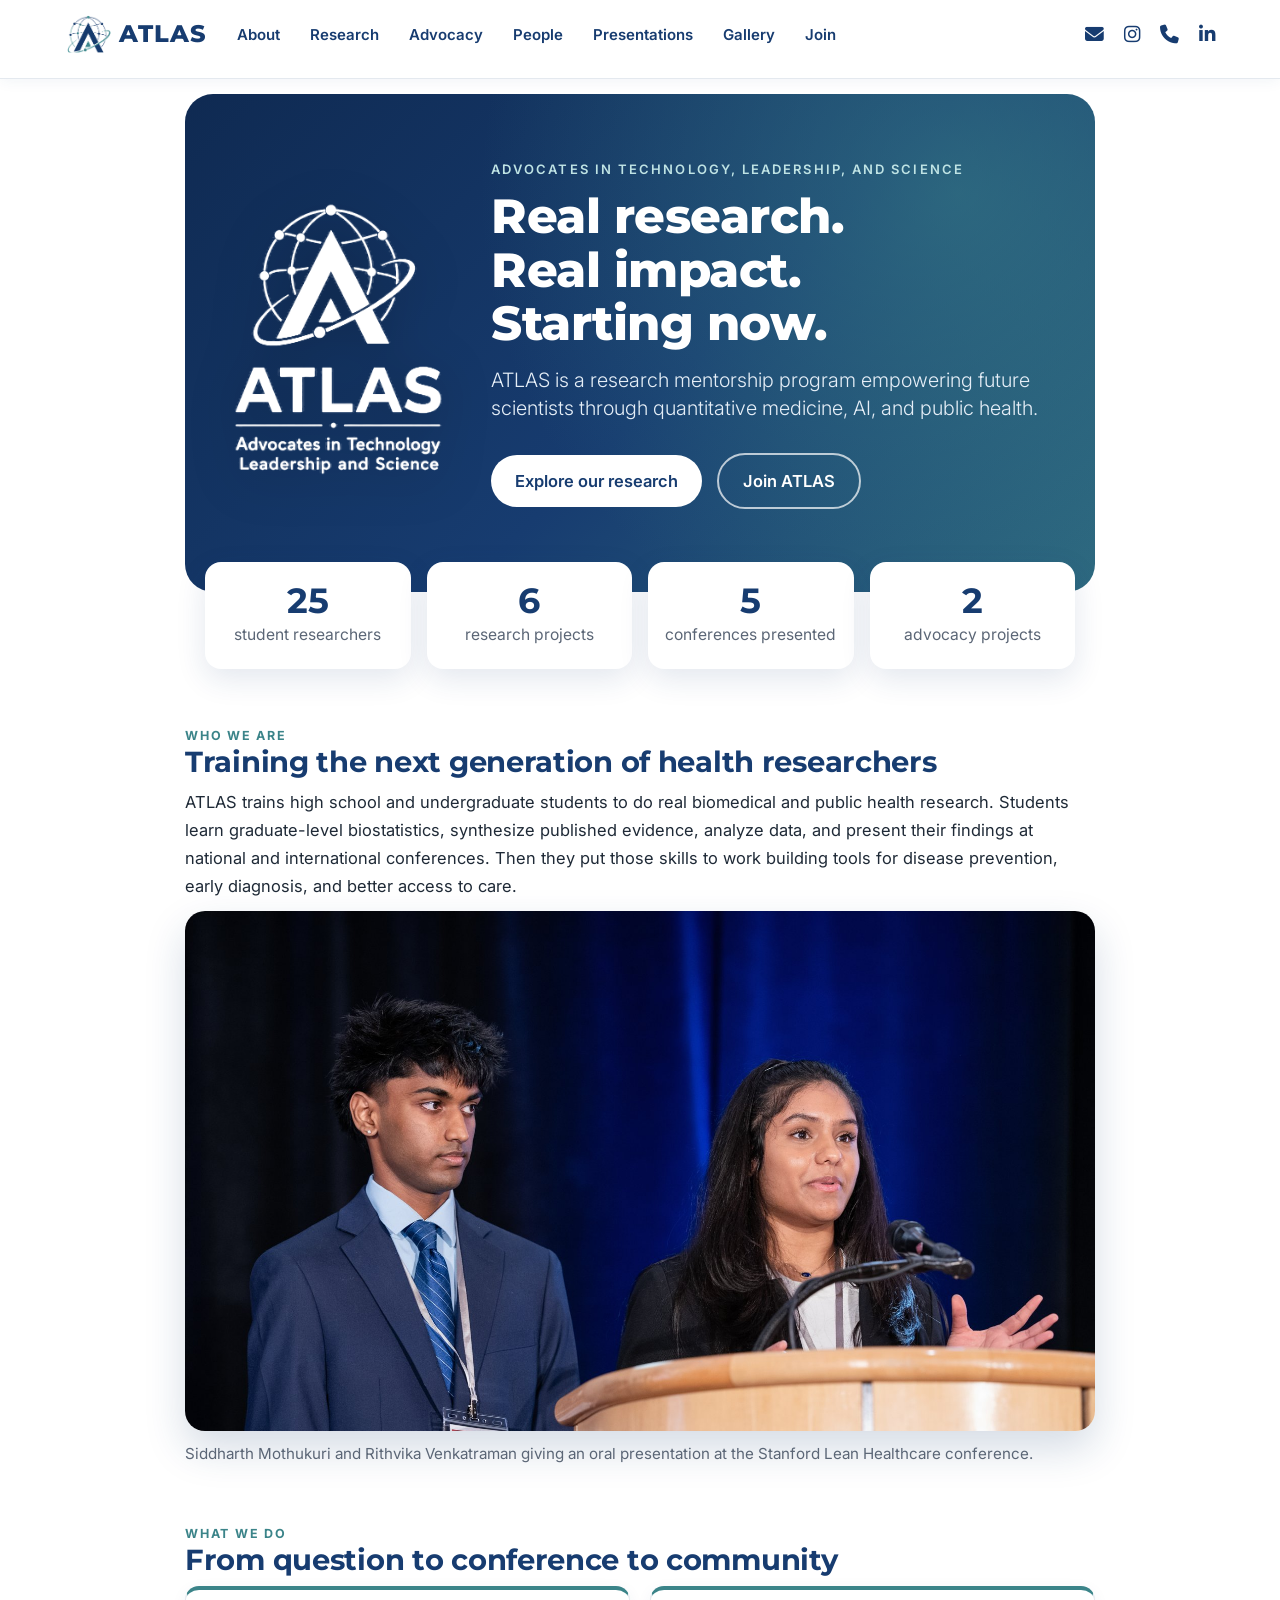
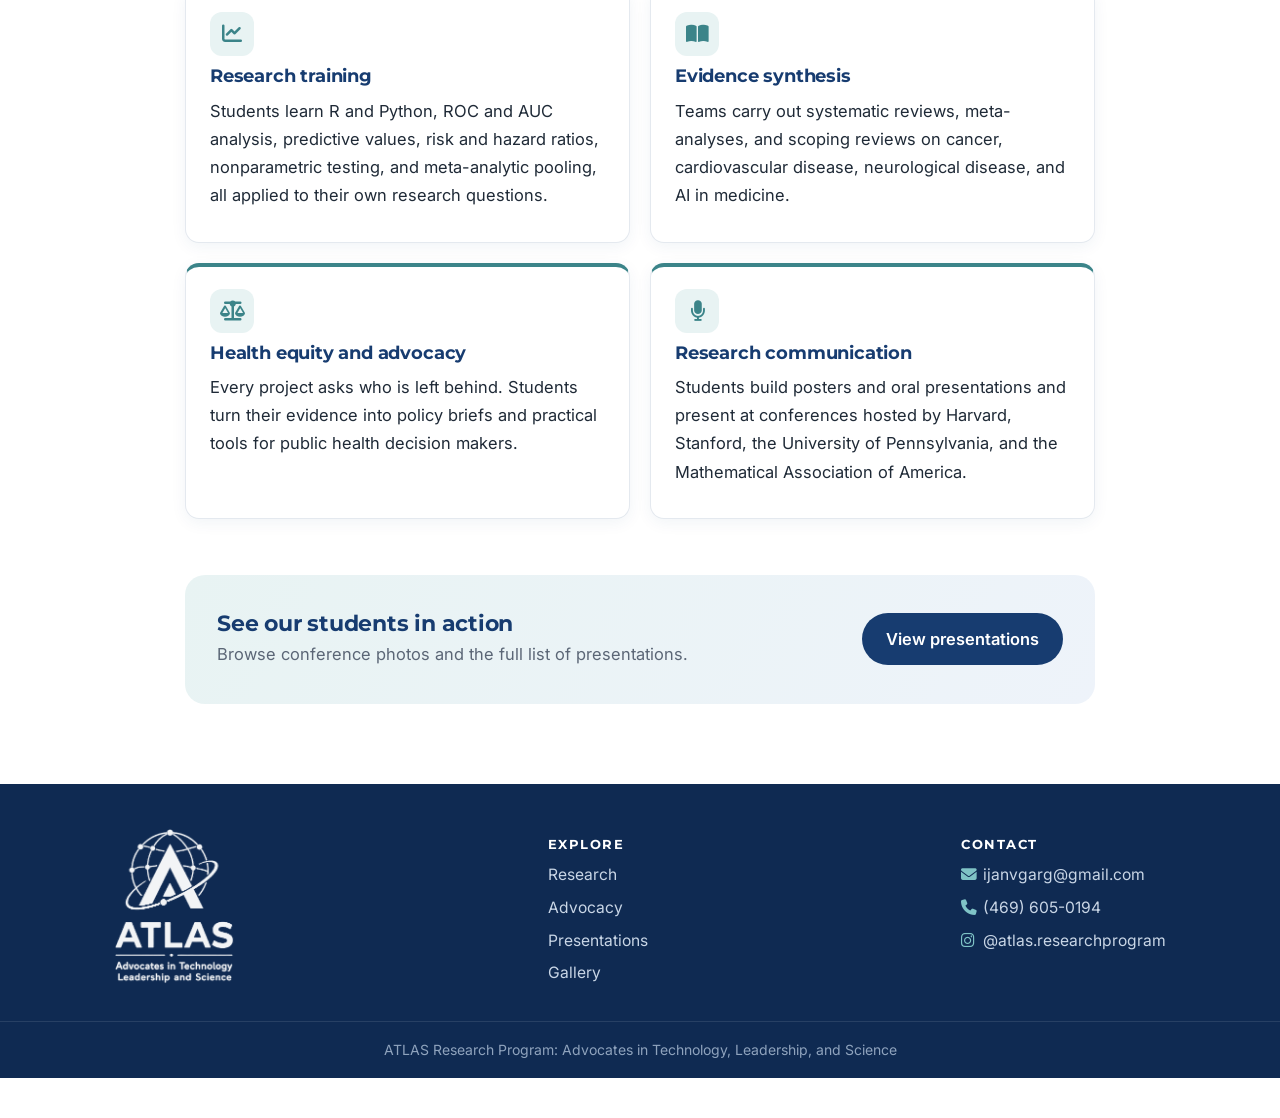
<file: docs/index.html>
<!DOCTYPE html>

<html>

<head>

<meta charset="utf-8" />
<meta name="generator" content="pandoc" />
<meta http-equiv="X-UA-Compatible" content="IE=EDGE" />




<title>ATLAS Research Program</title>

<script src="site_libs/header-attrs-2.30/header-attrs.js"></script>
<script src="site_libs/jquery-3.6.0/jquery-3.6.0.min.js"></script>
<meta name="viewport" content="width=device-width, initial-scale=1" />
<link href="site_libs/bootstrap-3.3.5/css/flatly.min.css" rel="stylesheet" />
<script src="site_libs/bootstrap-3.3.5/js/bootstrap.min.js"></script>
<script src="site_libs/bootstrap-3.3.5/shim/html5shiv.min.js"></script>
<script src="site_libs/bootstrap-3.3.5/shim/respond.min.js"></script>
<style>h1 {font-size: 34px;}
       h1.title {font-size: 38px;}
       h2 {font-size: 30px;}
       h3 {font-size: 24px;}
       h4 {font-size: 18px;}
       h5 {font-size: 16px;}
       h6 {font-size: 12px;}
       code {color: inherit; background-color: rgba(0, 0, 0, 0.04);}
       pre:not([class]) { background-color: white }</style>
<script src="site_libs/navigation-1.1/tabsets.js"></script>
<link href="site_libs/highlightjs-9.12.0/default.css" rel="stylesheet" />
<script src="site_libs/highlightjs-9.12.0/highlight.js"></script>
<link href="site_libs/font-awesome-6.5.2/css/all.min.css" rel="stylesheet" />
<link href="site_libs/font-awesome-6.5.2/css/v4-shims.min.css" rel="stylesheet" />
<link rel="icon" type="image/png" href="images/favicon.png">
<link rel="preconnect" href="https://fonts.googleapis.com">
<link rel="preconnect" href="https://fonts.gstatic.com" crossorigin>
<link href="https://fonts.googleapis.com/css2?family=Inter:wght@400;500;600&family=Montserrat:wght@600;700;800&display=swap" rel="stylesheet">
<meta name="description" content="ATLAS (Advocates in Technology, Leadership, and Science) is a research mentorship program that trains high school and undergraduate students in biostatistics, medical research, and public health advocacy.">

<style type="text/css">
  code{white-space: pre-wrap;}
  span.smallcaps{font-variant: small-caps;}
  span.underline{text-decoration: underline;}
  div.column{display: inline-block; vertical-align: top; width: 50%;}
  div.hanging-indent{margin-left: 1.5em; text-indent: -1.5em;}
  ul.task-list{list-style: none;}
    </style>

<style type="text/css">code{white-space: pre;}</style>
<script type="text/javascript">
if (window.hljs) {
  hljs.configure({languages: []});
  hljs.initHighlightingOnLoad();
  if (document.readyState && document.readyState === "complete") {
    window.setTimeout(function() { hljs.initHighlighting(); }, 0);
  }
}
</script>






<link rel="stylesheet" href="styles.css" type="text/css" />



<style type = "text/css">
.main-container {
  max-width: 940px;
  margin-left: auto;
  margin-right: auto;
}
img {
  max-width:100%;
}
.tabbed-pane {
  padding-top: 12px;
}
.html-widget {
  margin-bottom: 20px;
}
button.code-folding-btn:focus {
  outline: none;
}
summary {
  display: list-item;
}
details > summary > p:only-child {
  display: inline;
}
pre code {
  padding: 0;
}
</style>


<style type="text/css">
.dropdown-submenu {
  position: relative;
}
.dropdown-submenu>.dropdown-menu {
  top: 0;
  left: 100%;
  margin-top: -6px;
  margin-left: -1px;
  border-radius: 0 6px 6px 6px;
}
.dropdown-submenu:hover>.dropdown-menu {
  display: block;
}
.dropdown-submenu>a:after {
  display: block;
  content: " ";
  float: right;
  width: 0;
  height: 0;
  border-color: transparent;
  border-style: solid;
  border-width: 5px 0 5px 5px;
  border-left-color: #cccccc;
  margin-top: 5px;
  margin-right: -10px;
}
.dropdown-submenu:hover>a:after {
  border-left-color: #adb5bd;
}
.dropdown-submenu.pull-left {
  float: none;
}
.dropdown-submenu.pull-left>.dropdown-menu {
  left: -100%;
  margin-left: 10px;
  border-radius: 6px 0 6px 6px;
}
</style>

<script type="text/javascript">
// manage active state of menu based on current page
$(document).ready(function () {
  // active menu anchor
  href = window.location.pathname
  href = href.substr(href.lastIndexOf('/') + 1)
  if (href === "")
    href = "index.html";
  var menuAnchor = $('a[href="' + href + '"]');

  // mark the anchor link active (and if it's in a dropdown, also mark that active)
  var dropdown = menuAnchor.closest('li.dropdown');
  if (window.bootstrap) { // Bootstrap 4+
    menuAnchor.addClass('active');
    dropdown.find('> .dropdown-toggle').addClass('active');
  } else { // Bootstrap 3
    menuAnchor.parent().addClass('active');
    dropdown.addClass('active');
  }

  // Navbar adjustments
  var navHeight = $(".navbar").first().height() + 15;
  var style = document.createElement('style');
  var pt = "padding-top: " + navHeight + "px; ";
  var mt = "margin-top: -" + navHeight + "px; ";
  var css = "";
  // offset scroll position for anchor links (for fixed navbar)
  for (var i = 1; i <= 6; i++) {
    css += ".section h" + i + "{ " + pt + mt + "}\n";
  }
  style.innerHTML = "body {" + pt + "padding-bottom: 40px; }\n" + css;
  document.head.appendChild(style);
});
</script>

<!-- tabsets -->

<style type="text/css">
.tabset-dropdown > .nav-tabs {
  display: inline-table;
  max-height: 500px;
  min-height: 44px;
  overflow-y: auto;
  border: 1px solid #ddd;
  border-radius: 4px;
}

.tabset-dropdown > .nav-tabs > li.active:before, .tabset-dropdown > .nav-tabs.nav-tabs-open:before {
  content: "\e259";
  font-family: 'Glyphicons Halflings';
  display: inline-block;
  padding: 10px;
  border-right: 1px solid #ddd;
}

.tabset-dropdown > .nav-tabs.nav-tabs-open > li.active:before {
  content: "\e258";
  font-family: 'Glyphicons Halflings';
  border: none;
}

.tabset-dropdown > .nav-tabs > li.active {
  display: block;
}

.tabset-dropdown > .nav-tabs > li > a,
.tabset-dropdown > .nav-tabs > li > a:focus,
.tabset-dropdown > .nav-tabs > li > a:hover {
  border: none;
  display: inline-block;
  border-radius: 4px;
  background-color: transparent;
}

.tabset-dropdown > .nav-tabs.nav-tabs-open > li {
  display: block;
  float: none;
}

.tabset-dropdown > .nav-tabs > li {
  display: none;
}
</style>

<!-- code folding -->




</head>

<body>


<div class="container-fluid main-container">




<div class="navbar navbar-default  navbar-fixed-top" role="navigation">
  <div class="container">
    <div class="navbar-header">
      <button type="button" class="navbar-toggle collapsed" data-toggle="collapse" data-bs-toggle="collapse" data-target="#navbar" data-bs-target="#navbar">
        <span class="icon-bar"></span>
        <span class="icon-bar"></span>
        <span class="icon-bar"></span>
      </button>
      <a class="navbar-brand" href="index.html">ATLAS</a>
    </div>
    <div id="navbar" class="navbar-collapse collapse">
      <ul class="nav navbar-nav">
        <li>
  <a href="about.html">About</a>
</li>
<li>
  <a href="research.html">Research</a>
</li>
<li>
  <a href="advocacy.html">Advocacy</a>
</li>
<li>
  <a href="people.html">People</a>
</li>
<li>
  <a href="presentations.html">Presentations</a>
</li>
<li>
  <a href="gallery.html">Gallery</a>
</li>
<li>
  <a href="join.html">Join</a>
</li>
      </ul>
      <ul class="nav navbar-nav navbar-right">
        <li>
  <a href="mailto:ijanvgarg@gmail.com">
    <span class="fa fa-envelope fa-lg"></span>
     
  </a>
</li>
<li>
  <a href="https://www.instagram.com/atlas.researchprogram">
    <span class="fa fa-instagram fa-lg"></span>
     
  </a>
</li>
<li>
  <a href="tel:+14696050194">
    <span class="fa fa-phone fa-lg"></span>
     
  </a>
</li>
<li>
  <a href="https://www.linkedin.com/in/janvi-garg-3b1069219">
    <span class="fa fa-linkedin fa-lg"></span>
     
  </a>
</li>
      </ul>
    </div><!--/.nav-collapse -->
  </div><!--/.container -->
</div><!--/.navbar -->

<div id="header">




</div>


<div class="hero">
<div class="hero-logo">
<img src="images/logo-white.png" alt="ATLAS logo">
</div>
<div class="hero-text">
<div class="eyebrow">
Advocates in Technology, Leadership, and Science
</div>
<h1>
Real research.<br>Real impact.<br>Starting now.
</h1>
<p class="lead">
ATLAS is a research mentorship program empowering future scientists
through quantitative medicine, AI, and public health.
</p>
<p><a class="btn-atlas" href="research.html">Explore our research</a>
<a class="btn-atlas-outline" href="join.html">Join ATLAS</a></p>
</div>
</div>
<div class="stats">
<div class="stat">
<strong>25</strong><span>student researchers</span>
</div>
<div class="stat">
<strong>6</strong><span>research projects</span>
</div>
<div class="stat">
<strong>5</strong><span>conferences presented</span>
</div>
<div class="stat">
<strong>2</strong><span>advocacy projects</span>
</div>
</div>
<div class="section-label">
Who we are
</div>
<div id="training-the-next-generation-of-health-researchers"
class="section level2">
<h2>Training the next generation of health researchers</h2>
<p>ATLAS trains high school and undergraduate students to do real
biomedical and public health research. Students learn graduate-level
biostatistics, synthesize published evidence, analyze data, and present
their findings at national and international conferences. Then they put
those skills to work building tools for disease prevention, early
diagnosis, and better access to care.</p>
<figure class="feature-photo">
<img src="images/hero.jpg" alt="ATLAS researchers Siddharth Mothukuri and Rithvika Venkatraman presenting at Stanford Lean Healthcare">
<figcaption>
Siddharth Mothukuri and Rithvika Venkatraman giving an oral presentation
at the Stanford Lean Healthcare conference.
</figcaption>
</figure>
<div class="section-label">
What we do
</div>
</div>
<div id="from-question-to-conference-to-community"
class="section level2">
<h2>From question to conference to community</h2>
<div class="grid-2">
<div class="card">
<div class="icon">
<i class="fa fa-chart-line"></i>
</div>
<h4>
Research training
</h4>
<p>Students learn R and Python, ROC and AUC analysis, predictive values,
risk and hazard ratios, nonparametric testing, and meta-analytic
pooling, all applied to their own research questions.</p>
</div>
<div class="card">
<div class="icon">
<i class="fa fa-book-open"></i>
</div>
<h4>
Evidence synthesis
</h4>
<p>Teams carry out systematic reviews, meta-analyses, and scoping
reviews on cancer, cardiovascular disease, neurological disease, and AI
in medicine.</p>
</div>
<div class="card">
<div class="icon">
<i class="fa fa-balance-scale"></i>
</div>
<h4>
Health equity and advocacy
</h4>
<p>Every project asks who is left behind. Students turn their evidence
into policy briefs and practical tools for public health decision
makers.</p>
</div>
<div class="card">
<div class="icon">
<i class="fa fa-microphone"></i>
</div>
<h4>
Research communication
</h4>
<p>Students build posters and oral presentations and present at
conferences hosted by Harvard, Stanford, the University of Pennsylvania,
and the Mathematical Association of America.</p>
</div>
</div>
<div class="cta-band">
<div>
<h3>
See our students in action
</h3>
<p>
Browse conference photos and the full list of presentations.
</p>
</div>
<p><a class="btn-atlas" href="presentations.html">View
presentations</a></p>
</div>
</div>

<footer class="site-footer">
  <div class="footer-inner">
    <div class="footer-brand">
      <img src="images/logo-white.png" alt="ATLAS logo">
    </div>
    <div class="footer-col">
      <h5>Explore</h5>
      <a href="research.html">Research</a>
      <a href="advocacy.html">Advocacy</a>
      <a href="presentations.html">Presentations</a>
      <a href="gallery.html">Gallery</a>
    </div>
    <div class="footer-col">
      <h5>Contact</h5>
      <a href="mailto:ijanvgarg@gmail.com"><i class="fa fa-envelope"></i> ijanvgarg@gmail.com</a>
      <a href="tel:+14696050194"><i class="fa fa-phone"></i> (469) 605-0194</a>
      <a href="https://www.instagram.com/atlas.researchprogram" target="_blank"><i class="fa fa-instagram"></i> @atlas.researchprogram</a>
    </div>
  </div>
  <div class="footer-bottom">ATLAS Research Program: Advocates in Technology, Leadership, and Science</div>
</footer>



</div>

<script>

// add bootstrap table styles to pandoc tables
function bootstrapStylePandocTables() {
  $('tr.odd').parent('tbody').parent('table').addClass('table table-condensed');
}
$(document).ready(function () {
  bootstrapStylePandocTables();
});


</script>

<!-- tabsets -->

<script>
$(document).ready(function () {
  window.buildTabsets("TOC");
});

$(document).ready(function () {
  $('.tabset-dropdown > .nav-tabs > li').click(function () {
    $(this).parent().toggleClass('nav-tabs-open');
  });
});
</script>

<!-- code folding -->


<!-- dynamically load mathjax for compatibility with self-contained -->
<script>
  (function () {
    var script = document.createElement("script");
    script.type = "text/javascript";
    script.src  = "https://mathjax.rstudio.com/latest/MathJax.js?config=TeX-AMS-MML_HTMLorMML";
    document.getElementsByTagName("head")[0].appendChild(script);
  })();
</script>

</body>
</html>
</file>
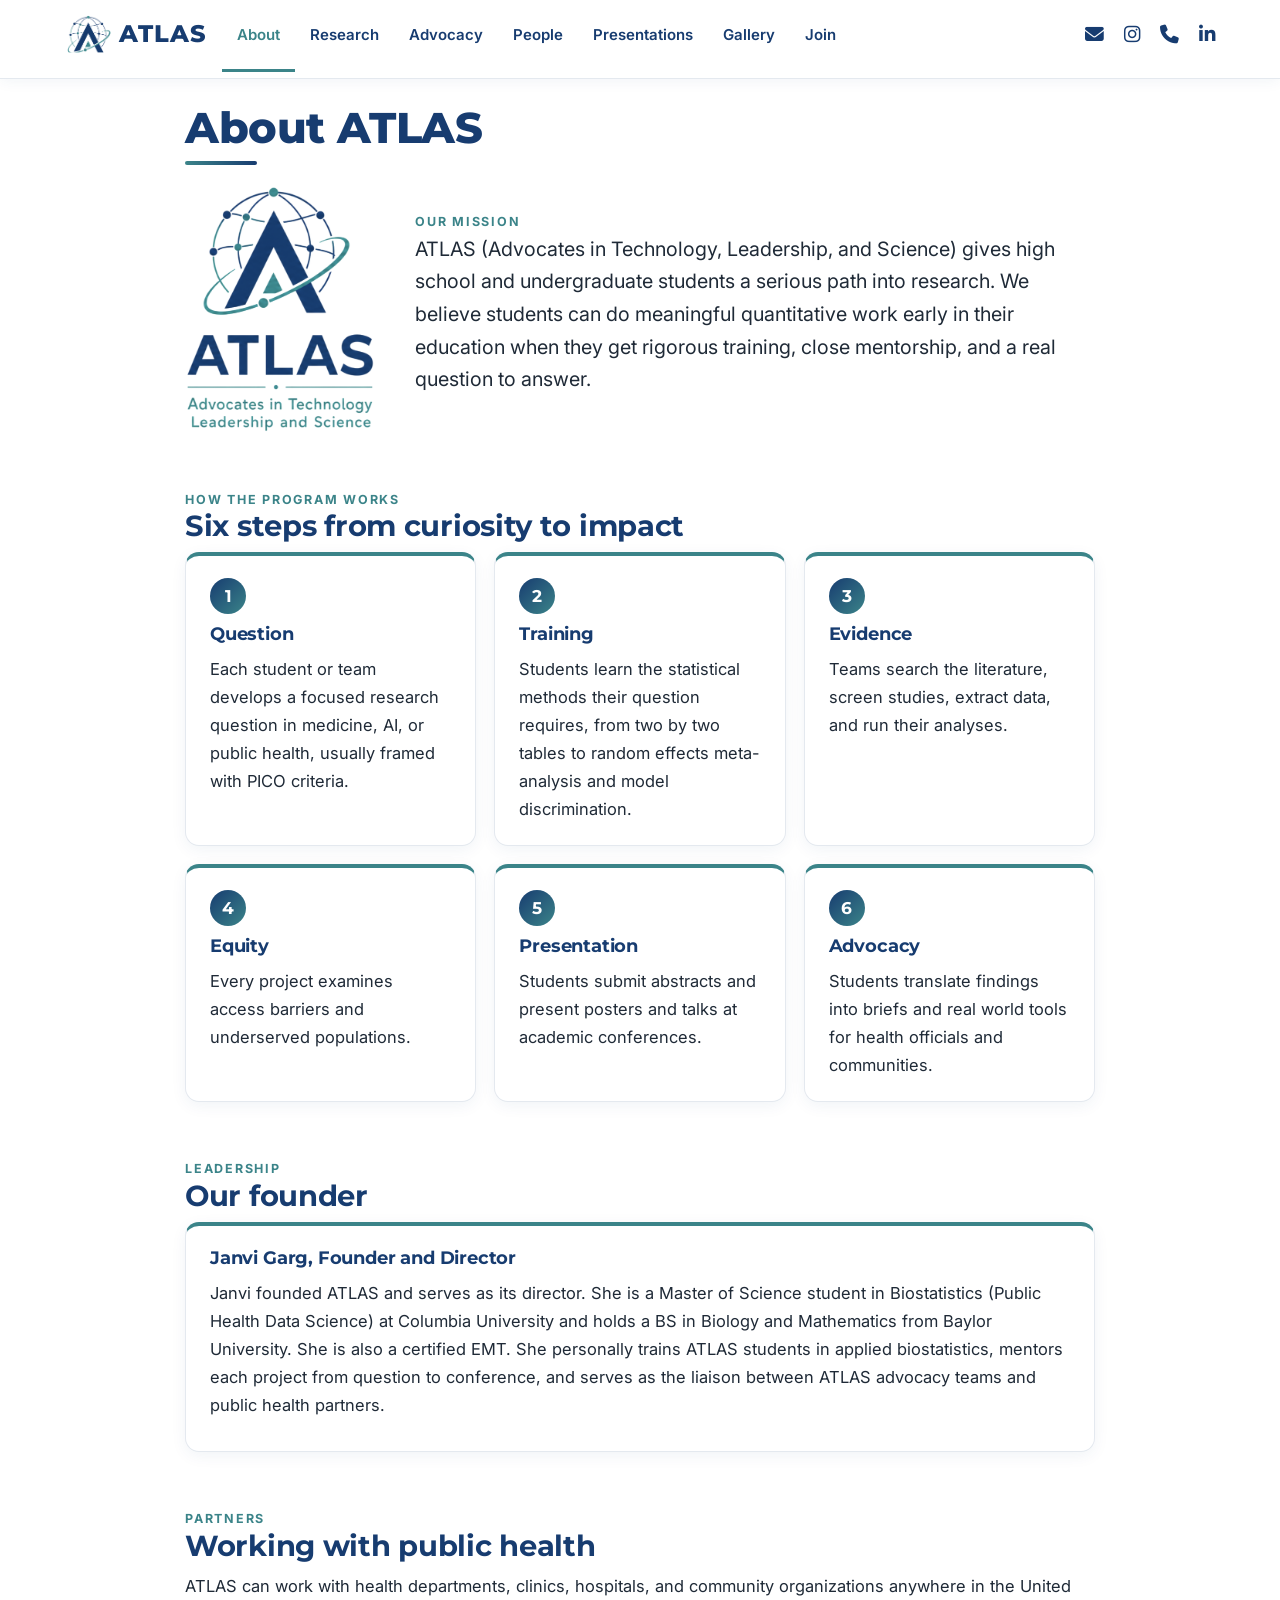
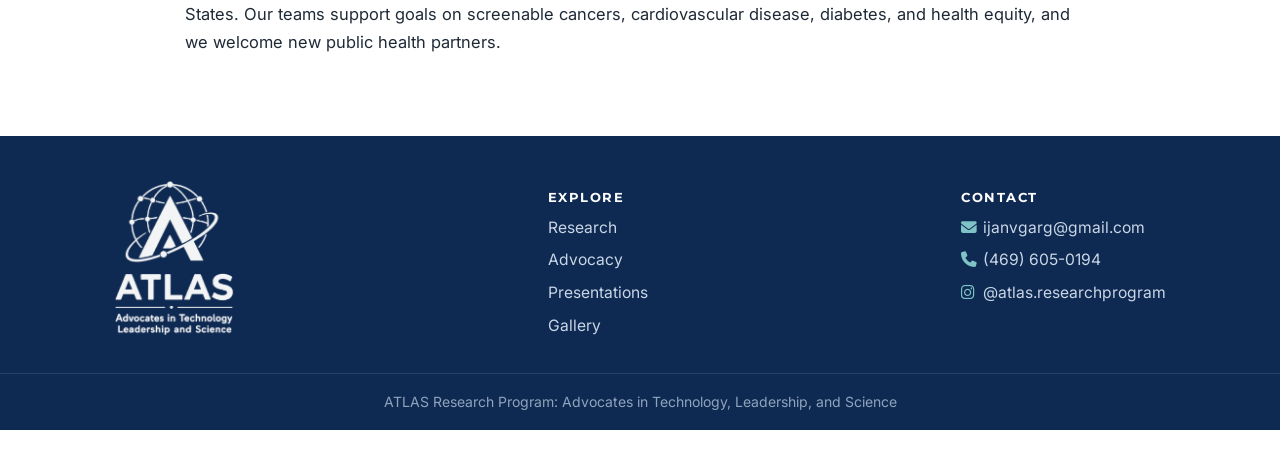
<file: docs/about.html>
<!DOCTYPE html>

<html>

<head>

<meta charset="utf-8" />
<meta name="generator" content="pandoc" />
<meta http-equiv="X-UA-Compatible" content="IE=EDGE" />




<title>About ATLAS</title>

<script src="site_libs/header-attrs-2.30/header-attrs.js"></script>
<script src="site_libs/jquery-3.6.0/jquery-3.6.0.min.js"></script>
<meta name="viewport" content="width=device-width, initial-scale=1" />
<link href="site_libs/bootstrap-3.3.5/css/flatly.min.css" rel="stylesheet" />
<script src="site_libs/bootstrap-3.3.5/js/bootstrap.min.js"></script>
<script src="site_libs/bootstrap-3.3.5/shim/html5shiv.min.js"></script>
<script src="site_libs/bootstrap-3.3.5/shim/respond.min.js"></script>
<style>h1 {font-size: 34px;}
       h1.title {font-size: 38px;}
       h2 {font-size: 30px;}
       h3 {font-size: 24px;}
       h4 {font-size: 18px;}
       h5 {font-size: 16px;}
       h6 {font-size: 12px;}
       code {color: inherit; background-color: rgba(0, 0, 0, 0.04);}
       pre:not([class]) { background-color: white }</style>
<script src="site_libs/navigation-1.1/tabsets.js"></script>
<link href="site_libs/highlightjs-9.12.0/default.css" rel="stylesheet" />
<script src="site_libs/highlightjs-9.12.0/highlight.js"></script>
<link href="site_libs/font-awesome-6.5.2/css/all.min.css" rel="stylesheet" />
<link href="site_libs/font-awesome-6.5.2/css/v4-shims.min.css" rel="stylesheet" />
<link rel="icon" type="image/png" href="images/favicon.png">
<link rel="preconnect" href="https://fonts.googleapis.com">
<link rel="preconnect" href="https://fonts.gstatic.com" crossorigin>
<link href="https://fonts.googleapis.com/css2?family=Inter:wght@400;500;600&family=Montserrat:wght@600;700;800&display=swap" rel="stylesheet">
<meta name="description" content="ATLAS (Advocates in Technology, Leadership, and Science) is a research mentorship program that trains high school and undergraduate students in biostatistics, medical research, and public health advocacy.">

<style type="text/css">
  code{white-space: pre-wrap;}
  span.smallcaps{font-variant: small-caps;}
  span.underline{text-decoration: underline;}
  div.column{display: inline-block; vertical-align: top; width: 50%;}
  div.hanging-indent{margin-left: 1.5em; text-indent: -1.5em;}
  ul.task-list{list-style: none;}
    </style>

<style type="text/css">code{white-space: pre;}</style>
<script type="text/javascript">
if (window.hljs) {
  hljs.configure({languages: []});
  hljs.initHighlightingOnLoad();
  if (document.readyState && document.readyState === "complete") {
    window.setTimeout(function() { hljs.initHighlighting(); }, 0);
  }
}
</script>






<link rel="stylesheet" href="styles.css" type="text/css" />



<style type = "text/css">
.main-container {
  max-width: 940px;
  margin-left: auto;
  margin-right: auto;
}
img {
  max-width:100%;
}
.tabbed-pane {
  padding-top: 12px;
}
.html-widget {
  margin-bottom: 20px;
}
button.code-folding-btn:focus {
  outline: none;
}
summary {
  display: list-item;
}
details > summary > p:only-child {
  display: inline;
}
pre code {
  padding: 0;
}
</style>


<style type="text/css">
.dropdown-submenu {
  position: relative;
}
.dropdown-submenu>.dropdown-menu {
  top: 0;
  left: 100%;
  margin-top: -6px;
  margin-left: -1px;
  border-radius: 0 6px 6px 6px;
}
.dropdown-submenu:hover>.dropdown-menu {
  display: block;
}
.dropdown-submenu>a:after {
  display: block;
  content: " ";
  float: right;
  width: 0;
  height: 0;
  border-color: transparent;
  border-style: solid;
  border-width: 5px 0 5px 5px;
  border-left-color: #cccccc;
  margin-top: 5px;
  margin-right: -10px;
}
.dropdown-submenu:hover>a:after {
  border-left-color: #adb5bd;
}
.dropdown-submenu.pull-left {
  float: none;
}
.dropdown-submenu.pull-left>.dropdown-menu {
  left: -100%;
  margin-left: 10px;
  border-radius: 6px 0 6px 6px;
}
</style>

<script type="text/javascript">
// manage active state of menu based on current page
$(document).ready(function () {
  // active menu anchor
  href = window.location.pathname
  href = href.substr(href.lastIndexOf('/') + 1)
  if (href === "")
    href = "index.html";
  var menuAnchor = $('a[href="' + href + '"]');

  // mark the anchor link active (and if it's in a dropdown, also mark that active)
  var dropdown = menuAnchor.closest('li.dropdown');
  if (window.bootstrap) { // Bootstrap 4+
    menuAnchor.addClass('active');
    dropdown.find('> .dropdown-toggle').addClass('active');
  } else { // Bootstrap 3
    menuAnchor.parent().addClass('active');
    dropdown.addClass('active');
  }

  // Navbar adjustments
  var navHeight = $(".navbar").first().height() + 15;
  var style = document.createElement('style');
  var pt = "padding-top: " + navHeight + "px; ";
  var mt = "margin-top: -" + navHeight + "px; ";
  var css = "";
  // offset scroll position for anchor links (for fixed navbar)
  for (var i = 1; i <= 6; i++) {
    css += ".section h" + i + "{ " + pt + mt + "}\n";
  }
  style.innerHTML = "body {" + pt + "padding-bottom: 40px; }\n" + css;
  document.head.appendChild(style);
});
</script>

<!-- tabsets -->

<style type="text/css">
.tabset-dropdown > .nav-tabs {
  display: inline-table;
  max-height: 500px;
  min-height: 44px;
  overflow-y: auto;
  border: 1px solid #ddd;
  border-radius: 4px;
}

.tabset-dropdown > .nav-tabs > li.active:before, .tabset-dropdown > .nav-tabs.nav-tabs-open:before {
  content: "\e259";
  font-family: 'Glyphicons Halflings';
  display: inline-block;
  padding: 10px;
  border-right: 1px solid #ddd;
}

.tabset-dropdown > .nav-tabs.nav-tabs-open > li.active:before {
  content: "\e258";
  font-family: 'Glyphicons Halflings';
  border: none;
}

.tabset-dropdown > .nav-tabs > li.active {
  display: block;
}

.tabset-dropdown > .nav-tabs > li > a,
.tabset-dropdown > .nav-tabs > li > a:focus,
.tabset-dropdown > .nav-tabs > li > a:hover {
  border: none;
  display: inline-block;
  border-radius: 4px;
  background-color: transparent;
}

.tabset-dropdown > .nav-tabs.nav-tabs-open > li {
  display: block;
  float: none;
}

.tabset-dropdown > .nav-tabs > li {
  display: none;
}
</style>

<!-- code folding -->




</head>

<body>


<div class="container-fluid main-container">




<div class="navbar navbar-default  navbar-fixed-top" role="navigation">
  <div class="container">
    <div class="navbar-header">
      <button type="button" class="navbar-toggle collapsed" data-toggle="collapse" data-bs-toggle="collapse" data-target="#navbar" data-bs-target="#navbar">
        <span class="icon-bar"></span>
        <span class="icon-bar"></span>
        <span class="icon-bar"></span>
      </button>
      <a class="navbar-brand" href="index.html">ATLAS</a>
    </div>
    <div id="navbar" class="navbar-collapse collapse">
      <ul class="nav navbar-nav">
        <li>
  <a href="about.html">About</a>
</li>
<li>
  <a href="research.html">Research</a>
</li>
<li>
  <a href="advocacy.html">Advocacy</a>
</li>
<li>
  <a href="people.html">People</a>
</li>
<li>
  <a href="presentations.html">Presentations</a>
</li>
<li>
  <a href="gallery.html">Gallery</a>
</li>
<li>
  <a href="join.html">Join</a>
</li>
      </ul>
      <ul class="nav navbar-nav navbar-right">
        <li>
  <a href="mailto:ijanvgarg@gmail.com">
    <span class="fa fa-envelope fa-lg"></span>
     
  </a>
</li>
<li>
  <a href="https://www.instagram.com/atlas.researchprogram">
    <span class="fa fa-instagram fa-lg"></span>
     
  </a>
</li>
<li>
  <a href="tel:+14696050194">
    <span class="fa fa-phone fa-lg"></span>
     
  </a>
</li>
<li>
  <a href="https://www.linkedin.com/in/janvi-garg-3b1069219">
    <span class="fa fa-linkedin fa-lg"></span>
     
  </a>
</li>
      </ul>
    </div><!--/.nav-collapse -->
  </div><!--/.container -->
</div><!--/.navbar -->

<div id="header">



<h1 class="title toc-ignore">About ATLAS</h1>

</div>


<div class="about-intro">
<img src="images/logo.png" alt="ATLAS logo">
<div>
<div class="section-label" style="margin-top:0">
Our mission
</div>
<p class="big">
ATLAS (Advocates in Technology, Leadership, and Science) gives high
school and undergraduate students a serious path into research. We
believe students can do meaningful quantitative work early in their
education when they get rigorous training, close mentorship, and a real
question to answer.
</p>
</div>
</div>
<div class="section-label">
How the program works
</div>
<div id="six-steps-from-curiosity-to-impact" class="section level2">
<h2>Six steps from curiosity to impact</h2>
<div class="steps">
<div class="card step">
<span class="num">1</span>
<h4>
Question
</h4>
Each student or team develops a focused research question in medicine,
AI, or public health, usually framed with PICO criteria.
</div>
<div class="card step">
<span class="num">2</span>
<h4>
Training
</h4>
Students learn the statistical methods their question requires, from two
by two tables to random effects meta-analysis and model discrimination.
</div>
<div class="card step">
<span class="num">3</span>
<h4>
Evidence
</h4>
Teams search the literature, screen studies, extract data, and run their
analyses.
</div>
<div class="card step">
<span class="num">4</span>
<h4>
Equity
</h4>
Every project examines access barriers and underserved populations.
</div>
<div class="card step">
<span class="num">5</span>
<h4>
Presentation
</h4>
Students submit abstracts and present posters and talks at academic
conferences.
</div>
<div class="card step">
<span class="num">6</span>
<h4>
Advocacy
</h4>
Students translate findings into briefs and real world tools for health
officials and communities.
</div>
</div>
<div class="section-label">
Leadership
</div>
</div>
<div id="our-founder" class="section level2">
<h2>Our founder</h2>
<div class="card">
<h4>
Janvi Garg, Founder and Director
</h4>
<p>Janvi founded ATLAS and serves as its director. She is a Master of
Science student in Biostatistics (Public Health Data Science) at
Columbia University and holds a BS in Biology and Mathematics from
Baylor University. She is also a certified EMT. She personally trains
ATLAS students in applied biostatistics, mentors each project from
question to conference, and serves as the liaison between ATLAS advocacy
teams and public health partners.</p>
</div>
<div class="section-label">
Partners
</div>
</div>
<div id="working-with-public-health" class="section level2">
<h2>Working with public health</h2>
<p>ATLAS can work with health departments, clinics, hospitals, and
community organizations anywhere in the United States. Our teams support
goals on screenable cancers, cardiovascular disease, diabetes, and
health equity, and we welcome new public health partners.</p>
</div>

<footer class="site-footer">
  <div class="footer-inner">
    <div class="footer-brand">
      <img src="images/logo-white.png" alt="ATLAS logo">
    </div>
    <div class="footer-col">
      <h5>Explore</h5>
      <a href="research.html">Research</a>
      <a href="advocacy.html">Advocacy</a>
      <a href="presentations.html">Presentations</a>
      <a href="gallery.html">Gallery</a>
    </div>
    <div class="footer-col">
      <h5>Contact</h5>
      <a href="mailto:ijanvgarg@gmail.com"><i class="fa fa-envelope"></i> ijanvgarg@gmail.com</a>
      <a href="tel:+14696050194"><i class="fa fa-phone"></i> (469) 605-0194</a>
      <a href="https://www.instagram.com/atlas.researchprogram" target="_blank"><i class="fa fa-instagram"></i> @atlas.researchprogram</a>
    </div>
  </div>
  <div class="footer-bottom">ATLAS Research Program: Advocates in Technology, Leadership, and Science</div>
</footer>



</div>

<script>

// add bootstrap table styles to pandoc tables
function bootstrapStylePandocTables() {
  $('tr.odd').parent('tbody').parent('table').addClass('table table-condensed');
}
$(document).ready(function () {
  bootstrapStylePandocTables();
});


</script>

<!-- tabsets -->

<script>
$(document).ready(function () {
  window.buildTabsets("TOC");
});

$(document).ready(function () {
  $('.tabset-dropdown > .nav-tabs > li').click(function () {
    $(this).parent().toggleClass('nav-tabs-open');
  });
});
</script>

<!-- code folding -->


<!-- dynamically load mathjax for compatibility with self-contained -->
<script>
  (function () {
    var script = document.createElement("script");
    script.type = "text/javascript";
    script.src  = "https://mathjax.rstudio.com/latest/MathJax.js?config=TeX-AMS-MML_HTMLorMML";
    document.getElementsByTagName("head")[0].appendChild(script);
  })();
</script>

</body>
</html>
</file>
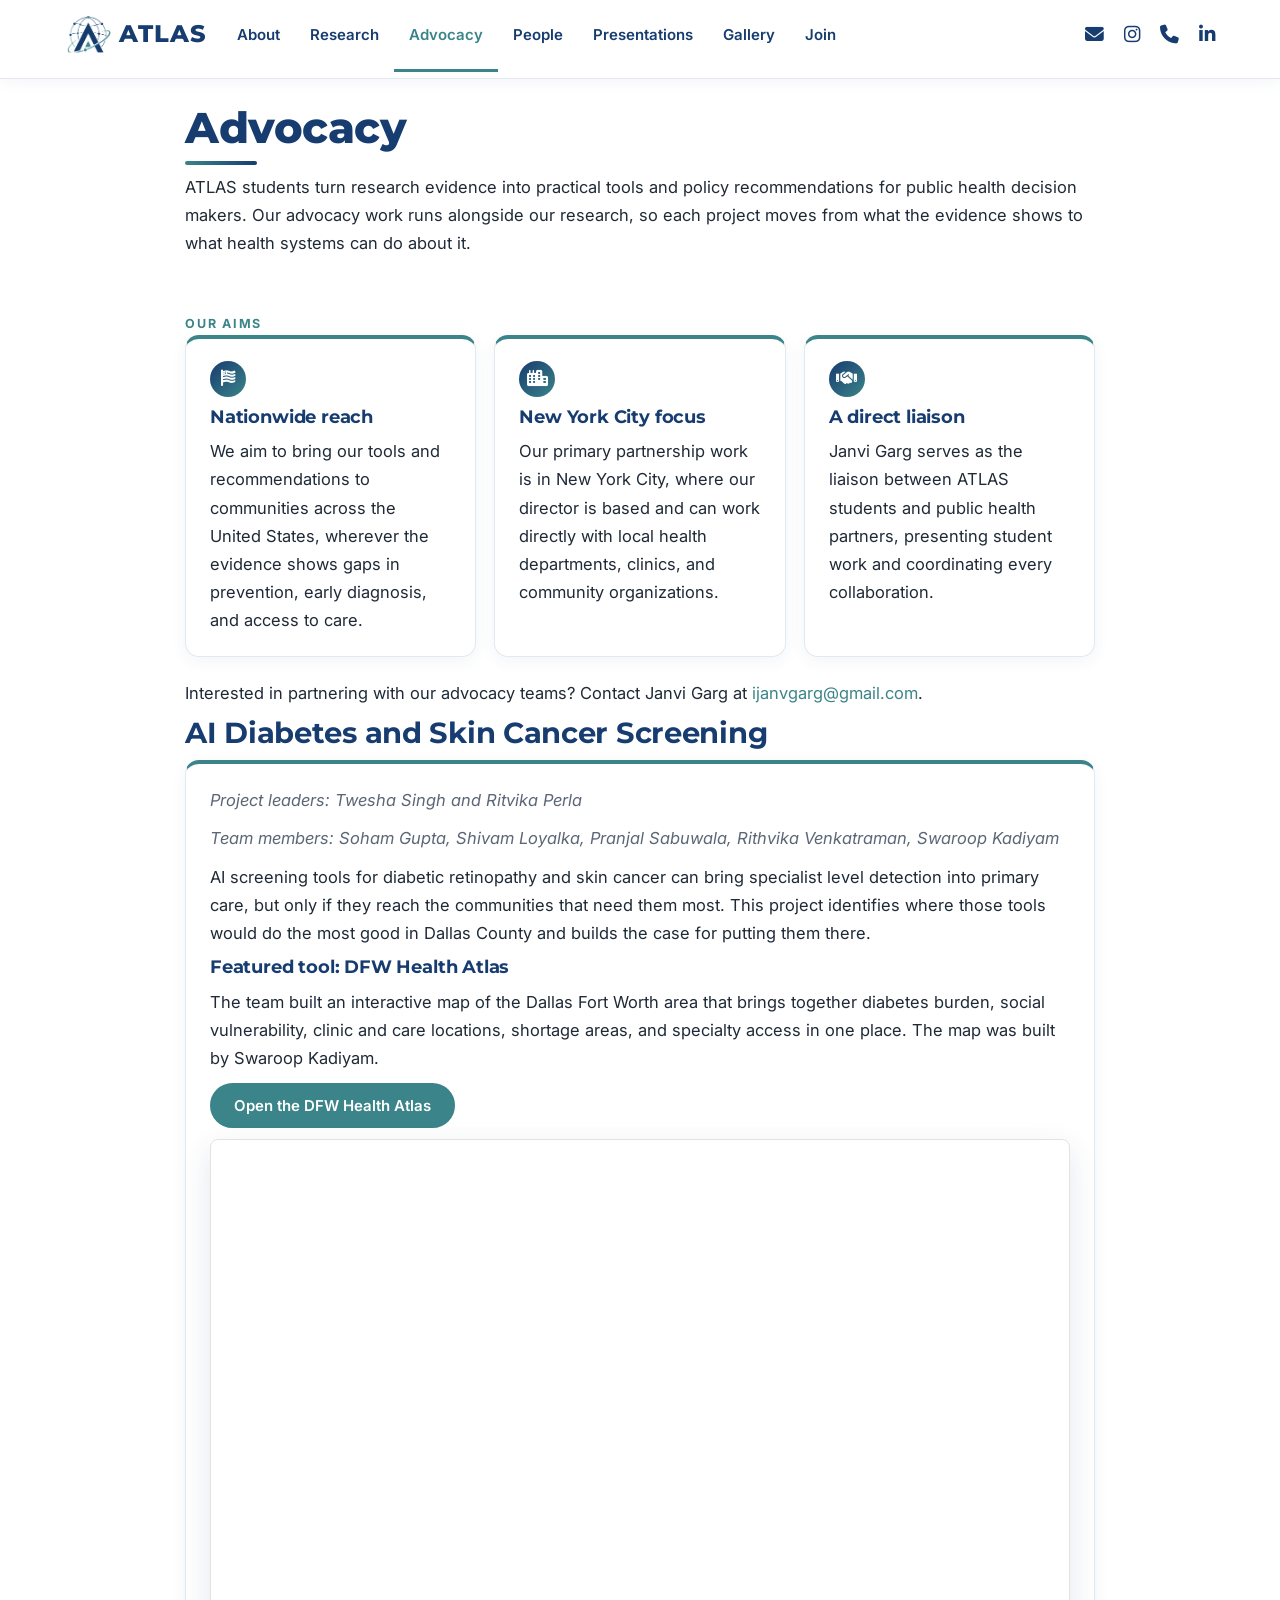
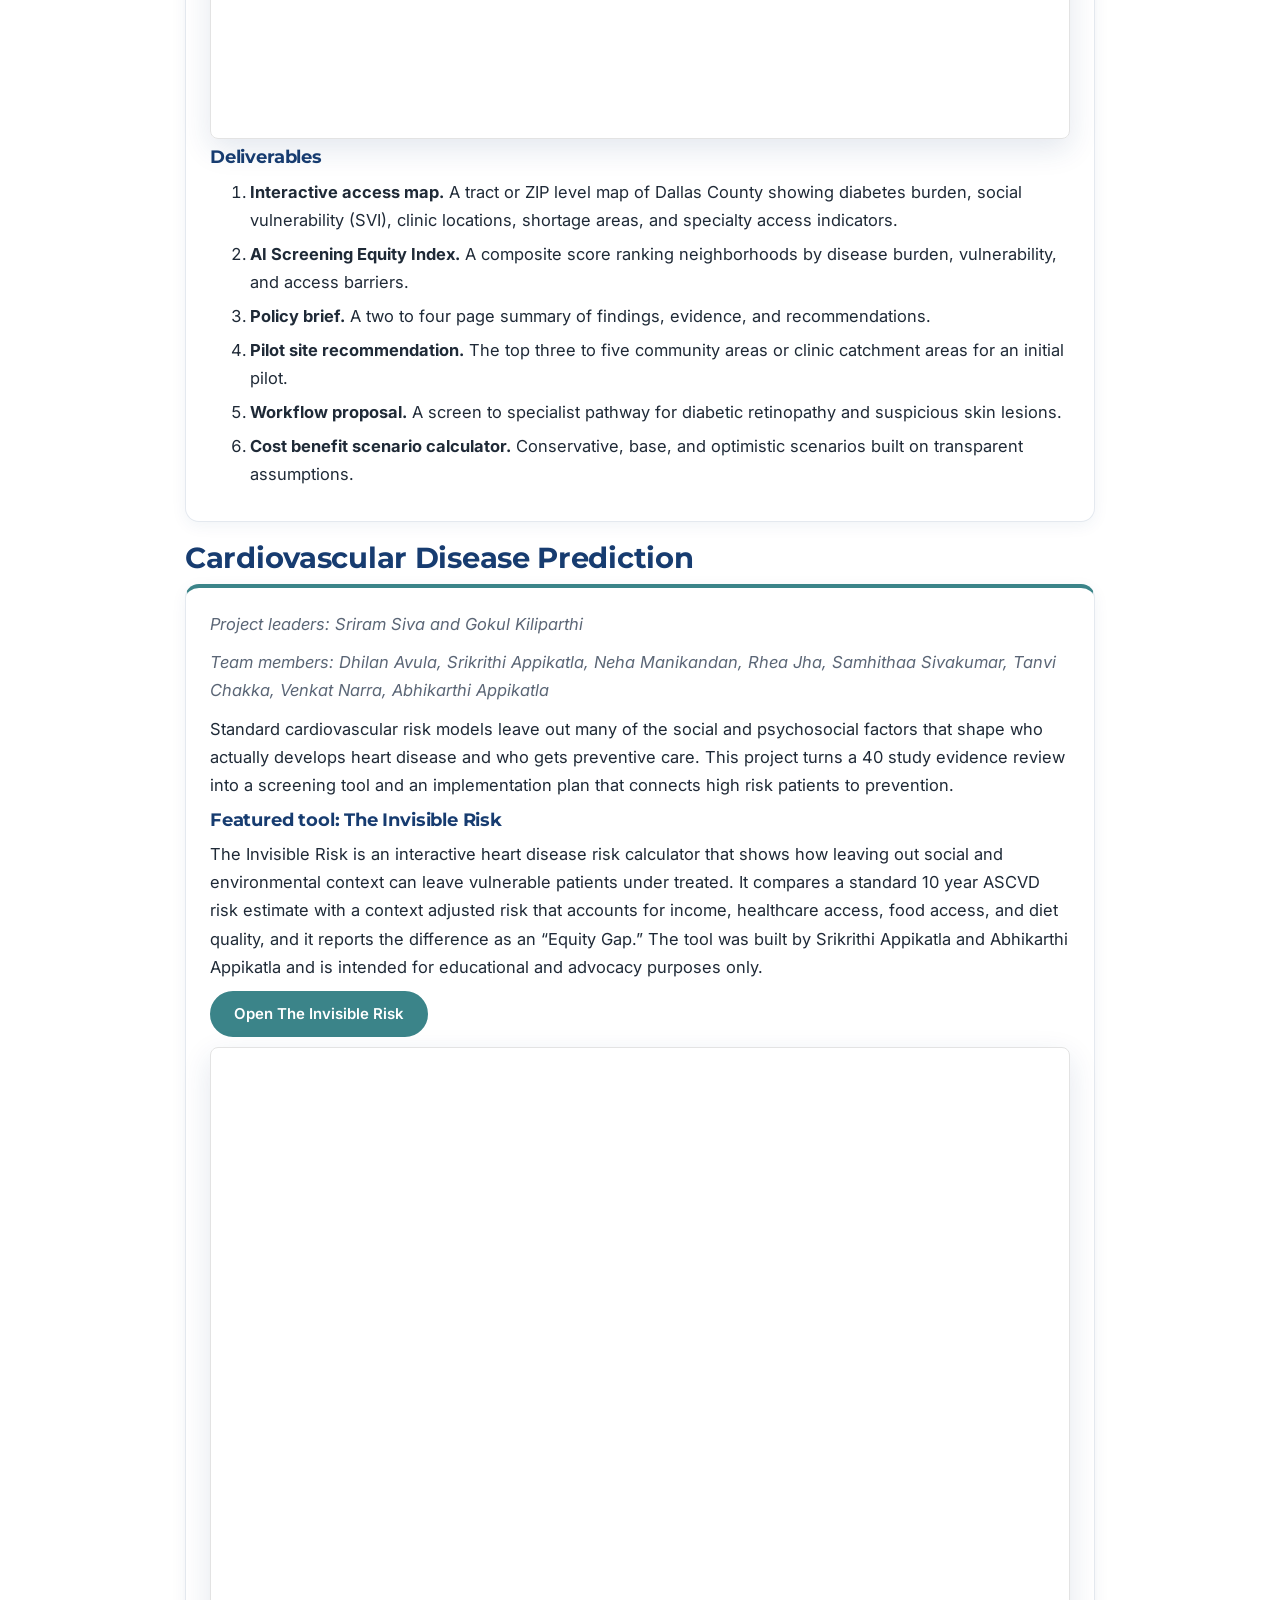
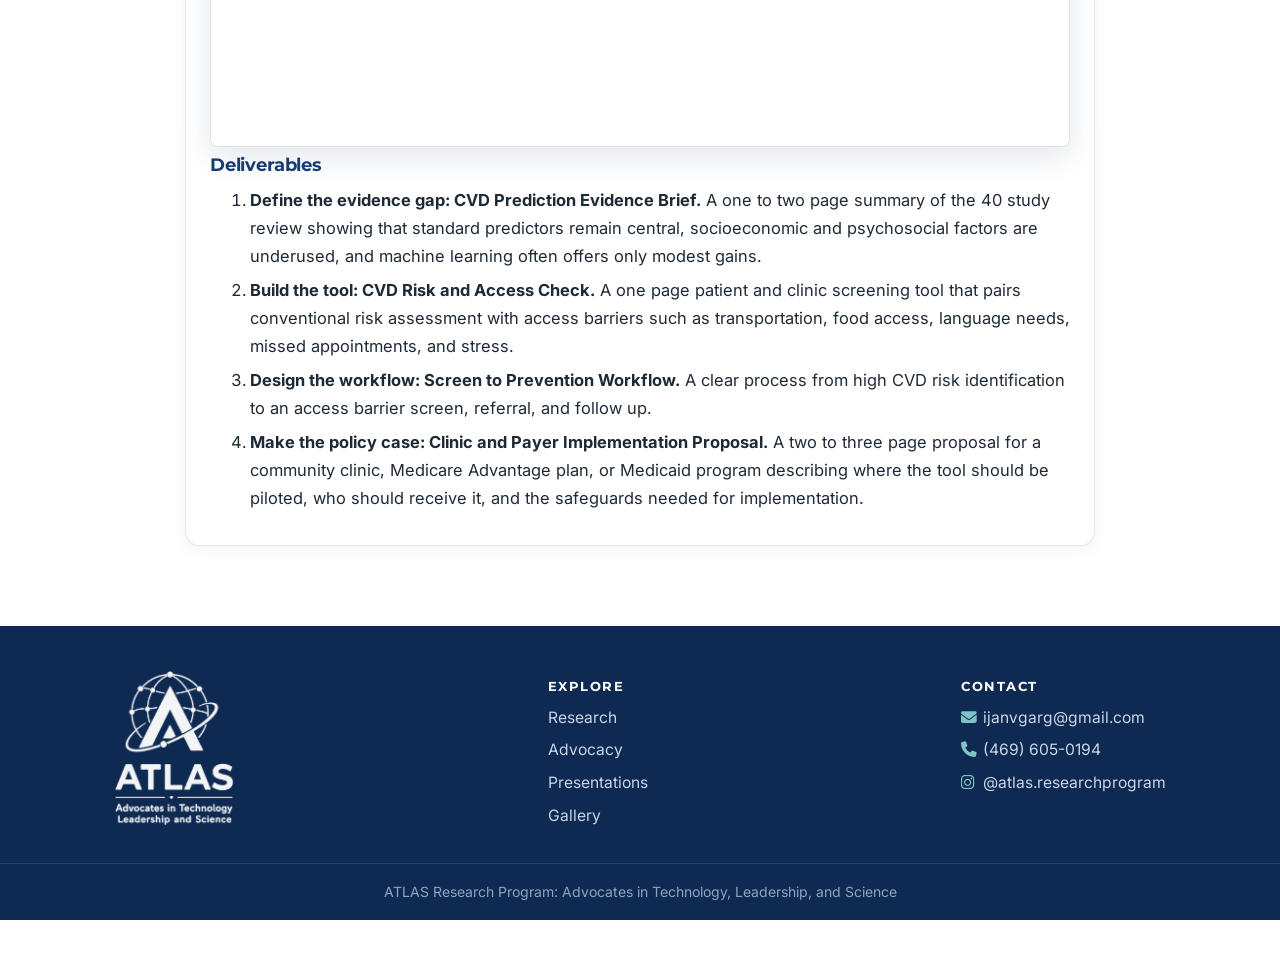
<file: docs/advocacy.html>
<!DOCTYPE html>

<html>

<head>

<meta charset="utf-8" />
<meta name="generator" content="pandoc" />
<meta http-equiv="X-UA-Compatible" content="IE=EDGE" />




<title>Advocacy</title>

<script src="site_libs/header-attrs-2.30/header-attrs.js"></script>
<script src="site_libs/jquery-3.6.0/jquery-3.6.0.min.js"></script>
<meta name="viewport" content="width=device-width, initial-scale=1" />
<link href="site_libs/bootstrap-3.3.5/css/flatly.min.css" rel="stylesheet" />
<script src="site_libs/bootstrap-3.3.5/js/bootstrap.min.js"></script>
<script src="site_libs/bootstrap-3.3.5/shim/html5shiv.min.js"></script>
<script src="site_libs/bootstrap-3.3.5/shim/respond.min.js"></script>
<style>h1 {font-size: 34px;}
       h1.title {font-size: 38px;}
       h2 {font-size: 30px;}
       h3 {font-size: 24px;}
       h4 {font-size: 18px;}
       h5 {font-size: 16px;}
       h6 {font-size: 12px;}
       code {color: inherit; background-color: rgba(0, 0, 0, 0.04);}
       pre:not([class]) { background-color: white }</style>
<script src="site_libs/navigation-1.1/tabsets.js"></script>
<link href="site_libs/highlightjs-9.12.0/default.css" rel="stylesheet" />
<script src="site_libs/highlightjs-9.12.0/highlight.js"></script>
<link href="site_libs/font-awesome-6.5.2/css/all.min.css" rel="stylesheet" />
<link href="site_libs/font-awesome-6.5.2/css/v4-shims.min.css" rel="stylesheet" />
<link rel="icon" type="image/png" href="images/favicon.png">
<link rel="preconnect" href="https://fonts.googleapis.com">
<link rel="preconnect" href="https://fonts.gstatic.com" crossorigin>
<link href="https://fonts.googleapis.com/css2?family=Inter:wght@400;500;600&family=Montserrat:wght@600;700;800&display=swap" rel="stylesheet">
<meta name="description" content="ATLAS (Advocates in Technology, Leadership, and Science) is a research mentorship program that trains high school and undergraduate students in biostatistics, medical research, and public health advocacy.">

<style type="text/css">
  code{white-space: pre-wrap;}
  span.smallcaps{font-variant: small-caps;}
  span.underline{text-decoration: underline;}
  div.column{display: inline-block; vertical-align: top; width: 50%;}
  div.hanging-indent{margin-left: 1.5em; text-indent: -1.5em;}
  ul.task-list{list-style: none;}
    </style>

<style type="text/css">code{white-space: pre;}</style>
<script type="text/javascript">
if (window.hljs) {
  hljs.configure({languages: []});
  hljs.initHighlightingOnLoad();
  if (document.readyState && document.readyState === "complete") {
    window.setTimeout(function() { hljs.initHighlighting(); }, 0);
  }
}
</script>






<link rel="stylesheet" href="styles.css" type="text/css" />



<style type = "text/css">
.main-container {
  max-width: 940px;
  margin-left: auto;
  margin-right: auto;
}
img {
  max-width:100%;
}
.tabbed-pane {
  padding-top: 12px;
}
.html-widget {
  margin-bottom: 20px;
}
button.code-folding-btn:focus {
  outline: none;
}
summary {
  display: list-item;
}
details > summary > p:only-child {
  display: inline;
}
pre code {
  padding: 0;
}
</style>


<style type="text/css">
.dropdown-submenu {
  position: relative;
}
.dropdown-submenu>.dropdown-menu {
  top: 0;
  left: 100%;
  margin-top: -6px;
  margin-left: -1px;
  border-radius: 0 6px 6px 6px;
}
.dropdown-submenu:hover>.dropdown-menu {
  display: block;
}
.dropdown-submenu>a:after {
  display: block;
  content: " ";
  float: right;
  width: 0;
  height: 0;
  border-color: transparent;
  border-style: solid;
  border-width: 5px 0 5px 5px;
  border-left-color: #cccccc;
  margin-top: 5px;
  margin-right: -10px;
}
.dropdown-submenu:hover>a:after {
  border-left-color: #adb5bd;
}
.dropdown-submenu.pull-left {
  float: none;
}
.dropdown-submenu.pull-left>.dropdown-menu {
  left: -100%;
  margin-left: 10px;
  border-radius: 6px 0 6px 6px;
}
</style>

<script type="text/javascript">
// manage active state of menu based on current page
$(document).ready(function () {
  // active menu anchor
  href = window.location.pathname
  href = href.substr(href.lastIndexOf('/') + 1)
  if (href === "")
    href = "index.html";
  var menuAnchor = $('a[href="' + href + '"]');

  // mark the anchor link active (and if it's in a dropdown, also mark that active)
  var dropdown = menuAnchor.closest('li.dropdown');
  if (window.bootstrap) { // Bootstrap 4+
    menuAnchor.addClass('active');
    dropdown.find('> .dropdown-toggle').addClass('active');
  } else { // Bootstrap 3
    menuAnchor.parent().addClass('active');
    dropdown.addClass('active');
  }

  // Navbar adjustments
  var navHeight = $(".navbar").first().height() + 15;
  var style = document.createElement('style');
  var pt = "padding-top: " + navHeight + "px; ";
  var mt = "margin-top: -" + navHeight + "px; ";
  var css = "";
  // offset scroll position for anchor links (for fixed navbar)
  for (var i = 1; i <= 6; i++) {
    css += ".section h" + i + "{ " + pt + mt + "}\n";
  }
  style.innerHTML = "body {" + pt + "padding-bottom: 40px; }\n" + css;
  document.head.appendChild(style);
});
</script>

<!-- tabsets -->

<style type="text/css">
.tabset-dropdown > .nav-tabs {
  display: inline-table;
  max-height: 500px;
  min-height: 44px;
  overflow-y: auto;
  border: 1px solid #ddd;
  border-radius: 4px;
}

.tabset-dropdown > .nav-tabs > li.active:before, .tabset-dropdown > .nav-tabs.nav-tabs-open:before {
  content: "\e259";
  font-family: 'Glyphicons Halflings';
  display: inline-block;
  padding: 10px;
  border-right: 1px solid #ddd;
}

.tabset-dropdown > .nav-tabs.nav-tabs-open > li.active:before {
  content: "\e258";
  font-family: 'Glyphicons Halflings';
  border: none;
}

.tabset-dropdown > .nav-tabs > li.active {
  display: block;
}

.tabset-dropdown > .nav-tabs > li > a,
.tabset-dropdown > .nav-tabs > li > a:focus,
.tabset-dropdown > .nav-tabs > li > a:hover {
  border: none;
  display: inline-block;
  border-radius: 4px;
  background-color: transparent;
}

.tabset-dropdown > .nav-tabs.nav-tabs-open > li {
  display: block;
  float: none;
}

.tabset-dropdown > .nav-tabs > li {
  display: none;
}
</style>

<!-- code folding -->




</head>

<body>


<div class="container-fluid main-container">




<div class="navbar navbar-default  navbar-fixed-top" role="navigation">
  <div class="container">
    <div class="navbar-header">
      <button type="button" class="navbar-toggle collapsed" data-toggle="collapse" data-bs-toggle="collapse" data-target="#navbar" data-bs-target="#navbar">
        <span class="icon-bar"></span>
        <span class="icon-bar"></span>
        <span class="icon-bar"></span>
      </button>
      <a class="navbar-brand" href="index.html">ATLAS</a>
    </div>
    <div id="navbar" class="navbar-collapse collapse">
      <ul class="nav navbar-nav">
        <li>
  <a href="about.html">About</a>
</li>
<li>
  <a href="research.html">Research</a>
</li>
<li>
  <a href="advocacy.html">Advocacy</a>
</li>
<li>
  <a href="people.html">People</a>
</li>
<li>
  <a href="presentations.html">Presentations</a>
</li>
<li>
  <a href="gallery.html">Gallery</a>
</li>
<li>
  <a href="join.html">Join</a>
</li>
      </ul>
      <ul class="nav navbar-nav navbar-right">
        <li>
  <a href="mailto:ijanvgarg@gmail.com">
    <span class="fa fa-envelope fa-lg"></span>
     
  </a>
</li>
<li>
  <a href="https://www.instagram.com/atlas.researchprogram">
    <span class="fa fa-instagram fa-lg"></span>
     
  </a>
</li>
<li>
  <a href="tel:+14696050194">
    <span class="fa fa-phone fa-lg"></span>
     
  </a>
</li>
<li>
  <a href="https://www.linkedin.com/in/janvi-garg-3b1069219">
    <span class="fa fa-linkedin fa-lg"></span>
     
  </a>
</li>
      </ul>
    </div><!--/.nav-collapse -->
  </div><!--/.container -->
</div><!--/.navbar -->

<div id="header">



<h1 class="title toc-ignore">Advocacy</h1>

</div>


<p>ATLAS students turn research evidence into practical tools and policy
recommendations for public health decision makers. Our advocacy work
runs alongside our research, so each project moves from what the
evidence shows to what health systems can do about it.</p>
<div class="section-label">
Our aims
</div>
<div class="steps">
<div class="card step">
<span class="num"><i class="fa fa-flag-usa"></i></span>
<h4>
Nationwide reach
</h4>
We aim to bring our tools and recommendations to communities across the
United States, wherever the evidence shows gaps in prevention, early
diagnosis, and access to care.
</div>
<div class="card step">
<span class="num"><i class="fa fa-city"></i></span>
<h4>
New York City focus
</h4>
Our primary partnership work is in New York City, where our director is
based and can work directly with local health departments, clinics, and
community organizations.
</div>
<div class="card step">
<span class="num"><i class="fa fa-handshake"></i></span>
<h4>
A direct liaison
</h4>
Janvi Garg serves as the liaison between ATLAS students and public
health partners, presenting student work and coordinating every
collaboration.
</div>
</div>
<p style="margin-top:22px">
Interested in partnering with our advocacy teams? Contact Janvi Garg at
<a href="mailto:ijanvgarg@gmail.com">ijanvgarg@gmail.com</a>.
</p>
<div id="ai-diabetes-and-skin-cancer-screening" class="section level2">
<h2>AI Diabetes and Skin Cancer Screening</h2>
<div class="card">
<p>
<em>Project leaders: Twesha Singh and Ritvika Perla</em>
</p>
<p>
<em>Team members: Soham Gupta, Shivam Loyalka, Pranjal Sabuwala,
Rithvika Venkatraman, Swaroop Kadiyam</em>
</p>
<p>AI screening tools for diabetic retinopathy and skin cancer can bring
specialist level detection into primary care, but only if they reach the
communities that need them most. This project identifies where those
tools would do the most good in Dallas County and builds the case for
putting them there.</p>
<h4>
Featured tool: DFW Health Atlas
</h4>
<p>The team built an interactive map of the Dallas Fort Worth area that
brings together diabetes burden, social vulnerability, clinic and care
locations, shortage areas, and specialty access in one place. The map
was built by Swaroop Kadiyam.</p>
<p>
<a class="btn btn-primary" href="https://swaroopk13.github.io/Advocacyproject/" target="_blank">Open
the DFW Health Atlas</a>
</p>
<iframe src="https://swaroopk13.github.io/Advocacyproject/" width="100%" height="600" style="border:1px solid #e3e3e3; border-radius:8px;" title="DFW Health Atlas" loading="lazy">
</iframe>
<h4>
Deliverables
</h4>
<ol style="list-style-type: decimal">
<li><strong>Interactive access map.</strong> A tract or ZIP level map of
Dallas County showing diabetes burden, social vulnerability (SVI),
clinic locations, shortage areas, and specialty access indicators.</li>
<li><strong>AI Screening Equity Index.</strong> A composite score
ranking neighborhoods by disease burden, vulnerability, and access
barriers.</li>
<li><strong>Policy brief.</strong> A two to four page summary of
findings, evidence, and recommendations.</li>
<li><strong>Pilot site recommendation.</strong> The top three to five
community areas or clinic catchment areas for an initial pilot.</li>
<li><strong>Workflow proposal.</strong> A screen to specialist pathway
for diabetic retinopathy and suspicious skin lesions.</li>
<li><strong>Cost benefit scenario calculator.</strong> Conservative,
base, and optimistic scenarios built on transparent assumptions.</li>
</ol>
</div>
</div>
<div id="cardiovascular-disease-prediction" class="section level2">
<h2>Cardiovascular Disease Prediction</h2>
<div class="card">
<p>
<em>Project leaders: Sriram Siva and Gokul Kiliparthi</em>
</p>
<p>
<em>Team members: Dhilan Avula, Srikrithi Appikatla, Neha Manikandan,
Rhea Jha, Samhithaa Sivakumar, Tanvi Chakka, Venkat Narra, Abhikarthi
Appikatla</em>
</p>
<p>Standard cardiovascular risk models leave out many of the social and
psychosocial factors that shape who actually develops heart disease and
who gets preventive care. This project turns a 40 study evidence review
into a screening tool and an implementation plan that connects high risk
patients to prevention.</p>
<h4>
Featured tool: The Invisible Risk
</h4>
<p>The Invisible Risk is an interactive heart disease risk calculator
that shows how leaving out social and environmental context can leave
vulnerable patients under treated. It compares a standard 10 year ASCVD
risk estimate with a context adjusted risk that accounts for income,
healthcare access, food access, and diet quality, and it reports the
difference as an “Equity Gap.” The tool was built by Srikrithi Appikatla
and Abhikarthi Appikatla and is intended for educational and advocacy
purposes only.</p>
<p>
<a class="btn btn-primary" href="https://heartdiseaseequityrisk.onrender.com/" target="_blank">Open
The Invisible Risk</a>
</p>
<iframe src="https://heartdiseaseequityrisk.onrender.com/" width="100%" height="700" style="border:1px solid #e3e3e3; border-radius:8px;" title="The Invisible Risk heart disease equity calculator" loading="lazy">
</iframe>
<h4>
Deliverables
</h4>
<ol style="list-style-type: decimal">
<li><strong>Define the evidence gap: CVD Prediction Evidence
Brief.</strong> A one to two page summary of the 40 study review showing
that standard predictors remain central, socioeconomic and psychosocial
factors are underused, and machine learning often offers only modest
gains.</li>
<li><strong>Build the tool: CVD Risk and Access Check.</strong> A one
page patient and clinic screening tool that pairs conventional risk
assessment with access barriers such as transportation, food access,
language needs, missed appointments, and stress.</li>
<li><strong>Design the workflow: Screen to Prevention Workflow.</strong>
A clear process from high CVD risk identification to an access barrier
screen, referral, and follow up.</li>
<li><strong>Make the policy case: Clinic and Payer Implementation
Proposal.</strong> A two to three page proposal for a community clinic,
Medicare Advantage plan, or Medicaid program describing where the tool
should be piloted, who should receive it, and the safeguards needed for
implementation.</li>
</ol>
</div>
</div>

<footer class="site-footer">
  <div class="footer-inner">
    <div class="footer-brand">
      <img src="images/logo-white.png" alt="ATLAS logo">
    </div>
    <div class="footer-col">
      <h5>Explore</h5>
      <a href="research.html">Research</a>
      <a href="advocacy.html">Advocacy</a>
      <a href="presentations.html">Presentations</a>
      <a href="gallery.html">Gallery</a>
    </div>
    <div class="footer-col">
      <h5>Contact</h5>
      <a href="mailto:ijanvgarg@gmail.com"><i class="fa fa-envelope"></i> ijanvgarg@gmail.com</a>
      <a href="tel:+14696050194"><i class="fa fa-phone"></i> (469) 605-0194</a>
      <a href="https://www.instagram.com/atlas.researchprogram" target="_blank"><i class="fa fa-instagram"></i> @atlas.researchprogram</a>
    </div>
  </div>
  <div class="footer-bottom">ATLAS Research Program: Advocates in Technology, Leadership, and Science</div>
</footer>



</div>

<script>

// add bootstrap table styles to pandoc tables
function bootstrapStylePandocTables() {
  $('tr.odd').parent('tbody').parent('table').addClass('table table-condensed');
}
$(document).ready(function () {
  bootstrapStylePandocTables();
});


</script>

<!-- tabsets -->

<script>
$(document).ready(function () {
  window.buildTabsets("TOC");
});

$(document).ready(function () {
  $('.tabset-dropdown > .nav-tabs > li').click(function () {
    $(this).parent().toggleClass('nav-tabs-open');
  });
});
</script>

<!-- code folding -->


<!-- dynamically load mathjax for compatibility with self-contained -->
<script>
  (function () {
    var script = document.createElement("script");
    script.type = "text/javascript";
    script.src  = "https://mathjax.rstudio.com/latest/MathJax.js?config=TeX-AMS-MML_HTMLorMML";
    document.getElementsByTagName("head")[0].appendChild(script);
  })();
</script>

</body>
</html>
</file>
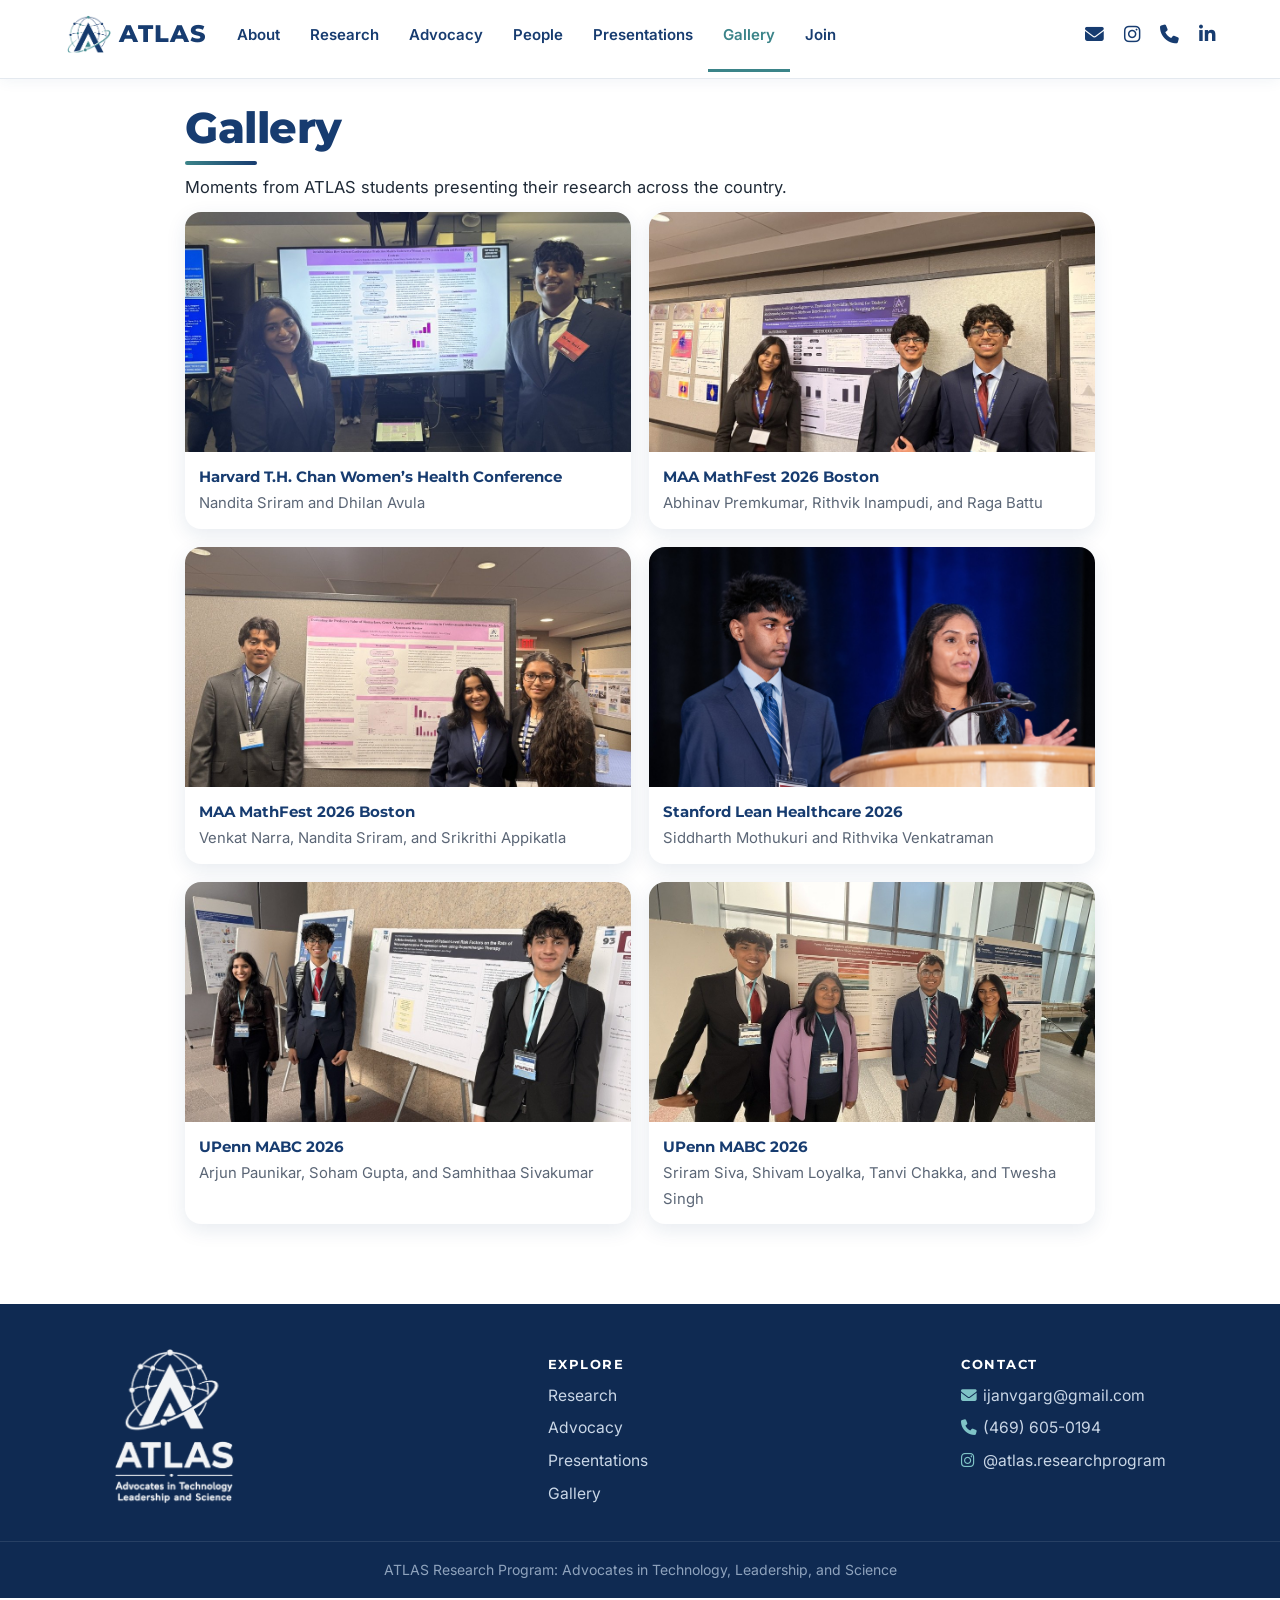
<file: docs/gallery.html>
<!DOCTYPE html>

<html>

<head>

<meta charset="utf-8" />
<meta name="generator" content="pandoc" />
<meta http-equiv="X-UA-Compatible" content="IE=EDGE" />




<title>Gallery</title>

<script src="site_libs/header-attrs-2.30/header-attrs.js"></script>
<script src="site_libs/jquery-3.6.0/jquery-3.6.0.min.js"></script>
<meta name="viewport" content="width=device-width, initial-scale=1" />
<link href="site_libs/bootstrap-3.3.5/css/flatly.min.css" rel="stylesheet" />
<script src="site_libs/bootstrap-3.3.5/js/bootstrap.min.js"></script>
<script src="site_libs/bootstrap-3.3.5/shim/html5shiv.min.js"></script>
<script src="site_libs/bootstrap-3.3.5/shim/respond.min.js"></script>
<style>h1 {font-size: 34px;}
       h1.title {font-size: 38px;}
       h2 {font-size: 30px;}
       h3 {font-size: 24px;}
       h4 {font-size: 18px;}
       h5 {font-size: 16px;}
       h6 {font-size: 12px;}
       code {color: inherit; background-color: rgba(0, 0, 0, 0.04);}
       pre:not([class]) { background-color: white }</style>
<script src="site_libs/navigation-1.1/tabsets.js"></script>
<link href="site_libs/highlightjs-9.12.0/default.css" rel="stylesheet" />
<script src="site_libs/highlightjs-9.12.0/highlight.js"></script>
<link href="site_libs/font-awesome-6.5.2/css/all.min.css" rel="stylesheet" />
<link href="site_libs/font-awesome-6.5.2/css/v4-shims.min.css" rel="stylesheet" />
<link rel="icon" type="image/png" href="images/favicon.png">
<link rel="preconnect" href="https://fonts.googleapis.com">
<link rel="preconnect" href="https://fonts.gstatic.com" crossorigin>
<link href="https://fonts.googleapis.com/css2?family=Inter:wght@400;500;600&family=Montserrat:wght@600;700;800&display=swap" rel="stylesheet">
<meta name="description" content="ATLAS (Advocates in Technology, Leadership, and Science) is a research mentorship program that trains high school and undergraduate students in biostatistics, medical research, and public health advocacy.">

<style type="text/css">
  code{white-space: pre-wrap;}
  span.smallcaps{font-variant: small-caps;}
  span.underline{text-decoration: underline;}
  div.column{display: inline-block; vertical-align: top; width: 50%;}
  div.hanging-indent{margin-left: 1.5em; text-indent: -1.5em;}
  ul.task-list{list-style: none;}
    </style>

<style type="text/css">code{white-space: pre;}</style>
<script type="text/javascript">
if (window.hljs) {
  hljs.configure({languages: []});
  hljs.initHighlightingOnLoad();
  if (document.readyState && document.readyState === "complete") {
    window.setTimeout(function() { hljs.initHighlighting(); }, 0);
  }
}
</script>






<link rel="stylesheet" href="styles.css" type="text/css" />



<style type = "text/css">
.main-container {
  max-width: 940px;
  margin-left: auto;
  margin-right: auto;
}
img {
  max-width:100%;
}
.tabbed-pane {
  padding-top: 12px;
}
.html-widget {
  margin-bottom: 20px;
}
button.code-folding-btn:focus {
  outline: none;
}
summary {
  display: list-item;
}
details > summary > p:only-child {
  display: inline;
}
pre code {
  padding: 0;
}
</style>


<style type="text/css">
.dropdown-submenu {
  position: relative;
}
.dropdown-submenu>.dropdown-menu {
  top: 0;
  left: 100%;
  margin-top: -6px;
  margin-left: -1px;
  border-radius: 0 6px 6px 6px;
}
.dropdown-submenu:hover>.dropdown-menu {
  display: block;
}
.dropdown-submenu>a:after {
  display: block;
  content: " ";
  float: right;
  width: 0;
  height: 0;
  border-color: transparent;
  border-style: solid;
  border-width: 5px 0 5px 5px;
  border-left-color: #cccccc;
  margin-top: 5px;
  margin-right: -10px;
}
.dropdown-submenu:hover>a:after {
  border-left-color: #adb5bd;
}
.dropdown-submenu.pull-left {
  float: none;
}
.dropdown-submenu.pull-left>.dropdown-menu {
  left: -100%;
  margin-left: 10px;
  border-radius: 6px 0 6px 6px;
}
</style>

<script type="text/javascript">
// manage active state of menu based on current page
$(document).ready(function () {
  // active menu anchor
  href = window.location.pathname
  href = href.substr(href.lastIndexOf('/') + 1)
  if (href === "")
    href = "index.html";
  var menuAnchor = $('a[href="' + href + '"]');

  // mark the anchor link active (and if it's in a dropdown, also mark that active)
  var dropdown = menuAnchor.closest('li.dropdown');
  if (window.bootstrap) { // Bootstrap 4+
    menuAnchor.addClass('active');
    dropdown.find('> .dropdown-toggle').addClass('active');
  } else { // Bootstrap 3
    menuAnchor.parent().addClass('active');
    dropdown.addClass('active');
  }

  // Navbar adjustments
  var navHeight = $(".navbar").first().height() + 15;
  var style = document.createElement('style');
  var pt = "padding-top: " + navHeight + "px; ";
  var mt = "margin-top: -" + navHeight + "px; ";
  var css = "";
  // offset scroll position for anchor links (for fixed navbar)
  for (var i = 1; i <= 6; i++) {
    css += ".section h" + i + "{ " + pt + mt + "}\n";
  }
  style.innerHTML = "body {" + pt + "padding-bottom: 40px; }\n" + css;
  document.head.appendChild(style);
});
</script>

<!-- tabsets -->

<style type="text/css">
.tabset-dropdown > .nav-tabs {
  display: inline-table;
  max-height: 500px;
  min-height: 44px;
  overflow-y: auto;
  border: 1px solid #ddd;
  border-radius: 4px;
}

.tabset-dropdown > .nav-tabs > li.active:before, .tabset-dropdown > .nav-tabs.nav-tabs-open:before {
  content: "\e259";
  font-family: 'Glyphicons Halflings';
  display: inline-block;
  padding: 10px;
  border-right: 1px solid #ddd;
}

.tabset-dropdown > .nav-tabs.nav-tabs-open > li.active:before {
  content: "\e258";
  font-family: 'Glyphicons Halflings';
  border: none;
}

.tabset-dropdown > .nav-tabs > li.active {
  display: block;
}

.tabset-dropdown > .nav-tabs > li > a,
.tabset-dropdown > .nav-tabs > li > a:focus,
.tabset-dropdown > .nav-tabs > li > a:hover {
  border: none;
  display: inline-block;
  border-radius: 4px;
  background-color: transparent;
}

.tabset-dropdown > .nav-tabs.nav-tabs-open > li {
  display: block;
  float: none;
}

.tabset-dropdown > .nav-tabs > li {
  display: none;
}
</style>

<!-- code folding -->




</head>

<body>


<div class="container-fluid main-container">




<div class="navbar navbar-default  navbar-fixed-top" role="navigation">
  <div class="container">
    <div class="navbar-header">
      <button type="button" class="navbar-toggle collapsed" data-toggle="collapse" data-bs-toggle="collapse" data-target="#navbar" data-bs-target="#navbar">
        <span class="icon-bar"></span>
        <span class="icon-bar"></span>
        <span class="icon-bar"></span>
      </button>
      <a class="navbar-brand" href="index.html">ATLAS</a>
    </div>
    <div id="navbar" class="navbar-collapse collapse">
      <ul class="nav navbar-nav">
        <li>
  <a href="about.html">About</a>
</li>
<li>
  <a href="research.html">Research</a>
</li>
<li>
  <a href="advocacy.html">Advocacy</a>
</li>
<li>
  <a href="people.html">People</a>
</li>
<li>
  <a href="presentations.html">Presentations</a>
</li>
<li>
  <a href="gallery.html">Gallery</a>
</li>
<li>
  <a href="join.html">Join</a>
</li>
      </ul>
      <ul class="nav navbar-nav navbar-right">
        <li>
  <a href="mailto:ijanvgarg@gmail.com">
    <span class="fa fa-envelope fa-lg"></span>
     
  </a>
</li>
<li>
  <a href="https://www.instagram.com/atlas.researchprogram">
    <span class="fa fa-instagram fa-lg"></span>
     
  </a>
</li>
<li>
  <a href="tel:+14696050194">
    <span class="fa fa-phone fa-lg"></span>
     
  </a>
</li>
<li>
  <a href="https://www.linkedin.com/in/janvi-garg-3b1069219">
    <span class="fa fa-linkedin fa-lg"></span>
     
  </a>
</li>
      </ul>
    </div><!--/.nav-collapse -->
  </div><!--/.container -->
</div><!--/.navbar -->

<div id="header">



<h1 class="title toc-ignore">Gallery</h1>

</div>


<p>Moments from ATLAS students presenting their research across the
country.</p>
<div class="gallery">
<figure>
<img src="images/gallery/Harvard_T.H._Chan_Women's_Health_Conference__Nandita_Sriram__Dhilan_Avula.jpg" alt="Harvard T.H. Chan Women's Health Conference Nandita Sriram and Dhilan Avula" loading="lazy">
<figcaption>
<strong>Harvard T.H. Chan Women’s Health Conference</strong>Nandita
Sriram and Dhilan Avula
</figcaption>
</figure>
<figure>
<img src="images/gallery/MAA_MathFest_2026_Boston__Abhinav_Premkumar__Rithvik_Inampudi__Raga_Battu.jpg" alt="MAA MathFest 2026 Boston Abhinav Premkumar, Rithvik Inampudi, and Raga Battu" loading="lazy">
<figcaption>
<strong>MAA MathFest 2026 Boston</strong>Abhinav Premkumar, Rithvik
Inampudi, and Raga Battu
</figcaption>
</figure>
<figure>
<img src="images/gallery/MAA_MathFest_2026_Boston__Venkat_Narra__Nandita_Sriram__Srikrithi_Appikatla.jpg" alt="MAA MathFest 2026 Boston Venkat Narra, Nandita Sriram, and Srikrithi Appikatla" loading="lazy">
<figcaption>
<strong>MAA MathFest 2026 Boston</strong>Venkat Narra, Nandita Sriram,
and Srikrithi Appikatla
</figcaption>
</figure>
<figure>
<img src="images/gallery/Stanford_Lean_Healthcare_2026__Siddharth_Mothukuri__Rithvika_Venkatraman.jpg" alt="Stanford Lean Healthcare 2026 Siddharth Mothukuri and Rithvika Venkatraman" loading="lazy">
<figcaption>
<strong>Stanford Lean Healthcare 2026</strong>Siddharth Mothukuri and
Rithvika Venkatraman
</figcaption>
</figure>
<figure>
<img src="images/gallery/UPenn_MABC_2026__Arjun_Paunikar__Soham_Gupta__Samhithaa_Sivakumar.jpg" alt="UPenn MABC 2026 Arjun Paunikar, Soham Gupta, and Samhithaa Sivakumar" loading="lazy">
<figcaption>
<strong>UPenn MABC 2026</strong>Arjun Paunikar, Soham Gupta, and
Samhithaa Sivakumar
</figcaption>
</figure>
<figure>
<img src="images/gallery/UPenn_MABC_2026__Sriram_Siva__Shivam_Loyalka__Tanvi_Chakka__Twesha_Singh.jpg" alt="UPenn MABC 2026 Sriram Siva, Shivam Loyalka, Tanvi Chakka, and Twesha Singh" loading="lazy">
<figcaption>
<strong>UPenn MABC 2026</strong>Sriram Siva, Shivam Loyalka, Tanvi
Chakka, and Twesha Singh
</figcaption>
</figure>
</div>

<footer class="site-footer">
  <div class="footer-inner">
    <div class="footer-brand">
      <img src="images/logo-white.png" alt="ATLAS logo">
    </div>
    <div class="footer-col">
      <h5>Explore</h5>
      <a href="research.html">Research</a>
      <a href="advocacy.html">Advocacy</a>
      <a href="presentations.html">Presentations</a>
      <a href="gallery.html">Gallery</a>
    </div>
    <div class="footer-col">
      <h5>Contact</h5>
      <a href="mailto:ijanvgarg@gmail.com"><i class="fa fa-envelope"></i> ijanvgarg@gmail.com</a>
      <a href="tel:+14696050194"><i class="fa fa-phone"></i> (469) 605-0194</a>
      <a href="https://www.instagram.com/atlas.researchprogram" target="_blank"><i class="fa fa-instagram"></i> @atlas.researchprogram</a>
    </div>
  </div>
  <div class="footer-bottom">ATLAS Research Program: Advocates in Technology, Leadership, and Science</div>
</footer>



</div>

<script>

// add bootstrap table styles to pandoc tables
function bootstrapStylePandocTables() {
  $('tr.odd').parent('tbody').parent('table').addClass('table table-condensed');
}
$(document).ready(function () {
  bootstrapStylePandocTables();
});


</script>

<!-- tabsets -->

<script>
$(document).ready(function () {
  window.buildTabsets("TOC");
});

$(document).ready(function () {
  $('.tabset-dropdown > .nav-tabs > li').click(function () {
    $(this).parent().toggleClass('nav-tabs-open');
  });
});
</script>

<!-- code folding -->


<!-- dynamically load mathjax for compatibility with self-contained -->
<script>
  (function () {
    var script = document.createElement("script");
    script.type = "text/javascript";
    script.src  = "https://mathjax.rstudio.com/latest/MathJax.js?config=TeX-AMS-MML_HTMLorMML";
    document.getElementsByTagName("head")[0].appendChild(script);
  })();
</script>

</body>
</html>
</file>
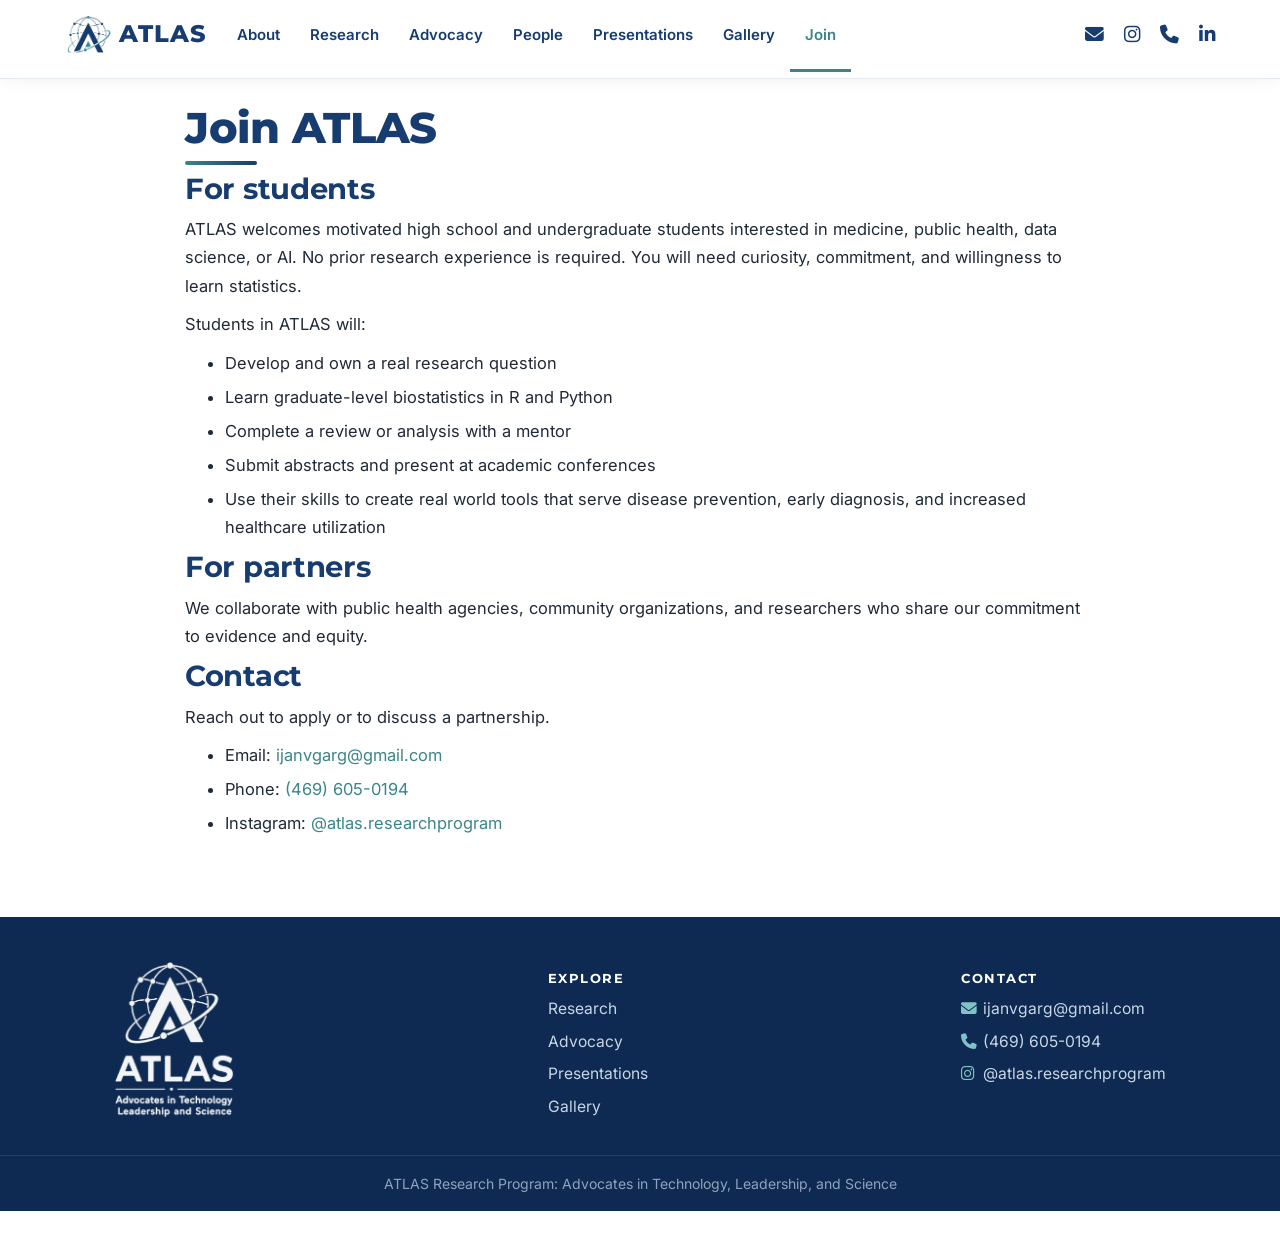
<file: docs/join.html>
<!DOCTYPE html>

<html>

<head>

<meta charset="utf-8" />
<meta name="generator" content="pandoc" />
<meta http-equiv="X-UA-Compatible" content="IE=EDGE" />




<title>Join ATLAS</title>

<script src="site_libs/header-attrs-2.30/header-attrs.js"></script>
<script src="site_libs/jquery-3.6.0/jquery-3.6.0.min.js"></script>
<meta name="viewport" content="width=device-width, initial-scale=1" />
<link href="site_libs/bootstrap-3.3.5/css/flatly.min.css" rel="stylesheet" />
<script src="site_libs/bootstrap-3.3.5/js/bootstrap.min.js"></script>
<script src="site_libs/bootstrap-3.3.5/shim/html5shiv.min.js"></script>
<script src="site_libs/bootstrap-3.3.5/shim/respond.min.js"></script>
<style>h1 {font-size: 34px;}
       h1.title {font-size: 38px;}
       h2 {font-size: 30px;}
       h3 {font-size: 24px;}
       h4 {font-size: 18px;}
       h5 {font-size: 16px;}
       h6 {font-size: 12px;}
       code {color: inherit; background-color: rgba(0, 0, 0, 0.04);}
       pre:not([class]) { background-color: white }</style>
<script src="site_libs/navigation-1.1/tabsets.js"></script>
<link href="site_libs/highlightjs-9.12.0/default.css" rel="stylesheet" />
<script src="site_libs/highlightjs-9.12.0/highlight.js"></script>
<link href="site_libs/font-awesome-6.5.2/css/all.min.css" rel="stylesheet" />
<link href="site_libs/font-awesome-6.5.2/css/v4-shims.min.css" rel="stylesheet" />
<link rel="icon" type="image/png" href="images/favicon.png">
<link rel="preconnect" href="https://fonts.googleapis.com">
<link rel="preconnect" href="https://fonts.gstatic.com" crossorigin>
<link href="https://fonts.googleapis.com/css2?family=Inter:wght@400;500;600&family=Montserrat:wght@600;700;800&display=swap" rel="stylesheet">
<meta name="description" content="ATLAS (Advocates in Technology, Leadership, and Science) is a research mentorship program that trains high school and undergraduate students in biostatistics, medical research, and public health advocacy.">

<style type="text/css">
  code{white-space: pre-wrap;}
  span.smallcaps{font-variant: small-caps;}
  span.underline{text-decoration: underline;}
  div.column{display: inline-block; vertical-align: top; width: 50%;}
  div.hanging-indent{margin-left: 1.5em; text-indent: -1.5em;}
  ul.task-list{list-style: none;}
    </style>

<style type="text/css">code{white-space: pre;}</style>
<script type="text/javascript">
if (window.hljs) {
  hljs.configure({languages: []});
  hljs.initHighlightingOnLoad();
  if (document.readyState && document.readyState === "complete") {
    window.setTimeout(function() { hljs.initHighlighting(); }, 0);
  }
}
</script>






<link rel="stylesheet" href="styles.css" type="text/css" />



<style type = "text/css">
.main-container {
  max-width: 940px;
  margin-left: auto;
  margin-right: auto;
}
img {
  max-width:100%;
}
.tabbed-pane {
  padding-top: 12px;
}
.html-widget {
  margin-bottom: 20px;
}
button.code-folding-btn:focus {
  outline: none;
}
summary {
  display: list-item;
}
details > summary > p:only-child {
  display: inline;
}
pre code {
  padding: 0;
}
</style>


<style type="text/css">
.dropdown-submenu {
  position: relative;
}
.dropdown-submenu>.dropdown-menu {
  top: 0;
  left: 100%;
  margin-top: -6px;
  margin-left: -1px;
  border-radius: 0 6px 6px 6px;
}
.dropdown-submenu:hover>.dropdown-menu {
  display: block;
}
.dropdown-submenu>a:after {
  display: block;
  content: " ";
  float: right;
  width: 0;
  height: 0;
  border-color: transparent;
  border-style: solid;
  border-width: 5px 0 5px 5px;
  border-left-color: #cccccc;
  margin-top: 5px;
  margin-right: -10px;
}
.dropdown-submenu:hover>a:after {
  border-left-color: #adb5bd;
}
.dropdown-submenu.pull-left {
  float: none;
}
.dropdown-submenu.pull-left>.dropdown-menu {
  left: -100%;
  margin-left: 10px;
  border-radius: 6px 0 6px 6px;
}
</style>

<script type="text/javascript">
// manage active state of menu based on current page
$(document).ready(function () {
  // active menu anchor
  href = window.location.pathname
  href = href.substr(href.lastIndexOf('/') + 1)
  if (href === "")
    href = "index.html";
  var menuAnchor = $('a[href="' + href + '"]');

  // mark the anchor link active (and if it's in a dropdown, also mark that active)
  var dropdown = menuAnchor.closest('li.dropdown');
  if (window.bootstrap) { // Bootstrap 4+
    menuAnchor.addClass('active');
    dropdown.find('> .dropdown-toggle').addClass('active');
  } else { // Bootstrap 3
    menuAnchor.parent().addClass('active');
    dropdown.addClass('active');
  }

  // Navbar adjustments
  var navHeight = $(".navbar").first().height() + 15;
  var style = document.createElement('style');
  var pt = "padding-top: " + navHeight + "px; ";
  var mt = "margin-top: -" + navHeight + "px; ";
  var css = "";
  // offset scroll position for anchor links (for fixed navbar)
  for (var i = 1; i <= 6; i++) {
    css += ".section h" + i + "{ " + pt + mt + "}\n";
  }
  style.innerHTML = "body {" + pt + "padding-bottom: 40px; }\n" + css;
  document.head.appendChild(style);
});
</script>

<!-- tabsets -->

<style type="text/css">
.tabset-dropdown > .nav-tabs {
  display: inline-table;
  max-height: 500px;
  min-height: 44px;
  overflow-y: auto;
  border: 1px solid #ddd;
  border-radius: 4px;
}

.tabset-dropdown > .nav-tabs > li.active:before, .tabset-dropdown > .nav-tabs.nav-tabs-open:before {
  content: "\e259";
  font-family: 'Glyphicons Halflings';
  display: inline-block;
  padding: 10px;
  border-right: 1px solid #ddd;
}

.tabset-dropdown > .nav-tabs.nav-tabs-open > li.active:before {
  content: "\e258";
  font-family: 'Glyphicons Halflings';
  border: none;
}

.tabset-dropdown > .nav-tabs > li.active {
  display: block;
}

.tabset-dropdown > .nav-tabs > li > a,
.tabset-dropdown > .nav-tabs > li > a:focus,
.tabset-dropdown > .nav-tabs > li > a:hover {
  border: none;
  display: inline-block;
  border-radius: 4px;
  background-color: transparent;
}

.tabset-dropdown > .nav-tabs.nav-tabs-open > li {
  display: block;
  float: none;
}

.tabset-dropdown > .nav-tabs > li {
  display: none;
}
</style>

<!-- code folding -->




</head>

<body>


<div class="container-fluid main-container">




<div class="navbar navbar-default  navbar-fixed-top" role="navigation">
  <div class="container">
    <div class="navbar-header">
      <button type="button" class="navbar-toggle collapsed" data-toggle="collapse" data-bs-toggle="collapse" data-target="#navbar" data-bs-target="#navbar">
        <span class="icon-bar"></span>
        <span class="icon-bar"></span>
        <span class="icon-bar"></span>
      </button>
      <a class="navbar-brand" href="index.html">ATLAS</a>
    </div>
    <div id="navbar" class="navbar-collapse collapse">
      <ul class="nav navbar-nav">
        <li>
  <a href="about.html">About</a>
</li>
<li>
  <a href="research.html">Research</a>
</li>
<li>
  <a href="advocacy.html">Advocacy</a>
</li>
<li>
  <a href="people.html">People</a>
</li>
<li>
  <a href="presentations.html">Presentations</a>
</li>
<li>
  <a href="gallery.html">Gallery</a>
</li>
<li>
  <a href="join.html">Join</a>
</li>
      </ul>
      <ul class="nav navbar-nav navbar-right">
        <li>
  <a href="mailto:ijanvgarg@gmail.com">
    <span class="fa fa-envelope fa-lg"></span>
     
  </a>
</li>
<li>
  <a href="https://www.instagram.com/atlas.researchprogram">
    <span class="fa fa-instagram fa-lg"></span>
     
  </a>
</li>
<li>
  <a href="tel:+14696050194">
    <span class="fa fa-phone fa-lg"></span>
     
  </a>
</li>
<li>
  <a href="https://www.linkedin.com/in/janvi-garg-3b1069219">
    <span class="fa fa-linkedin fa-lg"></span>
     
  </a>
</li>
      </ul>
    </div><!--/.nav-collapse -->
  </div><!--/.container -->
</div><!--/.navbar -->

<div id="header">



<h1 class="title toc-ignore">Join ATLAS</h1>

</div>


<div id="for-students" class="section level2">
<h2>For students</h2>
<p>ATLAS welcomes motivated high school and undergraduate students
interested in medicine, public health, data science, or AI. No prior
research experience is required. You will need curiosity, commitment,
and willingness to learn statistics.</p>
<p>Students in ATLAS will:</p>
<ul>
<li>Develop and own a real research question</li>
<li>Learn graduate-level biostatistics in R and Python</li>
<li>Complete a review or analysis with a mentor</li>
<li>Submit abstracts and present at academic conferences</li>
<li>Use their skills to create real world tools that serve disease
prevention, early diagnosis, and increased healthcare utilization</li>
</ul>
</div>
<div id="for-partners" class="section level2">
<h2>For partners</h2>
<p>We collaborate with public health agencies, community organizations,
and researchers who share our commitment to evidence and equity.</p>
</div>
<div id="contact" class="section level2">
<h2>Contact</h2>
<p>Reach out to apply or to discuss a partnership.</p>
<ul>
<li>Email: <a
href="mailto:ijanvgarg@gmail.com">ijanvgarg@gmail.com</a></li>
<li>Phone: <a href="tel:+14696050194">(469) 605-0194</a></li>
<li>Instagram: <a href="https://www.instagram.com/atlas.researchprogram"
target="_blank">@atlas.researchprogram</a></li>
</ul>
</div>

<footer class="site-footer">
  <div class="footer-inner">
    <div class="footer-brand">
      <img src="images/logo-white.png" alt="ATLAS logo">
    </div>
    <div class="footer-col">
      <h5>Explore</h5>
      <a href="research.html">Research</a>
      <a href="advocacy.html">Advocacy</a>
      <a href="presentations.html">Presentations</a>
      <a href="gallery.html">Gallery</a>
    </div>
    <div class="footer-col">
      <h5>Contact</h5>
      <a href="mailto:ijanvgarg@gmail.com"><i class="fa fa-envelope"></i> ijanvgarg@gmail.com</a>
      <a href="tel:+14696050194"><i class="fa fa-phone"></i> (469) 605-0194</a>
      <a href="https://www.instagram.com/atlas.researchprogram" target="_blank"><i class="fa fa-instagram"></i> @atlas.researchprogram</a>
    </div>
  </div>
  <div class="footer-bottom">ATLAS Research Program: Advocates in Technology, Leadership, and Science</div>
</footer>



</div>

<script>

// add bootstrap table styles to pandoc tables
function bootstrapStylePandocTables() {
  $('tr.odd').parent('tbody').parent('table').addClass('table table-condensed');
}
$(document).ready(function () {
  bootstrapStylePandocTables();
});


</script>

<!-- tabsets -->

<script>
$(document).ready(function () {
  window.buildTabsets("TOC");
});

$(document).ready(function () {
  $('.tabset-dropdown > .nav-tabs > li').click(function () {
    $(this).parent().toggleClass('nav-tabs-open');
  });
});
</script>

<!-- code folding -->


<!-- dynamically load mathjax for compatibility with self-contained -->
<script>
  (function () {
    var script = document.createElement("script");
    script.type = "text/javascript";
    script.src  = "https://mathjax.rstudio.com/latest/MathJax.js?config=TeX-AMS-MML_HTMLorMML";
    document.getElementsByTagName("head")[0].appendChild(script);
  })();
</script>

</body>
</html>
</file>
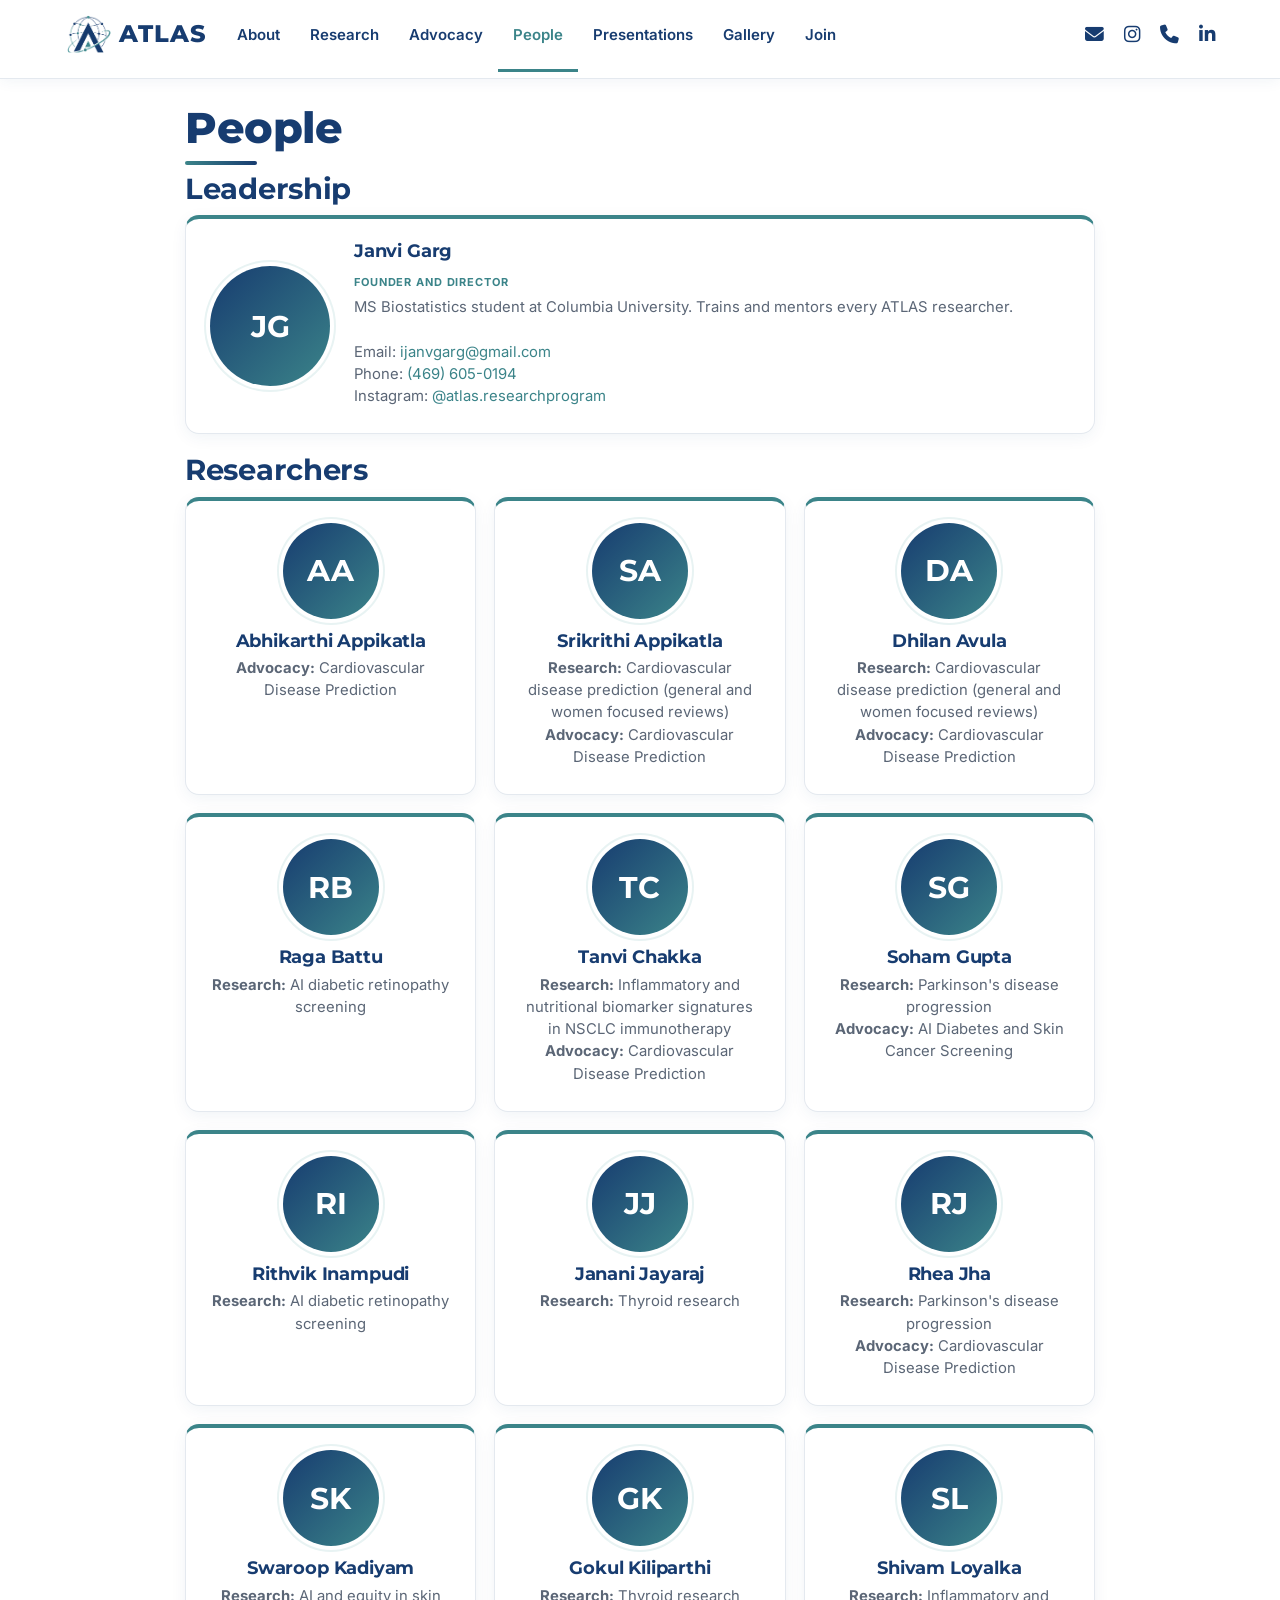
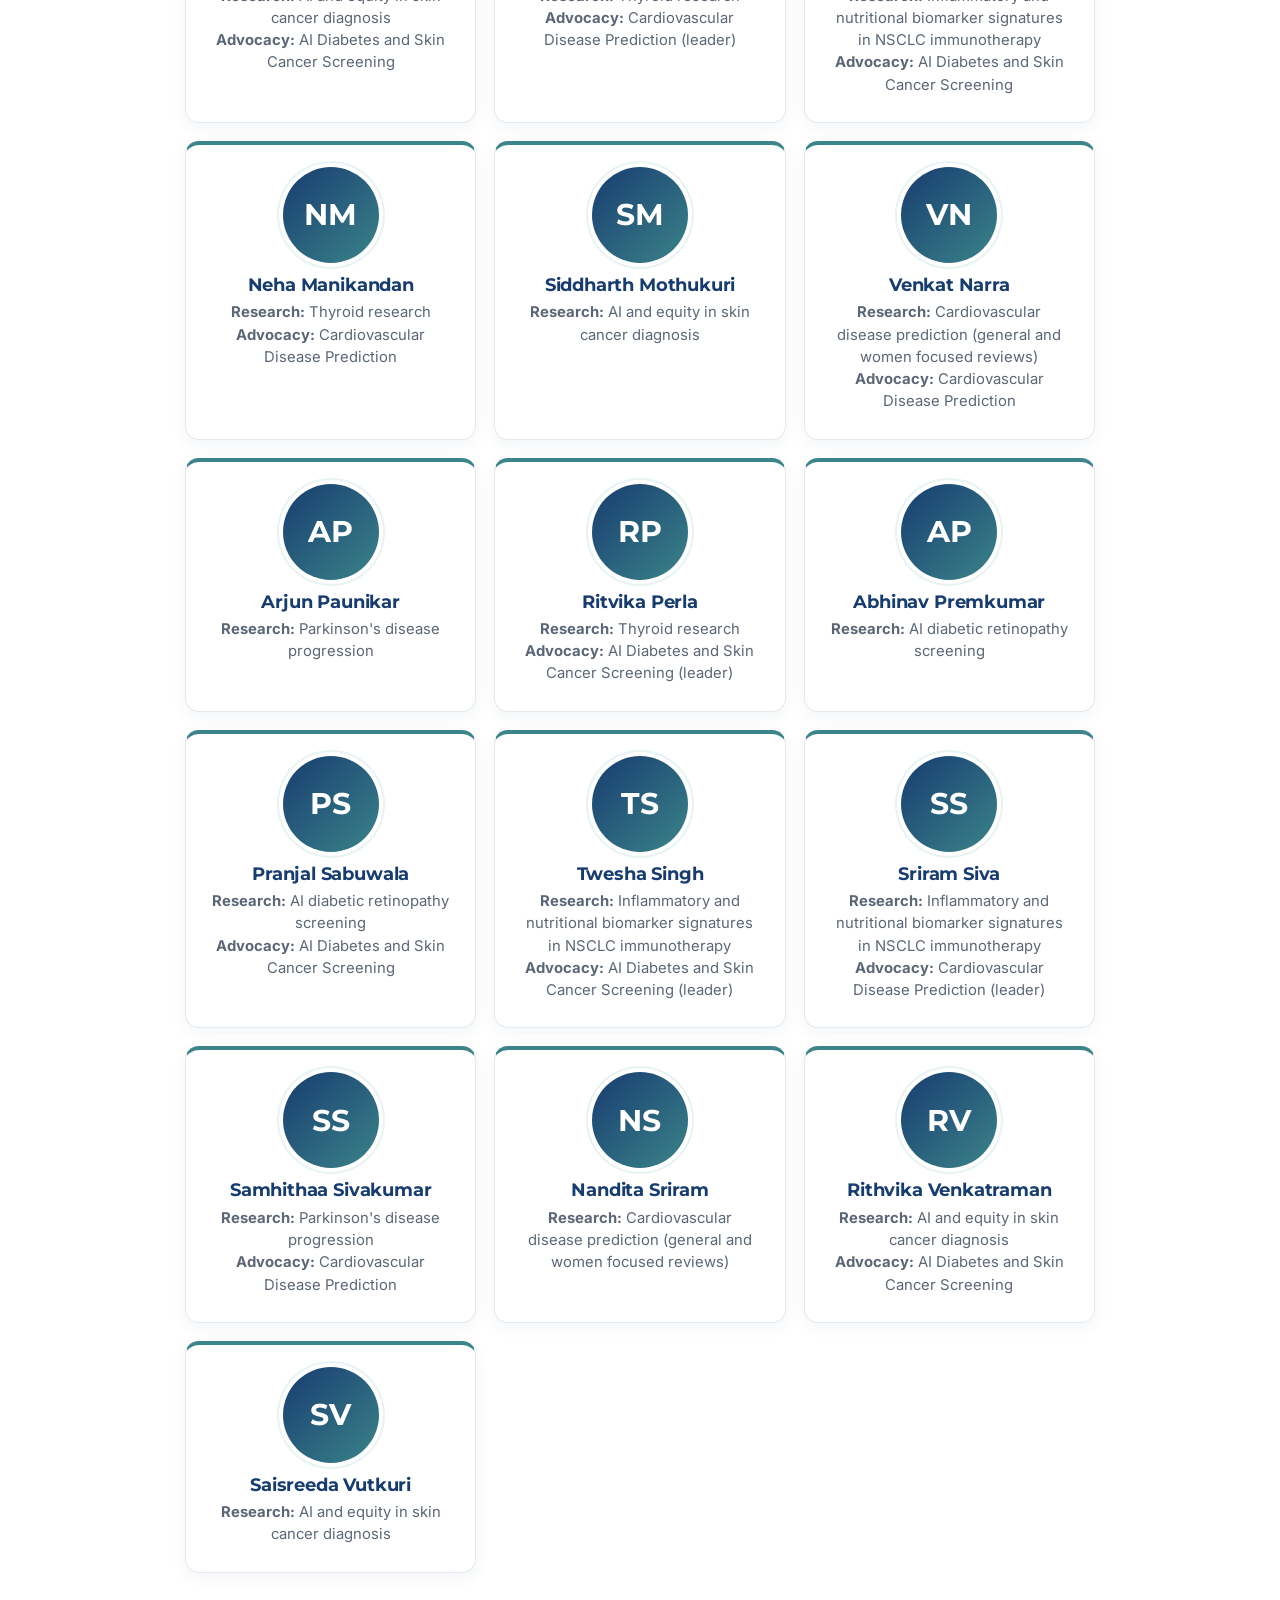
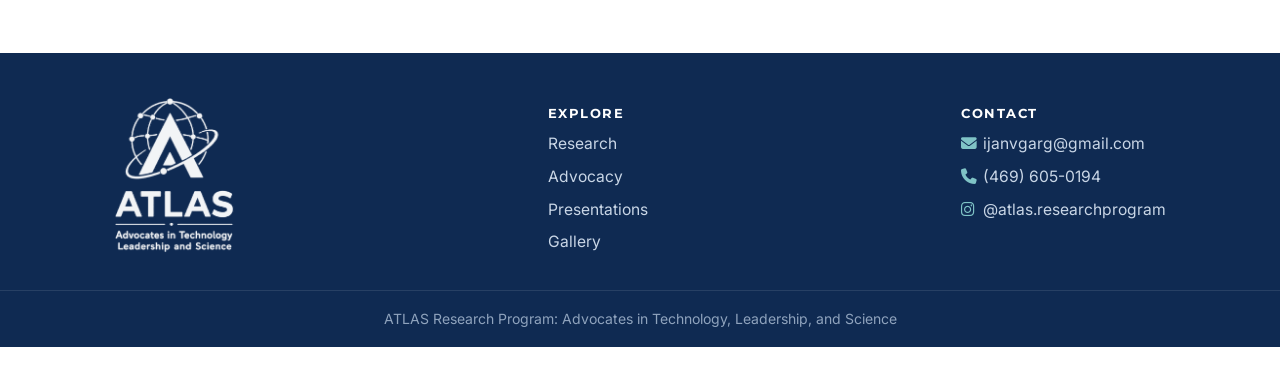
<file: docs/people.html>
<!DOCTYPE html>

<html>

<head>

<meta charset="utf-8" />
<meta name="generator" content="pandoc" />
<meta http-equiv="X-UA-Compatible" content="IE=EDGE" />




<title>People</title>

<script src="site_libs/header-attrs-2.30/header-attrs.js"></script>
<script src="site_libs/jquery-3.6.0/jquery-3.6.0.min.js"></script>
<meta name="viewport" content="width=device-width, initial-scale=1" />
<link href="site_libs/bootstrap-3.3.5/css/flatly.min.css" rel="stylesheet" />
<script src="site_libs/bootstrap-3.3.5/js/bootstrap.min.js"></script>
<script src="site_libs/bootstrap-3.3.5/shim/html5shiv.min.js"></script>
<script src="site_libs/bootstrap-3.3.5/shim/respond.min.js"></script>
<style>h1 {font-size: 34px;}
       h1.title {font-size: 38px;}
       h2 {font-size: 30px;}
       h3 {font-size: 24px;}
       h4 {font-size: 18px;}
       h5 {font-size: 16px;}
       h6 {font-size: 12px;}
       code {color: inherit; background-color: rgba(0, 0, 0, 0.04);}
       pre:not([class]) { background-color: white }</style>
<script src="site_libs/navigation-1.1/tabsets.js"></script>
<link href="site_libs/highlightjs-9.12.0/default.css" rel="stylesheet" />
<script src="site_libs/highlightjs-9.12.0/highlight.js"></script>
<link href="site_libs/font-awesome-6.5.2/css/all.min.css" rel="stylesheet" />
<link href="site_libs/font-awesome-6.5.2/css/v4-shims.min.css" rel="stylesheet" />
<link rel="icon" type="image/png" href="images/favicon.png">
<link rel="preconnect" href="https://fonts.googleapis.com">
<link rel="preconnect" href="https://fonts.gstatic.com" crossorigin>
<link href="https://fonts.googleapis.com/css2?family=Inter:wght@400;500;600&family=Montserrat:wght@600;700;800&display=swap" rel="stylesheet">
<meta name="description" content="ATLAS (Advocates in Technology, Leadership, and Science) is a research mentorship program that trains high school and undergraduate students in biostatistics, medical research, and public health advocacy.">

<style type="text/css">
  code{white-space: pre-wrap;}
  span.smallcaps{font-variant: small-caps;}
  span.underline{text-decoration: underline;}
  div.column{display: inline-block; vertical-align: top; width: 50%;}
  div.hanging-indent{margin-left: 1.5em; text-indent: -1.5em;}
  ul.task-list{list-style: none;}
    </style>

<style type="text/css">code{white-space: pre;}</style>
<script type="text/javascript">
if (window.hljs) {
  hljs.configure({languages: []});
  hljs.initHighlightingOnLoad();
  if (document.readyState && document.readyState === "complete") {
    window.setTimeout(function() { hljs.initHighlighting(); }, 0);
  }
}
</script>






<link rel="stylesheet" href="styles.css" type="text/css" />



<style type = "text/css">
.main-container {
  max-width: 940px;
  margin-left: auto;
  margin-right: auto;
}
img {
  max-width:100%;
}
.tabbed-pane {
  padding-top: 12px;
}
.html-widget {
  margin-bottom: 20px;
}
button.code-folding-btn:focus {
  outline: none;
}
summary {
  display: list-item;
}
details > summary > p:only-child {
  display: inline;
}
pre code {
  padding: 0;
}
</style>


<style type="text/css">
.dropdown-submenu {
  position: relative;
}
.dropdown-submenu>.dropdown-menu {
  top: 0;
  left: 100%;
  margin-top: -6px;
  margin-left: -1px;
  border-radius: 0 6px 6px 6px;
}
.dropdown-submenu:hover>.dropdown-menu {
  display: block;
}
.dropdown-submenu>a:after {
  display: block;
  content: " ";
  float: right;
  width: 0;
  height: 0;
  border-color: transparent;
  border-style: solid;
  border-width: 5px 0 5px 5px;
  border-left-color: #cccccc;
  margin-top: 5px;
  margin-right: -10px;
}
.dropdown-submenu:hover>a:after {
  border-left-color: #adb5bd;
}
.dropdown-submenu.pull-left {
  float: none;
}
.dropdown-submenu.pull-left>.dropdown-menu {
  left: -100%;
  margin-left: 10px;
  border-radius: 6px 0 6px 6px;
}
</style>

<script type="text/javascript">
// manage active state of menu based on current page
$(document).ready(function () {
  // active menu anchor
  href = window.location.pathname
  href = href.substr(href.lastIndexOf('/') + 1)
  if (href === "")
    href = "index.html";
  var menuAnchor = $('a[href="' + href + '"]');

  // mark the anchor link active (and if it's in a dropdown, also mark that active)
  var dropdown = menuAnchor.closest('li.dropdown');
  if (window.bootstrap) { // Bootstrap 4+
    menuAnchor.addClass('active');
    dropdown.find('> .dropdown-toggle').addClass('active');
  } else { // Bootstrap 3
    menuAnchor.parent().addClass('active');
    dropdown.addClass('active');
  }

  // Navbar adjustments
  var navHeight = $(".navbar").first().height() + 15;
  var style = document.createElement('style');
  var pt = "padding-top: " + navHeight + "px; ";
  var mt = "margin-top: -" + navHeight + "px; ";
  var css = "";
  // offset scroll position for anchor links (for fixed navbar)
  for (var i = 1; i <= 6; i++) {
    css += ".section h" + i + "{ " + pt + mt + "}\n";
  }
  style.innerHTML = "body {" + pt + "padding-bottom: 40px; }\n" + css;
  document.head.appendChild(style);
});
</script>

<!-- tabsets -->

<style type="text/css">
.tabset-dropdown > .nav-tabs {
  display: inline-table;
  max-height: 500px;
  min-height: 44px;
  overflow-y: auto;
  border: 1px solid #ddd;
  border-radius: 4px;
}

.tabset-dropdown > .nav-tabs > li.active:before, .tabset-dropdown > .nav-tabs.nav-tabs-open:before {
  content: "\e259";
  font-family: 'Glyphicons Halflings';
  display: inline-block;
  padding: 10px;
  border-right: 1px solid #ddd;
}

.tabset-dropdown > .nav-tabs.nav-tabs-open > li.active:before {
  content: "\e258";
  font-family: 'Glyphicons Halflings';
  border: none;
}

.tabset-dropdown > .nav-tabs > li.active {
  display: block;
}

.tabset-dropdown > .nav-tabs > li > a,
.tabset-dropdown > .nav-tabs > li > a:focus,
.tabset-dropdown > .nav-tabs > li > a:hover {
  border: none;
  display: inline-block;
  border-radius: 4px;
  background-color: transparent;
}

.tabset-dropdown > .nav-tabs.nav-tabs-open > li {
  display: block;
  float: none;
}

.tabset-dropdown > .nav-tabs > li {
  display: none;
}
</style>

<!-- code folding -->




</head>

<body>


<div class="container-fluid main-container">




<div class="navbar navbar-default  navbar-fixed-top" role="navigation">
  <div class="container">
    <div class="navbar-header">
      <button type="button" class="navbar-toggle collapsed" data-toggle="collapse" data-bs-toggle="collapse" data-target="#navbar" data-bs-target="#navbar">
        <span class="icon-bar"></span>
        <span class="icon-bar"></span>
        <span class="icon-bar"></span>
      </button>
      <a class="navbar-brand" href="index.html">ATLAS</a>
    </div>
    <div id="navbar" class="navbar-collapse collapse">
      <ul class="nav navbar-nav">
        <li>
  <a href="about.html">About</a>
</li>
<li>
  <a href="research.html">Research</a>
</li>
<li>
  <a href="advocacy.html">Advocacy</a>
</li>
<li>
  <a href="people.html">People</a>
</li>
<li>
  <a href="presentations.html">Presentations</a>
</li>
<li>
  <a href="gallery.html">Gallery</a>
</li>
<li>
  <a href="join.html">Join</a>
</li>
      </ul>
      <ul class="nav navbar-nav navbar-right">
        <li>
  <a href="mailto:ijanvgarg@gmail.com">
    <span class="fa fa-envelope fa-lg"></span>
     
  </a>
</li>
<li>
  <a href="https://www.instagram.com/atlas.researchprogram">
    <span class="fa fa-instagram fa-lg"></span>
     
  </a>
</li>
<li>
  <a href="tel:+14696050194">
    <span class="fa fa-phone fa-lg"></span>
     
  </a>
</li>
<li>
  <a href="https://www.linkedin.com/in/janvi-garg-3b1069219">
    <span class="fa fa-linkedin fa-lg"></span>
     
  </a>
</li>
      </ul>
    </div><!--/.nav-collapse -->
  </div><!--/.container -->
</div><!--/.navbar -->

<div id="header">



<h1 class="title toc-ignore">People</h1>

</div>


<div id="leadership" class="section level2">
<h2>Leadership</h2>
<div class="card person leader-card"><div class="avatar">JG</div><div><h4>Janvi Garg</h4><p><span class='tag'>Founder and Director</span></p><p>MS Biostatistics student at Columbia University. Trains and mentors every ATLAS researcher.<br><br>Email: <a href='mailto:ijanvgarg@gmail.com'>ijanvgarg@gmail.com</a><br>Phone: <a href='tel:+14696050194'>(469) 605-0194</a><br>Instagram: <a href='https://www.instagram.com/atlas.researchprogram' target='_blank'>@atlas.researchprogram</a></p></div></div>
</div>
<div id="researchers" class="section level2">
<h2>Researchers</h2>
<div class="people-grid">
<div class="card person "><div class="avatar">AA</div><div><h4>Abhikarthi Appikatla</h4><p><b>Advocacy:</b> Cardiovascular Disease Prediction</p></div></div>
<div class="card person "><div class="avatar">SA</div><div><h4>Srikrithi Appikatla</h4><p><b>Research:</b> Cardiovascular disease prediction (general and women focused reviews)<br><b>Advocacy:</b> Cardiovascular Disease Prediction</p></div></div>
<div class="card person "><div class="avatar">DA</div><div><h4>Dhilan Avula</h4><p><b>Research:</b> Cardiovascular disease prediction (general and women focused reviews)<br><b>Advocacy:</b> Cardiovascular Disease Prediction</p></div></div>
<div class="card person "><div class="avatar">RB</div><div><h4>Raga Battu</h4><p><b>Research:</b> AI diabetic retinopathy screening</p></div></div>
<div class="card person "><div class="avatar">TC</div><div><h4>Tanvi Chakka</h4><p><b>Research:</b> Inflammatory and nutritional biomarker signatures in NSCLC immunotherapy<br><b>Advocacy:</b> Cardiovascular Disease Prediction</p></div></div>
<div class="card person "><div class="avatar">SG</div><div><h4>Soham Gupta</h4><p><b>Research:</b> Parkinson's disease progression<br><b>Advocacy:</b> AI Diabetes and Skin Cancer Screening</p></div></div>
<div class="card person "><div class="avatar">RI</div><div><h4>Rithvik Inampudi</h4><p><b>Research:</b> AI diabetic retinopathy screening</p></div></div>
<div class="card person "><div class="avatar">JJ</div><div><h4>Janani Jayaraj</h4><p><b>Research:</b> Thyroid research</p></div></div>
<div class="card person "><div class="avatar">RJ</div><div><h4>Rhea Jha</h4><p><b>Research:</b> Parkinson's disease progression<br><b>Advocacy:</b> Cardiovascular Disease Prediction</p></div></div>
<div class="card person "><div class="avatar">SK</div><div><h4>Swaroop Kadiyam</h4><p><b>Research:</b> AI and equity in skin cancer diagnosis<br><b>Advocacy:</b> AI Diabetes and Skin Cancer Screening</p></div></div>
<div class="card person "><div class="avatar">GK</div><div><h4>Gokul Kiliparthi</h4><p><b>Research:</b> Thyroid research<br><b>Advocacy:</b> Cardiovascular Disease Prediction (leader)</p></div></div>
<div class="card person "><div class="avatar">SL</div><div><h4>Shivam Loyalka</h4><p><b>Research:</b> Inflammatory and nutritional biomarker signatures in NSCLC immunotherapy<br><b>Advocacy:</b> AI Diabetes and Skin Cancer Screening</p></div></div>
<div class="card person "><div class="avatar">NM</div><div><h4>Neha Manikandan</h4><p><b>Research:</b> Thyroid research<br><b>Advocacy:</b> Cardiovascular Disease Prediction</p></div></div>
<div class="card person "><div class="avatar">SM</div><div><h4>Siddharth Mothukuri</h4><p><b>Research:</b> AI and equity in skin cancer diagnosis</p></div></div>
<div class="card person "><div class="avatar">VN</div><div><h4>Venkat Narra</h4><p><b>Research:</b> Cardiovascular disease prediction (general and women focused reviews)<br><b>Advocacy:</b> Cardiovascular Disease Prediction</p></div></div>
<div class="card person "><div class="avatar">AP</div><div><h4>Arjun Paunikar</h4><p><b>Research:</b> Parkinson's disease progression</p></div></div>
<div class="card person "><div class="avatar">RP</div><div><h4>Ritvika Perla</h4><p><b>Research:</b> Thyroid research<br><b>Advocacy:</b> AI Diabetes and Skin Cancer Screening (leader)</p></div></div>
<div class="card person "><div class="avatar">AP</div><div><h4>Abhinav Premkumar</h4><p><b>Research:</b> AI diabetic retinopathy screening</p></div></div>
<div class="card person "><div class="avatar">PS</div><div><h4>Pranjal Sabuwala</h4><p><b>Research:</b> AI diabetic retinopathy screening<br><b>Advocacy:</b> AI Diabetes and Skin Cancer Screening</p></div></div>
<div class="card person "><div class="avatar">TS</div><div><h4>Twesha Singh</h4><p><b>Research:</b> Inflammatory and nutritional biomarker signatures in NSCLC immunotherapy<br><b>Advocacy:</b> AI Diabetes and Skin Cancer Screening (leader)</p></div></div>
<div class="card person "><div class="avatar">SS</div><div><h4>Sriram Siva</h4><p><b>Research:</b> Inflammatory and nutritional biomarker signatures in NSCLC immunotherapy<br><b>Advocacy:</b> Cardiovascular Disease Prediction (leader)</p></div></div>
<div class="card person "><div class="avatar">SS</div><div><h4>Samhithaa Sivakumar</h4><p><b>Research:</b> Parkinson's disease progression<br><b>Advocacy:</b> Cardiovascular Disease Prediction</p></div></div>
<div class="card person "><div class="avatar">NS</div><div><h4>Nandita Sriram</h4><p><b>Research:</b> Cardiovascular disease prediction (general and women focused reviews)</p></div></div>
<div class="card person "><div class="avatar">RV</div><div><h4>Rithvika Venkatraman</h4><p><b>Research:</b> AI and equity in skin cancer diagnosis<br><b>Advocacy:</b> AI Diabetes and Skin Cancer Screening</p></div></div>
<div class="card person "><div class="avatar">SV</div><div><h4>Saisreeda Vutkuri</h4><p><b>Research:</b> AI and equity in skin cancer diagnosis</p></div></div>
</div>
</div>

<footer class="site-footer">
  <div class="footer-inner">
    <div class="footer-brand">
      <img src="images/logo-white.png" alt="ATLAS logo">
    </div>
    <div class="footer-col">
      <h5>Explore</h5>
      <a href="research.html">Research</a>
      <a href="advocacy.html">Advocacy</a>
      <a href="presentations.html">Presentations</a>
      <a href="gallery.html">Gallery</a>
    </div>
    <div class="footer-col">
      <h5>Contact</h5>
      <a href="mailto:ijanvgarg@gmail.com"><i class="fa fa-envelope"></i> ijanvgarg@gmail.com</a>
      <a href="tel:+14696050194"><i class="fa fa-phone"></i> (469) 605-0194</a>
      <a href="https://www.instagram.com/atlas.researchprogram" target="_blank"><i class="fa fa-instagram"></i> @atlas.researchprogram</a>
    </div>
  </div>
  <div class="footer-bottom">ATLAS Research Program: Advocates in Technology, Leadership, and Science</div>
</footer>



</div>

<script>

// add bootstrap table styles to pandoc tables
function bootstrapStylePandocTables() {
  $('tr.odd').parent('tbody').parent('table').addClass('table table-condensed');
}
$(document).ready(function () {
  bootstrapStylePandocTables();
});


</script>

<!-- tabsets -->

<script>
$(document).ready(function () {
  window.buildTabsets("TOC");
});

$(document).ready(function () {
  $('.tabset-dropdown > .nav-tabs > li').click(function () {
    $(this).parent().toggleClass('nav-tabs-open');
  });
});
</script>

<!-- code folding -->


<!-- dynamically load mathjax for compatibility with self-contained -->
<script>
  (function () {
    var script = document.createElement("script");
    script.type = "text/javascript";
    script.src  = "https://mathjax.rstudio.com/latest/MathJax.js?config=TeX-AMS-MML_HTMLorMML";
    document.getElementsByTagName("head")[0].appendChild(script);
  })();
</script>

</body>
</html>
</file>
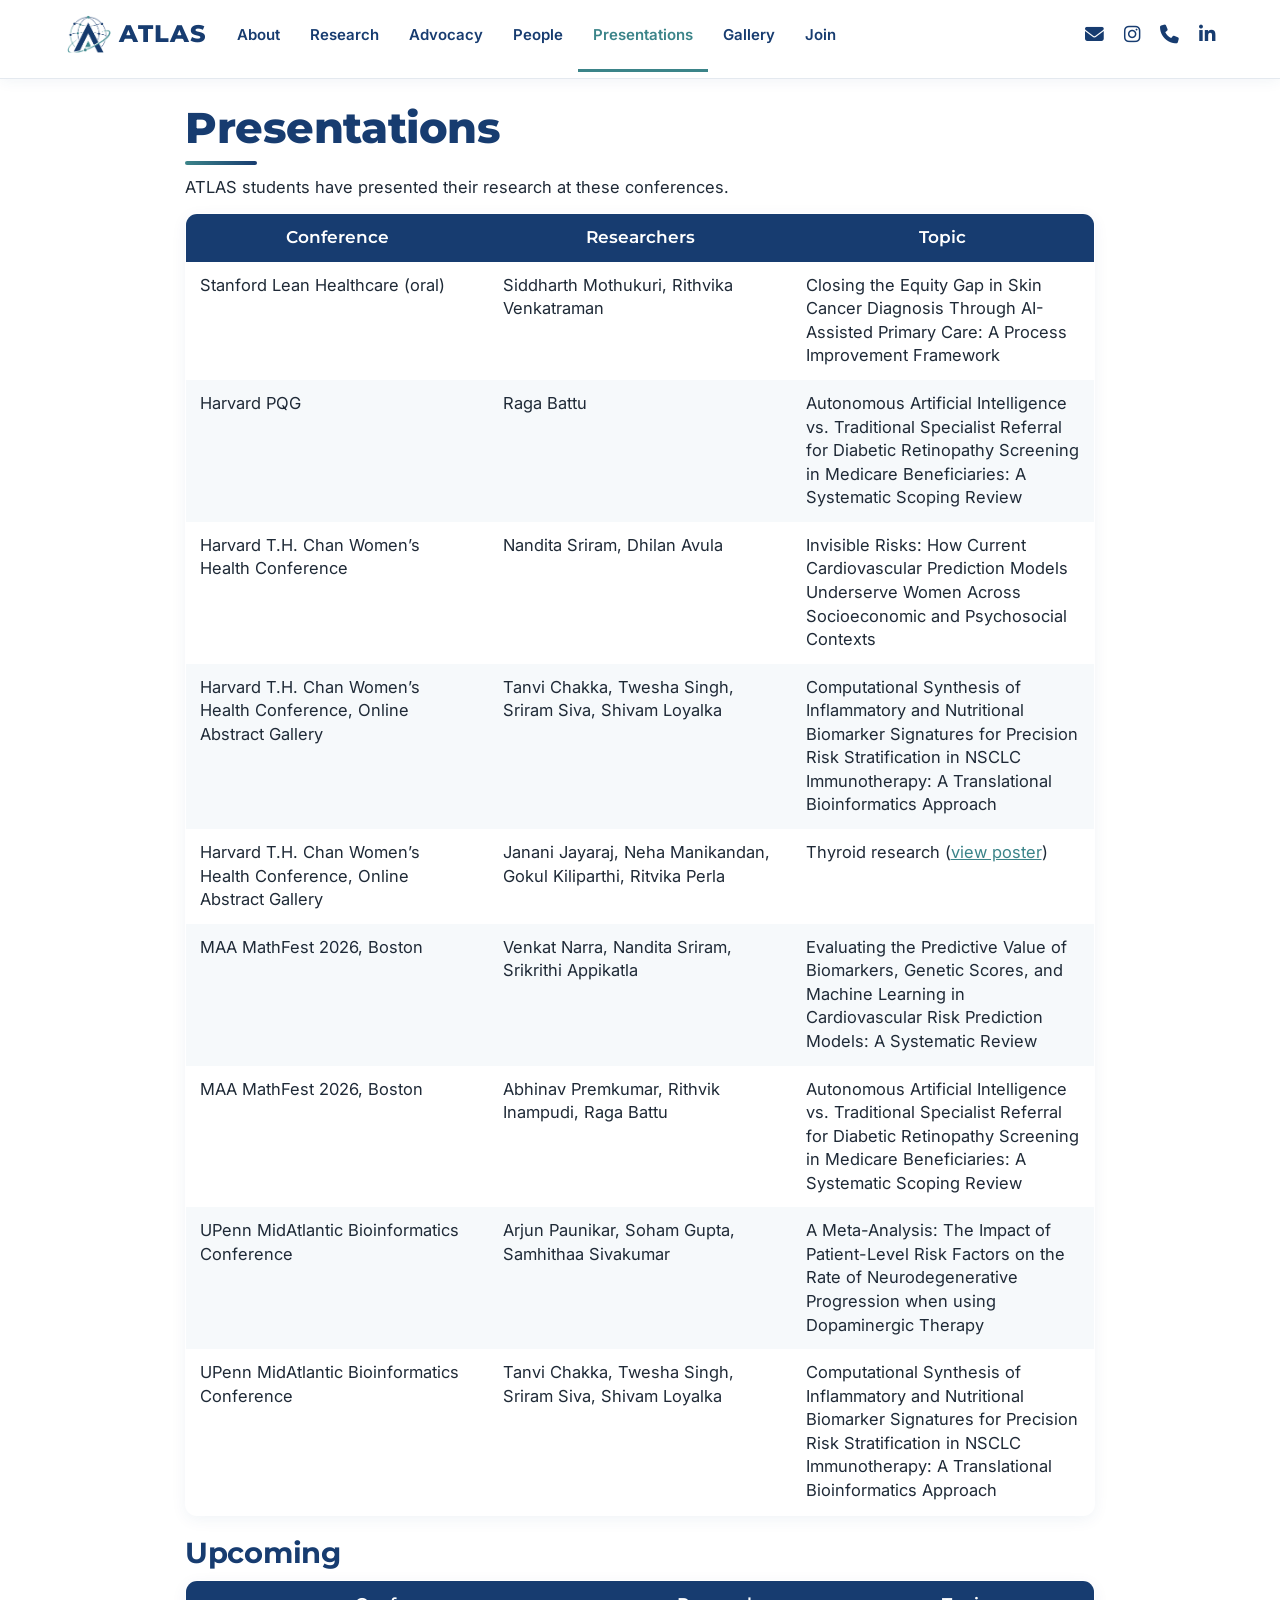
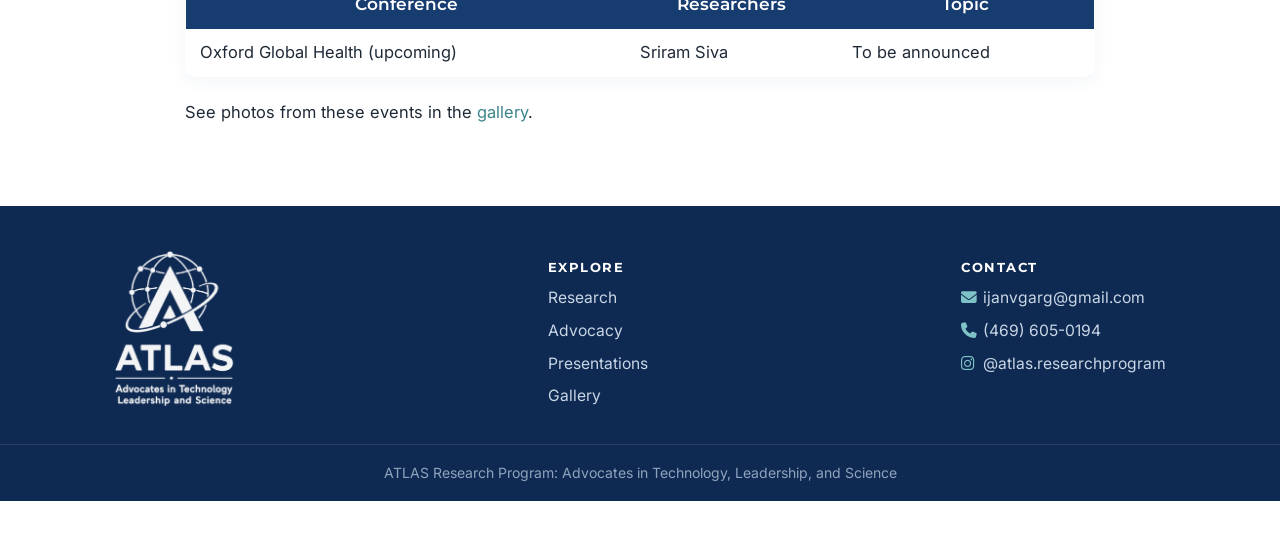
<file: docs/presentations.html>
<!DOCTYPE html>

<html>

<head>

<meta charset="utf-8" />
<meta name="generator" content="pandoc" />
<meta http-equiv="X-UA-Compatible" content="IE=EDGE" />




<title>Presentations</title>

<script src="site_libs/header-attrs-2.30/header-attrs.js"></script>
<script src="site_libs/jquery-3.6.0/jquery-3.6.0.min.js"></script>
<meta name="viewport" content="width=device-width, initial-scale=1" />
<link href="site_libs/bootstrap-3.3.5/css/flatly.min.css" rel="stylesheet" />
<script src="site_libs/bootstrap-3.3.5/js/bootstrap.min.js"></script>
<script src="site_libs/bootstrap-3.3.5/shim/html5shiv.min.js"></script>
<script src="site_libs/bootstrap-3.3.5/shim/respond.min.js"></script>
<style>h1 {font-size: 34px;}
       h1.title {font-size: 38px;}
       h2 {font-size: 30px;}
       h3 {font-size: 24px;}
       h4 {font-size: 18px;}
       h5 {font-size: 16px;}
       h6 {font-size: 12px;}
       code {color: inherit; background-color: rgba(0, 0, 0, 0.04);}
       pre:not([class]) { background-color: white }</style>
<script src="site_libs/navigation-1.1/tabsets.js"></script>
<link href="site_libs/highlightjs-9.12.0/default.css" rel="stylesheet" />
<script src="site_libs/highlightjs-9.12.0/highlight.js"></script>
<link href="site_libs/font-awesome-6.5.2/css/all.min.css" rel="stylesheet" />
<link href="site_libs/font-awesome-6.5.2/css/v4-shims.min.css" rel="stylesheet" />
<link rel="icon" type="image/png" href="images/favicon.png">
<link rel="preconnect" href="https://fonts.googleapis.com">
<link rel="preconnect" href="https://fonts.gstatic.com" crossorigin>
<link href="https://fonts.googleapis.com/css2?family=Inter:wght@400;500;600&family=Montserrat:wght@600;700;800&display=swap" rel="stylesheet">
<meta name="description" content="ATLAS (Advocates in Technology, Leadership, and Science) is a research mentorship program that trains high school and undergraduate students in biostatistics, medical research, and public health advocacy.">

<style type="text/css">
  code{white-space: pre-wrap;}
  span.smallcaps{font-variant: small-caps;}
  span.underline{text-decoration: underline;}
  div.column{display: inline-block; vertical-align: top; width: 50%;}
  div.hanging-indent{margin-left: 1.5em; text-indent: -1.5em;}
  ul.task-list{list-style: none;}
    </style>

<style type="text/css">code{white-space: pre;}</style>
<script type="text/javascript">
if (window.hljs) {
  hljs.configure({languages: []});
  hljs.initHighlightingOnLoad();
  if (document.readyState && document.readyState === "complete") {
    window.setTimeout(function() { hljs.initHighlighting(); }, 0);
  }
}
</script>






<link rel="stylesheet" href="styles.css" type="text/css" />



<style type = "text/css">
.main-container {
  max-width: 940px;
  margin-left: auto;
  margin-right: auto;
}
img {
  max-width:100%;
}
.tabbed-pane {
  padding-top: 12px;
}
.html-widget {
  margin-bottom: 20px;
}
button.code-folding-btn:focus {
  outline: none;
}
summary {
  display: list-item;
}
details > summary > p:only-child {
  display: inline;
}
pre code {
  padding: 0;
}
</style>


<style type="text/css">
.dropdown-submenu {
  position: relative;
}
.dropdown-submenu>.dropdown-menu {
  top: 0;
  left: 100%;
  margin-top: -6px;
  margin-left: -1px;
  border-radius: 0 6px 6px 6px;
}
.dropdown-submenu:hover>.dropdown-menu {
  display: block;
}
.dropdown-submenu>a:after {
  display: block;
  content: " ";
  float: right;
  width: 0;
  height: 0;
  border-color: transparent;
  border-style: solid;
  border-width: 5px 0 5px 5px;
  border-left-color: #cccccc;
  margin-top: 5px;
  margin-right: -10px;
}
.dropdown-submenu:hover>a:after {
  border-left-color: #adb5bd;
}
.dropdown-submenu.pull-left {
  float: none;
}
.dropdown-submenu.pull-left>.dropdown-menu {
  left: -100%;
  margin-left: 10px;
  border-radius: 6px 0 6px 6px;
}
</style>

<script type="text/javascript">
// manage active state of menu based on current page
$(document).ready(function () {
  // active menu anchor
  href = window.location.pathname
  href = href.substr(href.lastIndexOf('/') + 1)
  if (href === "")
    href = "index.html";
  var menuAnchor = $('a[href="' + href + '"]');

  // mark the anchor link active (and if it's in a dropdown, also mark that active)
  var dropdown = menuAnchor.closest('li.dropdown');
  if (window.bootstrap) { // Bootstrap 4+
    menuAnchor.addClass('active');
    dropdown.find('> .dropdown-toggle').addClass('active');
  } else { // Bootstrap 3
    menuAnchor.parent().addClass('active');
    dropdown.addClass('active');
  }

  // Navbar adjustments
  var navHeight = $(".navbar").first().height() + 15;
  var style = document.createElement('style');
  var pt = "padding-top: " + navHeight + "px; ";
  var mt = "margin-top: -" + navHeight + "px; ";
  var css = "";
  // offset scroll position for anchor links (for fixed navbar)
  for (var i = 1; i <= 6; i++) {
    css += ".section h" + i + "{ " + pt + mt + "}\n";
  }
  style.innerHTML = "body {" + pt + "padding-bottom: 40px; }\n" + css;
  document.head.appendChild(style);
});
</script>

<!-- tabsets -->

<style type="text/css">
.tabset-dropdown > .nav-tabs {
  display: inline-table;
  max-height: 500px;
  min-height: 44px;
  overflow-y: auto;
  border: 1px solid #ddd;
  border-radius: 4px;
}

.tabset-dropdown > .nav-tabs > li.active:before, .tabset-dropdown > .nav-tabs.nav-tabs-open:before {
  content: "\e259";
  font-family: 'Glyphicons Halflings';
  display: inline-block;
  padding: 10px;
  border-right: 1px solid #ddd;
}

.tabset-dropdown > .nav-tabs.nav-tabs-open > li.active:before {
  content: "\e258";
  font-family: 'Glyphicons Halflings';
  border: none;
}

.tabset-dropdown > .nav-tabs > li.active {
  display: block;
}

.tabset-dropdown > .nav-tabs > li > a,
.tabset-dropdown > .nav-tabs > li > a:focus,
.tabset-dropdown > .nav-tabs > li > a:hover {
  border: none;
  display: inline-block;
  border-radius: 4px;
  background-color: transparent;
}

.tabset-dropdown > .nav-tabs.nav-tabs-open > li {
  display: block;
  float: none;
}

.tabset-dropdown > .nav-tabs > li {
  display: none;
}
</style>

<!-- code folding -->




</head>

<body>


<div class="container-fluid main-container">




<div class="navbar navbar-default  navbar-fixed-top" role="navigation">
  <div class="container">
    <div class="navbar-header">
      <button type="button" class="navbar-toggle collapsed" data-toggle="collapse" data-bs-toggle="collapse" data-target="#navbar" data-bs-target="#navbar">
        <span class="icon-bar"></span>
        <span class="icon-bar"></span>
        <span class="icon-bar"></span>
      </button>
      <a class="navbar-brand" href="index.html">ATLAS</a>
    </div>
    <div id="navbar" class="navbar-collapse collapse">
      <ul class="nav navbar-nav">
        <li>
  <a href="about.html">About</a>
</li>
<li>
  <a href="research.html">Research</a>
</li>
<li>
  <a href="advocacy.html">Advocacy</a>
</li>
<li>
  <a href="people.html">People</a>
</li>
<li>
  <a href="presentations.html">Presentations</a>
</li>
<li>
  <a href="gallery.html">Gallery</a>
</li>
<li>
  <a href="join.html">Join</a>
</li>
      </ul>
      <ul class="nav navbar-nav navbar-right">
        <li>
  <a href="mailto:ijanvgarg@gmail.com">
    <span class="fa fa-envelope fa-lg"></span>
     
  </a>
</li>
<li>
  <a href="https://www.instagram.com/atlas.researchprogram">
    <span class="fa fa-instagram fa-lg"></span>
     
  </a>
</li>
<li>
  <a href="tel:+14696050194">
    <span class="fa fa-phone fa-lg"></span>
     
  </a>
</li>
<li>
  <a href="https://www.linkedin.com/in/janvi-garg-3b1069219">
    <span class="fa fa-linkedin fa-lg"></span>
     
  </a>
</li>
      </ul>
    </div><!--/.nav-collapse -->
  </div><!--/.container -->
</div><!--/.navbar -->

<div id="header">



<h1 class="title toc-ignore">Presentations</h1>

</div>


<p>ATLAS students have presented their research at these
conferences.</p>
<table>
<colgroup>
<col width="33%" />
<col width="33%" />
<col width="33%" />
</colgroup>
<thead>
<tr class="header">
<th>Conference</th>
<th>Researchers</th>
<th>Topic</th>
</tr>
</thead>
<tbody>
<tr class="odd">
<td>Stanford Lean Healthcare (oral)</td>
<td>Siddharth Mothukuri, Rithvika Venkatraman</td>
<td>Closing the Equity Gap in Skin Cancer Diagnosis Through AI-Assisted
Primary Care: A Process Improvement Framework</td>
</tr>
<tr class="even">
<td>Harvard PQG</td>
<td>Raga Battu</td>
<td>Autonomous Artificial Intelligence vs. Traditional Specialist
Referral for Diabetic Retinopathy Screening in Medicare Beneficiaries: A
Systematic Scoping Review</td>
</tr>
<tr class="odd">
<td>Harvard T.H. Chan Women’s Health Conference</td>
<td>Nandita Sriram, Dhilan Avula</td>
<td>Invisible Risks: How Current Cardiovascular Prediction Models
Underserve Women Across Socioeconomic and Psychosocial Contexts</td>
</tr>
<tr class="even">
<td>Harvard T.H. Chan Women’s Health Conference, Online Abstract
Gallery</td>
<td>Tanvi Chakka, Twesha Singh, Sriram Siva, Shivam Loyalka</td>
<td>Computational Synthesis of Inflammatory and Nutritional Biomarker
Signatures for Precision Risk Stratification in NSCLC Immunotherapy: A
Translational Bioinformatics Approach</td>
</tr>
<tr class="odd">
<td>Harvard T.H. Chan Women’s Health Conference, Online Abstract
Gallery</td>
<td>Janani Jayaraj, Neha Manikandan, Gokul Kiliparthi, Ritvika
Perla</td>
<td>Thyroid research (<a
href="https://whc2026boston.kontainer.com/folder/2247983/file/24269754#token=SPgqONtipu&amp;type=direct"
target="_blank">view poster</a>)</td>
</tr>
<tr class="even">
<td>MAA MathFest 2026, Boston</td>
<td>Venkat Narra, Nandita Sriram, Srikrithi Appikatla</td>
<td>Evaluating the Predictive Value of Biomarkers, Genetic Scores, and
Machine Learning in Cardiovascular Risk Prediction Models: A Systematic
Review</td>
</tr>
<tr class="odd">
<td>MAA MathFest 2026, Boston</td>
<td>Abhinav Premkumar, Rithvik Inampudi, Raga Battu</td>
<td>Autonomous Artificial Intelligence vs. Traditional Specialist
Referral for Diabetic Retinopathy Screening in Medicare Beneficiaries: A
Systematic Scoping Review</td>
</tr>
<tr class="even">
<td>UPenn MidAtlantic Bioinformatics Conference</td>
<td>Arjun Paunikar, Soham Gupta, Samhithaa Sivakumar</td>
<td>A Meta-Analysis: The Impact of Patient-Level Risk Factors on the
Rate of Neurodegenerative Progression when using Dopaminergic
Therapy</td>
</tr>
<tr class="odd">
<td>UPenn MidAtlantic Bioinformatics Conference</td>
<td>Tanvi Chakka, Twesha Singh, Sriram Siva, Shivam Loyalka</td>
<td>Computational Synthesis of Inflammatory and Nutritional Biomarker
Signatures for Precision Risk Stratification in NSCLC Immunotherapy: A
Translational Bioinformatics Approach</td>
</tr>
</tbody>
</table>
<div id="upcoming" class="section level2">
<h2>Upcoming</h2>
<table>
<thead>
<tr class="header">
<th>Conference</th>
<th>Researchers</th>
<th>Topic</th>
</tr>
</thead>
<tbody>
<tr class="odd">
<td>Oxford Global Health (upcoming)</td>
<td>Sriram Siva</td>
<td>To be announced</td>
</tr>
</tbody>
</table>
<p>See photos from these events in the <a
href="gallery.html">gallery</a>.</p>
</div>

<footer class="site-footer">
  <div class="footer-inner">
    <div class="footer-brand">
      <img src="images/logo-white.png" alt="ATLAS logo">
    </div>
    <div class="footer-col">
      <h5>Explore</h5>
      <a href="research.html">Research</a>
      <a href="advocacy.html">Advocacy</a>
      <a href="presentations.html">Presentations</a>
      <a href="gallery.html">Gallery</a>
    </div>
    <div class="footer-col">
      <h5>Contact</h5>
      <a href="mailto:ijanvgarg@gmail.com"><i class="fa fa-envelope"></i> ijanvgarg@gmail.com</a>
      <a href="tel:+14696050194"><i class="fa fa-phone"></i> (469) 605-0194</a>
      <a href="https://www.instagram.com/atlas.researchprogram" target="_blank"><i class="fa fa-instagram"></i> @atlas.researchprogram</a>
    </div>
  </div>
  <div class="footer-bottom">ATLAS Research Program: Advocates in Technology, Leadership, and Science</div>
</footer>



</div>

<script>

// add bootstrap table styles to pandoc tables
function bootstrapStylePandocTables() {
  $('tr.odd').parent('tbody').parent('table').addClass('table table-condensed');
}
$(document).ready(function () {
  bootstrapStylePandocTables();
});


</script>

<!-- tabsets -->

<script>
$(document).ready(function () {
  window.buildTabsets("TOC");
});

$(document).ready(function () {
  $('.tabset-dropdown > .nav-tabs > li').click(function () {
    $(this).parent().toggleClass('nav-tabs-open');
  });
});
</script>

<!-- code folding -->


<!-- dynamically load mathjax for compatibility with self-contained -->
<script>
  (function () {
    var script = document.createElement("script");
    script.type = "text/javascript";
    script.src  = "https://mathjax.rstudio.com/latest/MathJax.js?config=TeX-AMS-MML_HTMLorMML";
    document.getElementsByTagName("head")[0].appendChild(script);
  })();
</script>

</body>
</html>
</file>
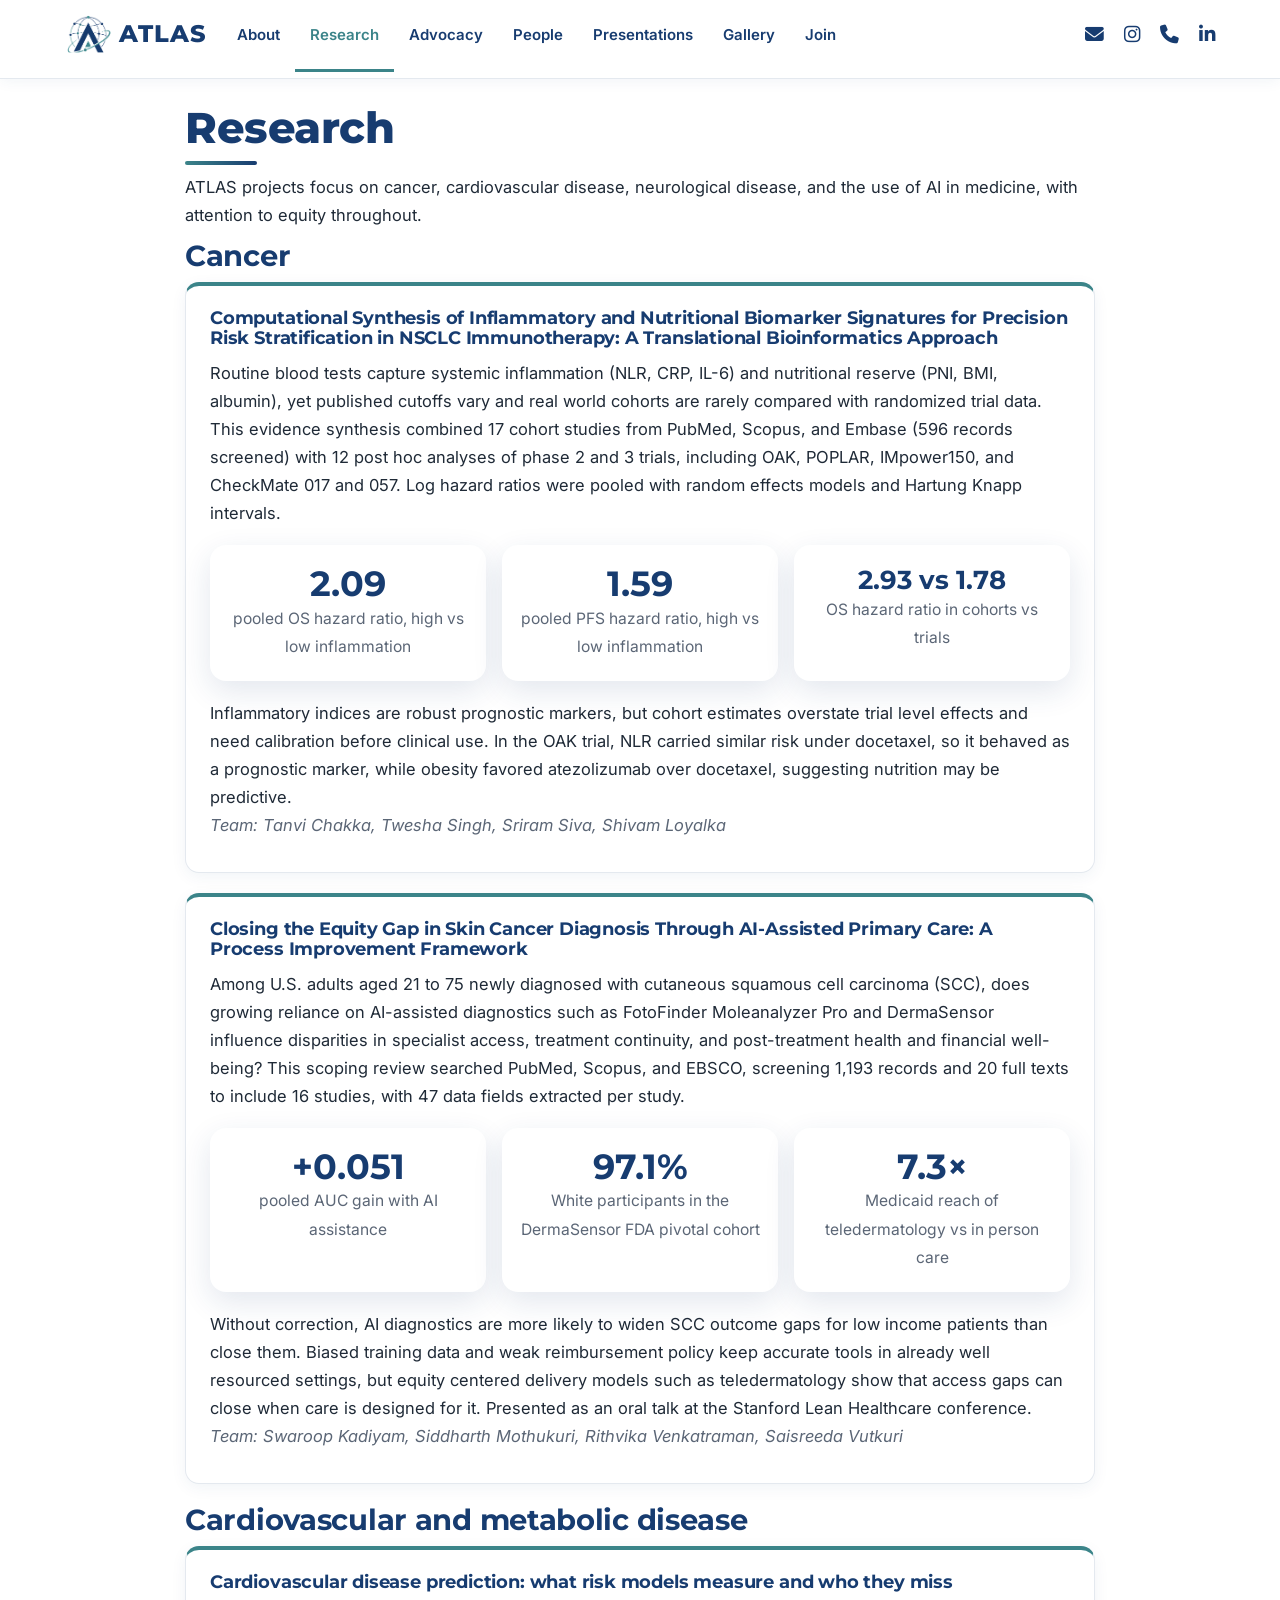
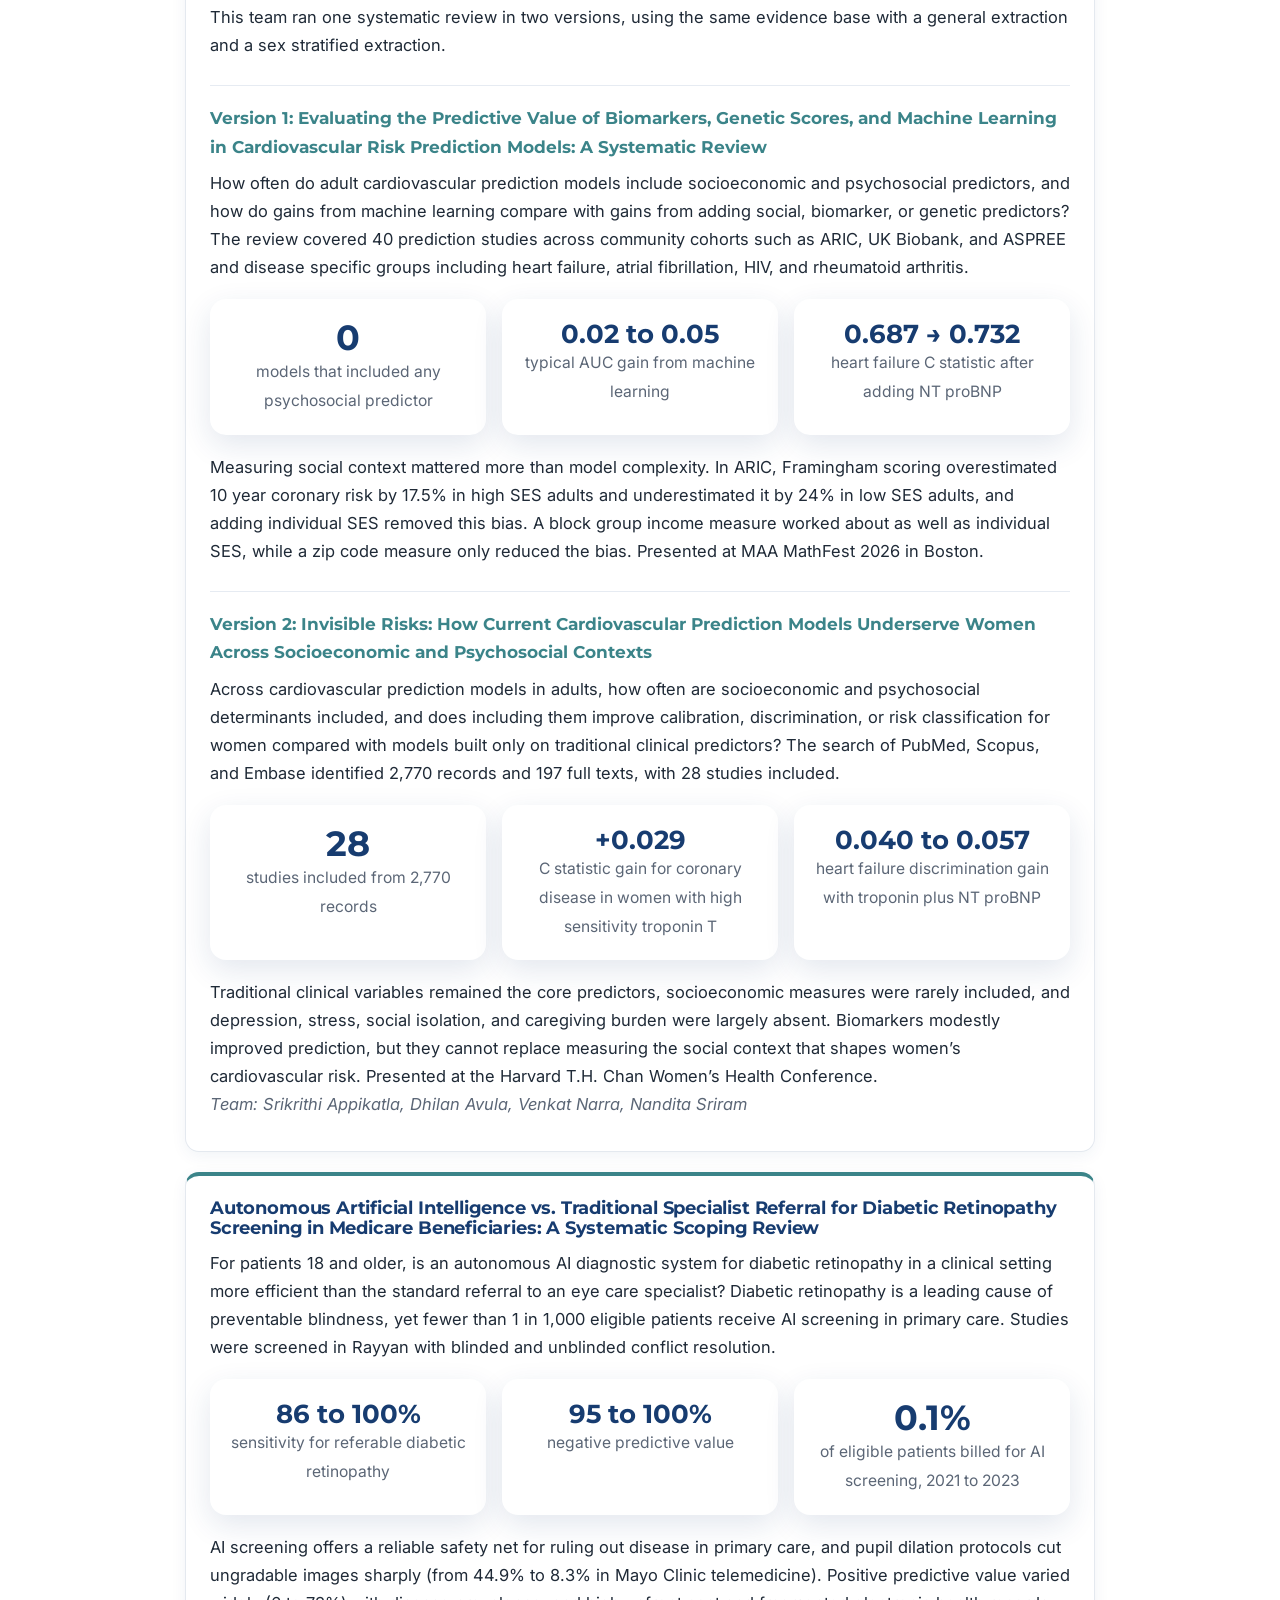
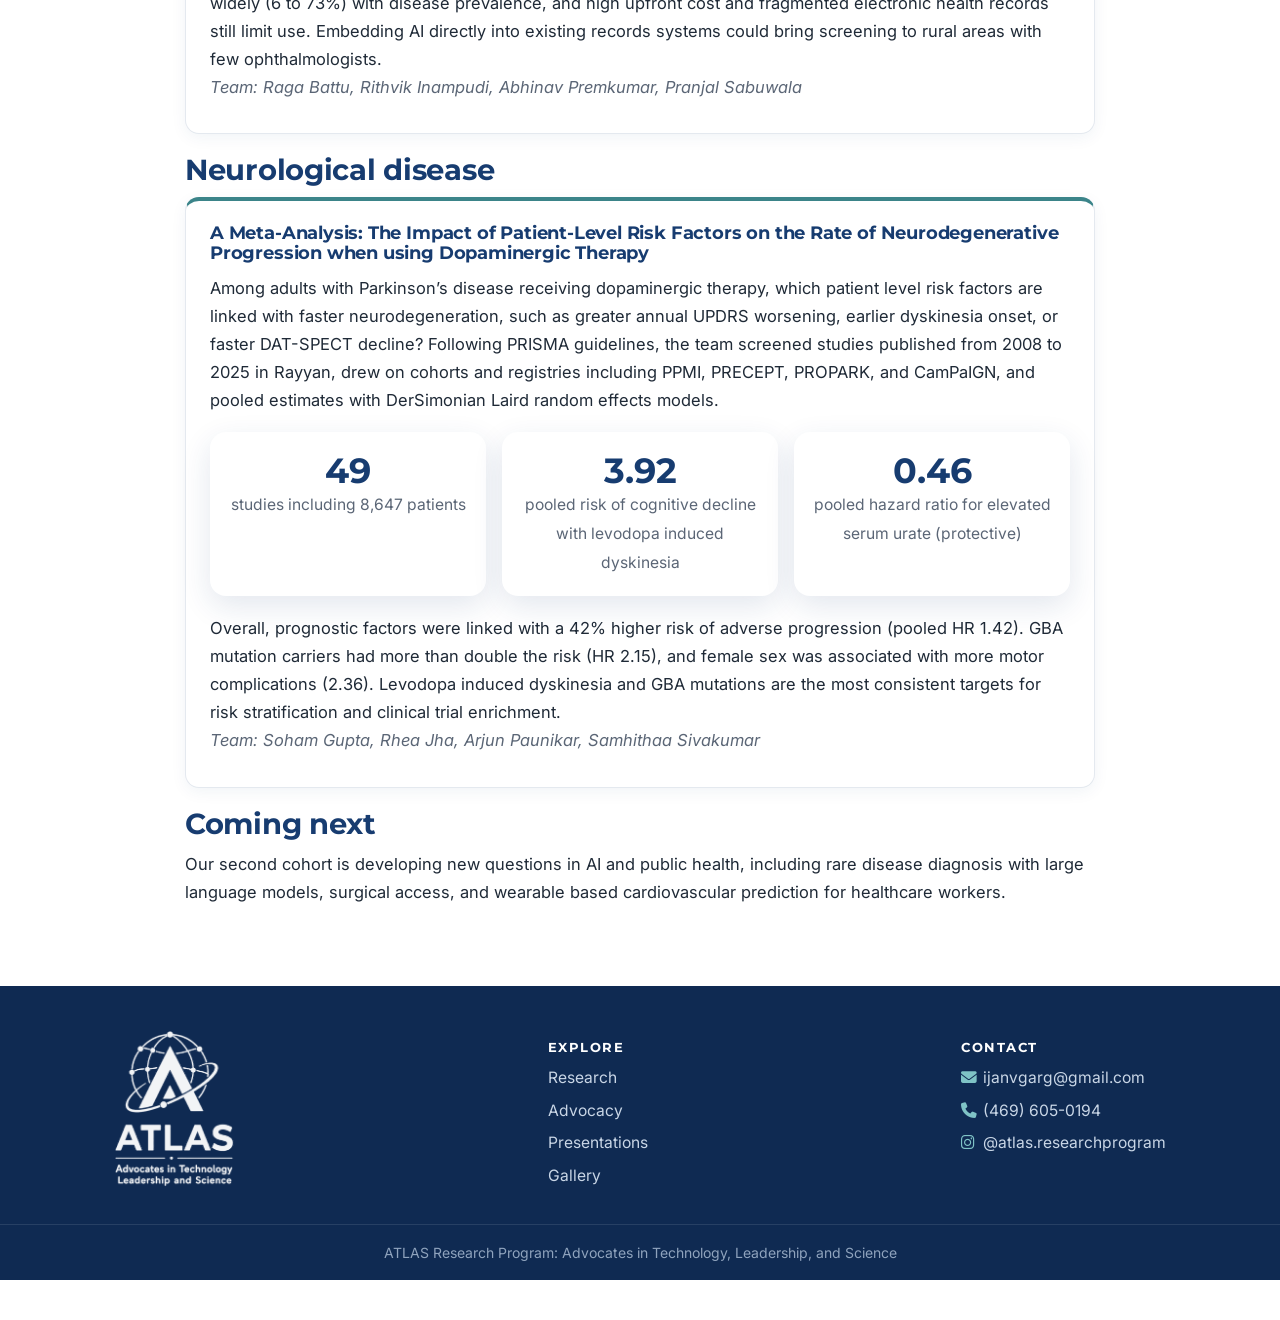
<file: docs/research.html>
<!DOCTYPE html>

<html>

<head>

<meta charset="utf-8" />
<meta name="generator" content="pandoc" />
<meta http-equiv="X-UA-Compatible" content="IE=EDGE" />




<title>Research</title>

<script src="site_libs/header-attrs-2.30/header-attrs.js"></script>
<script src="site_libs/jquery-3.6.0/jquery-3.6.0.min.js"></script>
<meta name="viewport" content="width=device-width, initial-scale=1" />
<link href="site_libs/bootstrap-3.3.5/css/flatly.min.css" rel="stylesheet" />
<script src="site_libs/bootstrap-3.3.5/js/bootstrap.min.js"></script>
<script src="site_libs/bootstrap-3.3.5/shim/html5shiv.min.js"></script>
<script src="site_libs/bootstrap-3.3.5/shim/respond.min.js"></script>
<style>h1 {font-size: 34px;}
       h1.title {font-size: 38px;}
       h2 {font-size: 30px;}
       h3 {font-size: 24px;}
       h4 {font-size: 18px;}
       h5 {font-size: 16px;}
       h6 {font-size: 12px;}
       code {color: inherit; background-color: rgba(0, 0, 0, 0.04);}
       pre:not([class]) { background-color: white }</style>
<script src="site_libs/navigation-1.1/tabsets.js"></script>
<link href="site_libs/highlightjs-9.12.0/default.css" rel="stylesheet" />
<script src="site_libs/highlightjs-9.12.0/highlight.js"></script>
<link href="site_libs/font-awesome-6.5.2/css/all.min.css" rel="stylesheet" />
<link href="site_libs/font-awesome-6.5.2/css/v4-shims.min.css" rel="stylesheet" />
<link rel="icon" type="image/png" href="images/favicon.png">
<link rel="preconnect" href="https://fonts.googleapis.com">
<link rel="preconnect" href="https://fonts.gstatic.com" crossorigin>
<link href="https://fonts.googleapis.com/css2?family=Inter:wght@400;500;600&family=Montserrat:wght@600;700;800&display=swap" rel="stylesheet">
<meta name="description" content="ATLAS (Advocates in Technology, Leadership, and Science) is a research mentorship program that trains high school and undergraduate students in biostatistics, medical research, and public health advocacy.">

<style type="text/css">
  code{white-space: pre-wrap;}
  span.smallcaps{font-variant: small-caps;}
  span.underline{text-decoration: underline;}
  div.column{display: inline-block; vertical-align: top; width: 50%;}
  div.hanging-indent{margin-left: 1.5em; text-indent: -1.5em;}
  ul.task-list{list-style: none;}
    </style>

<style type="text/css">code{white-space: pre;}</style>
<script type="text/javascript">
if (window.hljs) {
  hljs.configure({languages: []});
  hljs.initHighlightingOnLoad();
  if (document.readyState && document.readyState === "complete") {
    window.setTimeout(function() { hljs.initHighlighting(); }, 0);
  }
}
</script>






<link rel="stylesheet" href="styles.css" type="text/css" />



<style type = "text/css">
.main-container {
  max-width: 940px;
  margin-left: auto;
  margin-right: auto;
}
img {
  max-width:100%;
}
.tabbed-pane {
  padding-top: 12px;
}
.html-widget {
  margin-bottom: 20px;
}
button.code-folding-btn:focus {
  outline: none;
}
summary {
  display: list-item;
}
details > summary > p:only-child {
  display: inline;
}
pre code {
  padding: 0;
}
</style>


<style type="text/css">
.dropdown-submenu {
  position: relative;
}
.dropdown-submenu>.dropdown-menu {
  top: 0;
  left: 100%;
  margin-top: -6px;
  margin-left: -1px;
  border-radius: 0 6px 6px 6px;
}
.dropdown-submenu:hover>.dropdown-menu {
  display: block;
}
.dropdown-submenu>a:after {
  display: block;
  content: " ";
  float: right;
  width: 0;
  height: 0;
  border-color: transparent;
  border-style: solid;
  border-width: 5px 0 5px 5px;
  border-left-color: #cccccc;
  margin-top: 5px;
  margin-right: -10px;
}
.dropdown-submenu:hover>a:after {
  border-left-color: #adb5bd;
}
.dropdown-submenu.pull-left {
  float: none;
}
.dropdown-submenu.pull-left>.dropdown-menu {
  left: -100%;
  margin-left: 10px;
  border-radius: 6px 0 6px 6px;
}
</style>

<script type="text/javascript">
// manage active state of menu based on current page
$(document).ready(function () {
  // active menu anchor
  href = window.location.pathname
  href = href.substr(href.lastIndexOf('/') + 1)
  if (href === "")
    href = "index.html";
  var menuAnchor = $('a[href="' + href + '"]');

  // mark the anchor link active (and if it's in a dropdown, also mark that active)
  var dropdown = menuAnchor.closest('li.dropdown');
  if (window.bootstrap) { // Bootstrap 4+
    menuAnchor.addClass('active');
    dropdown.find('> .dropdown-toggle').addClass('active');
  } else { // Bootstrap 3
    menuAnchor.parent().addClass('active');
    dropdown.addClass('active');
  }

  // Navbar adjustments
  var navHeight = $(".navbar").first().height() + 15;
  var style = document.createElement('style');
  var pt = "padding-top: " + navHeight + "px; ";
  var mt = "margin-top: -" + navHeight + "px; ";
  var css = "";
  // offset scroll position for anchor links (for fixed navbar)
  for (var i = 1; i <= 6; i++) {
    css += ".section h" + i + "{ " + pt + mt + "}\n";
  }
  style.innerHTML = "body {" + pt + "padding-bottom: 40px; }\n" + css;
  document.head.appendChild(style);
});
</script>

<!-- tabsets -->

<style type="text/css">
.tabset-dropdown > .nav-tabs {
  display: inline-table;
  max-height: 500px;
  min-height: 44px;
  overflow-y: auto;
  border: 1px solid #ddd;
  border-radius: 4px;
}

.tabset-dropdown > .nav-tabs > li.active:before, .tabset-dropdown > .nav-tabs.nav-tabs-open:before {
  content: "\e259";
  font-family: 'Glyphicons Halflings';
  display: inline-block;
  padding: 10px;
  border-right: 1px solid #ddd;
}

.tabset-dropdown > .nav-tabs.nav-tabs-open > li.active:before {
  content: "\e258";
  font-family: 'Glyphicons Halflings';
  border: none;
}

.tabset-dropdown > .nav-tabs > li.active {
  display: block;
}

.tabset-dropdown > .nav-tabs > li > a,
.tabset-dropdown > .nav-tabs > li > a:focus,
.tabset-dropdown > .nav-tabs > li > a:hover {
  border: none;
  display: inline-block;
  border-radius: 4px;
  background-color: transparent;
}

.tabset-dropdown > .nav-tabs.nav-tabs-open > li {
  display: block;
  float: none;
}

.tabset-dropdown > .nav-tabs > li {
  display: none;
}
</style>

<!-- code folding -->




</head>

<body>


<div class="container-fluid main-container">




<div class="navbar navbar-default  navbar-fixed-top" role="navigation">
  <div class="container">
    <div class="navbar-header">
      <button type="button" class="navbar-toggle collapsed" data-toggle="collapse" data-bs-toggle="collapse" data-target="#navbar" data-bs-target="#navbar">
        <span class="icon-bar"></span>
        <span class="icon-bar"></span>
        <span class="icon-bar"></span>
      </button>
      <a class="navbar-brand" href="index.html">ATLAS</a>
    </div>
    <div id="navbar" class="navbar-collapse collapse">
      <ul class="nav navbar-nav">
        <li>
  <a href="about.html">About</a>
</li>
<li>
  <a href="research.html">Research</a>
</li>
<li>
  <a href="advocacy.html">Advocacy</a>
</li>
<li>
  <a href="people.html">People</a>
</li>
<li>
  <a href="presentations.html">Presentations</a>
</li>
<li>
  <a href="gallery.html">Gallery</a>
</li>
<li>
  <a href="join.html">Join</a>
</li>
      </ul>
      <ul class="nav navbar-nav navbar-right">
        <li>
  <a href="mailto:ijanvgarg@gmail.com">
    <span class="fa fa-envelope fa-lg"></span>
     
  </a>
</li>
<li>
  <a href="https://www.instagram.com/atlas.researchprogram">
    <span class="fa fa-instagram fa-lg"></span>
     
  </a>
</li>
<li>
  <a href="tel:+14696050194">
    <span class="fa fa-phone fa-lg"></span>
     
  </a>
</li>
<li>
  <a href="https://www.linkedin.com/in/janvi-garg-3b1069219">
    <span class="fa fa-linkedin fa-lg"></span>
     
  </a>
</li>
      </ul>
    </div><!--/.nav-collapse -->
  </div><!--/.container -->
</div><!--/.navbar -->

<div id="header">



<h1 class="title toc-ignore">Research</h1>

</div>


<p>ATLAS projects focus on cancer, cardiovascular disease, neurological
disease, and the use of AI in medicine, with attention to equity
throughout.</p>
<div id="cancer" class="section level2">
<h2>Cancer</h2>
<div class="card">
<h4>
Computational Synthesis of Inflammatory and Nutritional Biomarker
Signatures for Precision Risk Stratification in NSCLC Immunotherapy: A
Translational Bioinformatics Approach
</h4>
<p>Routine blood tests capture systemic inflammation (NLR, CRP, IL-6)
and nutritional reserve (PNI, BMI, albumin), yet published cutoffs vary
and real world cohorts are rarely compared with randomized trial data.
This evidence synthesis combined 17 cohort studies from PubMed, Scopus,
and Embase (596 records screened) with 12 post hoc analyses of phase 2
and 3 trials, including OAK, POPLAR, IMpower150, and CheckMate 017 and
057. Log hazard ratios were pooled with random effects models and
Hartung Knapp intervals.</p>
<div class="stats"
style="margin:18px 0;grid-template-columns:repeat(3,1fr)">
<div class="stat">
<strong>2.09</strong><span>pooled OS hazard ratio, high vs low
inflammation</span>
</div>
<div class="stat">
<strong>1.59</strong><span>pooled PFS hazard ratio, high vs low
inflammation</span>
</div>
<div class="stat">
<strong style="font-size:1.6em">2.93 vs 1.78</strong><span>OS hazard
ratio in cohorts vs trials</span>
</div>
</div>
<p>Inflammatory indices are robust prognostic markers, but cohort
estimates overstate trial level effects and need calibration before
clinical use. In the OAK trial, NLR carried similar risk under
docetaxel, so it behaved as a prognostic marker, while obesity favored
atezolizumab over docetaxel, suggesting nutrition may be predictive.
<br><em>Team: Tanvi Chakka, Twesha Singh, Sriram Siva, Shivam
Loyalka</em></p>
</div>
<div class="card">
<h4>
Closing the Equity Gap in Skin Cancer Diagnosis Through AI-Assisted
Primary Care: A Process Improvement Framework
</h4>
<p>Among U.S. adults aged 21 to 75 newly diagnosed with cutaneous
squamous cell carcinoma (SCC), does growing reliance on AI-assisted
diagnostics such as FotoFinder Moleanalyzer Pro and DermaSensor
influence disparities in specialist access, treatment continuity, and
post-treatment health and financial well-being? This scoping review
searched PubMed, Scopus, and EBSCO, screening 1,193 records and 20 full
texts to include 16 studies, with 47 data fields extracted per
study.</p>
<div class="stats"
style="margin:18px 0;grid-template-columns:repeat(3,1fr)">
<div class="stat">
<strong>+0.051</strong><span>pooled AUC gain with AI assistance</span>
</div>
<div class="stat">
<strong>97.1%</strong><span>White participants in the DermaSensor FDA
pivotal cohort</span>
</div>
<div class="stat">
<strong>7.3×</strong><span>Medicaid reach of teledermatology vs in
person care</span>
</div>
</div>
<p>Without correction, AI diagnostics are more likely to widen SCC
outcome gaps for low income patients than close them. Biased training
data and weak reimbursement policy keep accurate tools in already well
resourced settings, but equity centered delivery models such as
teledermatology show that access gaps can close when care is designed
for it. Presented as an oral talk at the Stanford Lean Healthcare
conference. <br><em>Team: Swaroop Kadiyam, Siddharth Mothukuri, Rithvika
Venkatraman, Saisreeda Vutkuri</em></p>
</div>
</div>
<div id="cardiovascular-and-metabolic-disease" class="section level2">
<h2>Cardiovascular and metabolic disease</h2>
<div class="card">
<h4>
Cardiovascular disease prediction: what risk models measure and who they
miss
</h4>
<p>This team ran one systematic review in two versions, using the same
evidence base with a general extraction and a sex stratified
extraction.</p>
<div class="version-title">
Version 1: Evaluating the Predictive Value of Biomarkers, Genetic
Scores, and Machine Learning in Cardiovascular Risk Prediction Models: A
Systematic Review
</div>
<p>How often do adult cardiovascular prediction models include
socioeconomic and psychosocial predictors, and how do gains from machine
learning compare with gains from adding social, biomarker, or genetic
predictors? The review covered 40 prediction studies across community
cohorts such as ARIC, UK Biobank, and ASPREE and disease specific groups
including heart failure, atrial fibrillation, HIV, and rheumatoid
arthritis.</p>
<div class="stats"
style="margin:18px 0;grid-template-columns:repeat(3,1fr)">
<div class="stat">
<strong>0</strong><span>models that included any psychosocial
predictor</span>
</div>
<div class="stat">
<strong style="font-size:1.6em">0.02 to 0.05</strong><span>typical AUC
gain from machine learning</span>
</div>
<div class="stat">
<strong style="font-size:1.6em">0.687 → 0.732</strong><span>heart
failure C statistic after adding NT proBNP</span>
</div>
</div>
<p>Measuring social context mattered more than model complexity. In
ARIC, Framingham scoring overestimated 10 year coronary risk by 17.5% in
high SES adults and underestimated it by 24% in low SES adults, and
adding individual SES removed this bias. A block group income measure
worked about as well as individual SES, while a zip code measure only
reduced the bias. Presented at MAA MathFest 2026 in Boston.</p>
<div class="version-title">
Version 2: Invisible Risks: How Current Cardiovascular Prediction Models
Underserve Women Across Socioeconomic and Psychosocial Contexts
</div>
<p>Across cardiovascular prediction models in adults, how often are
socioeconomic and psychosocial determinants included, and does including
them improve calibration, discrimination, or risk classification for
women compared with models built only on traditional clinical
predictors? The search of PubMed, Scopus, and Embase identified 2,770
records and 197 full texts, with 28 studies included.</p>
<div class="stats"
style="margin:18px 0;grid-template-columns:repeat(3,1fr)">
<div class="stat">
<strong>28</strong><span>studies included from 2,770 records</span>
</div>
<div class="stat">
<strong style="font-size:1.6em">+0.029</strong><span>C statistic gain
for coronary disease in women with high sensitivity troponin T</span>
</div>
<div class="stat">
<strong style="font-size:1.6em">0.040 to 0.057</strong><span>heart
failure discrimination gain with troponin plus NT proBNP</span>
</div>
</div>
<p>Traditional clinical variables remained the core predictors,
socioeconomic measures were rarely included, and depression, stress,
social isolation, and caregiving burden were largely absent. Biomarkers
modestly improved prediction, but they cannot replace measuring the
social context that shapes women’s cardiovascular risk. Presented at the
Harvard T.H. Chan Women’s Health Conference. <br><em>Team: Srikrithi
Appikatla, Dhilan Avula, Venkat Narra, Nandita Sriram</em></p>
</div>
<div class="card">
<h4>
Autonomous Artificial Intelligence vs. Traditional Specialist Referral
for Diabetic Retinopathy Screening in Medicare Beneficiaries: A
Systematic Scoping Review
</h4>
<p>For patients 18 and older, is an autonomous AI diagnostic system for
diabetic retinopathy in a clinical setting more efficient than the
standard referral to an eye care specialist? Diabetic retinopathy is a
leading cause of preventable blindness, yet fewer than 1 in 1,000
eligible patients receive AI screening in primary care. Studies were
screened in Rayyan with blinded and unblinded conflict resolution.</p>
<div class="stats"
style="margin:18px 0;grid-template-columns:repeat(3,1fr)">
<div class="stat">
<strong style="font-size:1.6em">86 to 100%</strong><span>sensitivity for
referable diabetic retinopathy</span>
</div>
<div class="stat">
<strong style="font-size:1.6em">95 to 100%</strong><span>negative
predictive value</span>
</div>
<div class="stat">
<strong>0.1%</strong><span>of eligible patients billed for AI screening,
2021 to 2023</span>
</div>
</div>
<p>AI screening offers a reliable safety net for ruling out disease in
primary care, and pupil dilation protocols cut ungradable images sharply
(from 44.9% to 8.3% in Mayo Clinic telemedicine). Positive predictive
value varied widely (6 to 73%) with disease prevalence, and high upfront
cost and fragmented electronic health records still limit use. Embedding
AI directly into existing records systems could bring screening to rural
areas with few ophthalmologists. <br><em>Team: Raga Battu, Rithvik
Inampudi, Abhinav Premkumar, Pranjal Sabuwala</em></p>
</div>
</div>
<div id="neurological-disease" class="section level2">
<h2>Neurological disease</h2>
<div class="card">
<h4>
A Meta-Analysis: The Impact of Patient-Level Risk Factors on the Rate of
Neurodegenerative Progression when using Dopaminergic Therapy
</h4>
<p>Among adults with Parkinson’s disease receiving dopaminergic therapy,
which patient level risk factors are linked with faster
neurodegeneration, such as greater annual UPDRS worsening, earlier
dyskinesia onset, or faster DAT-SPECT decline? Following PRISMA
guidelines, the team screened studies published from 2008 to 2025 in
Rayyan, drew on cohorts and registries including PPMI, PRECEPT, PROPARK,
and CamPaIGN, and pooled estimates with DerSimonian Laird random effects
models.</p>
<div class="stats"
style="margin:18px 0;grid-template-columns:repeat(3,1fr)">
<div class="stat">
<strong>49</strong><span>studies including 8,647 patients</span>
</div>
<div class="stat">
<strong>3.92</strong><span>pooled risk of cognitive decline with
levodopa induced dyskinesia</span>
</div>
<div class="stat">
<strong>0.46</strong><span>pooled hazard ratio for elevated serum urate
(protective)</span>
</div>
</div>
<p>Overall, prognostic factors were linked with a 42% higher risk of
adverse progression (pooled HR 1.42). GBA mutation carriers had more
than double the risk (HR 2.15), and female sex was associated with more
motor complications (2.36). Levodopa induced dyskinesia and GBA
mutations are the most consistent targets for risk stratification and
clinical trial enrichment. <br><em>Team: Soham Gupta, Rhea Jha, Arjun
Paunikar, Samhithaa Sivakumar</em></p>
</div>
</div>
<div id="coming-next" class="section level2">
<h2>Coming next</h2>
<p>Our second cohort is developing new questions in AI and public
health, including rare disease diagnosis with large language models,
surgical access, and wearable based cardiovascular prediction for
healthcare workers.</p>
</div>

<footer class="site-footer">
  <div class="footer-inner">
    <div class="footer-brand">
      <img src="images/logo-white.png" alt="ATLAS logo">
    </div>
    <div class="footer-col">
      <h5>Explore</h5>
      <a href="research.html">Research</a>
      <a href="advocacy.html">Advocacy</a>
      <a href="presentations.html">Presentations</a>
      <a href="gallery.html">Gallery</a>
    </div>
    <div class="footer-col">
      <h5>Contact</h5>
      <a href="mailto:ijanvgarg@gmail.com"><i class="fa fa-envelope"></i> ijanvgarg@gmail.com</a>
      <a href="tel:+14696050194"><i class="fa fa-phone"></i> (469) 605-0194</a>
      <a href="https://www.instagram.com/atlas.researchprogram" target="_blank"><i class="fa fa-instagram"></i> @atlas.researchprogram</a>
    </div>
  </div>
  <div class="footer-bottom">ATLAS Research Program: Advocates in Technology, Leadership, and Science</div>
</footer>



</div>

<script>

// add bootstrap table styles to pandoc tables
function bootstrapStylePandocTables() {
  $('tr.odd').parent('tbody').parent('table').addClass('table table-condensed');
}
$(document).ready(function () {
  bootstrapStylePandocTables();
});


</script>

<!-- tabsets -->

<script>
$(document).ready(function () {
  window.buildTabsets("TOC");
});

$(document).ready(function () {
  $('.tabset-dropdown > .nav-tabs > li').click(function () {
    $(this).parent().toggleClass('nav-tabs-open');
  });
});
</script>

<!-- code folding -->


<!-- dynamically load mathjax for compatibility with self-contained -->
<script>
  (function () {
    var script = document.createElement("script");
    script.type = "text/javascript";
    script.src  = "https://mathjax.rstudio.com/latest/MathJax.js?config=TeX-AMS-MML_HTMLorMML";
    document.getElementsByTagName("head")[0].appendChild(script);
  })();
</script>

</body>
</html>
</file>
<file: docs/site_libs/highlightjs-9.12.0/default.css>
.hljs-literal {
  color: #990073;
}

.hljs-number {
  color: #099;
}

.hljs-comment {
  color: #998;
  font-style: italic;
}

.hljs-keyword {
  color: #900;
  font-weight: bold;
}

.hljs-string {
  color: #d14;
}
</file>
<file: docs/styles.css>
/* ATLAS brand */
:root {
  --navy: #173c70;
  --navy-dark: #0f2a52;
  --teal: #3b8489;
  --teal-light: #e8f3f3;
  --ink: #1f2a37;
  --muted: #5b6676;
  --line: #e4e9ef;
  --bg-soft: #f6f9fb;
}

html, body { overflow-x: hidden; }
body {
  font-family: "Inter", -apple-system, BlinkMacSystemFont, "Segoe UI", sans-serif;
  color: var(--ink);
  font-size: 16.5px;
  line-height: 1.7;
  padding-top: 76px !important;
  background: #fff;
}

h1, h2, h3, h4, h5, .title {
  font-family: "Montserrat", "Inter", sans-serif;
  color: var(--navy);
  font-weight: 700;
  letter-spacing: -0.01em;
}
h2 { font-size: 1.75em; margin-top: 1.6em; }
h3 { font-size: 1.35em; }
h4 { font-size: 1.12em; margin-top: 0.2em; }
a { color: var(--teal); }
a:hover, a:focus { color: var(--navy); }

.main-container { max-width: 1100px; }

/* Page title */
h1.title {
  font-size: 2.6em;
  font-weight: 800;
  margin: 28px 0 8px;
  padding-bottom: 14px;
  position: relative;
}
h1.title:after {
  content: "";
  position: absolute; left: 0; bottom: 0;
  width: 72px; height: 4px; border-radius: 2px;
  background: linear-gradient(90deg, var(--teal), var(--navy));
}

/* Navbar */
.navbar-default, .navbar-inverse {
  background: rgba(255,255,255,0.97);
  border: none;
  border-bottom: 1px solid var(--line);
  box-shadow: 0 2px 14px rgba(23,60,112,0.06);
  min-height: 68px;
}
.navbar-brand {
  font-family: "Montserrat", sans-serif;
  font-weight: 800;
  font-size: 24px;
  letter-spacing: 0.04em;
  color: var(--navy) !important;
  height: 68px;
  line-height: 36px;
  padding: 16px 15px 16px 64px;
  background: url("images/logo-mark.png") no-repeat 12px center;
  background-size: 44px auto;
}
.navbar-default .navbar-nav > li > a,
.navbar-inverse .navbar-nav > li > a {
  color: var(--navy) !important;
  font-weight: 600;
  font-size: 15px;
  padding-top: 24px; padding-bottom: 24px;
  border-bottom: 3px solid transparent;
  transition: color .2s, border-color .2s;
}
.navbar-default .navbar-nav > li > a:hover,
.navbar-inverse .navbar-nav > li > a:hover {
  color: var(--teal) !important;
  background: transparent !important;
}
.navbar-default .navbar-nav > .active > a,
.navbar-inverse .navbar-nav > .active > a,
.navbar-default .navbar-nav > .active > a:hover,
.navbar-inverse .navbar-nav > .active > a:hover {
  background: transparent !important;
  color: var(--teal) !important;
  border-bottom-color: var(--teal);
}
.navbar-right > li > a { padding-left: 10px !important; padding-right: 10px !important; }
.navbar-toggle { margin-top: 17px; border-color: var(--line) !important; }
.navbar-toggle .icon-bar { background: var(--navy) !important; }
.navbar-collapse { border-color: var(--line) !important; background: #fff; }

/* Home hero */
.hero {
  margin: 18px 0 0;
  padding: 64px 48px 72px;
  border-radius: 28px;
  background:
    radial-gradient(circle at 85% 20%, rgba(59,132,137,0.55), transparent 55%),
    linear-gradient(135deg, var(--navy-dark) 0%, var(--navy) 55%, var(--teal) 130%);
  color: #fff;
  display: flex; align-items: center; gap: 48px; flex-wrap: wrap;
}
.hero-logo { flex: 0 0 210px; }
.hero-logo img { width: 210px; filter: drop-shadow(0 8px 24px rgba(0,0,0,0.25)); }
.hero-text { flex: 1 1 380px; }
.hero .eyebrow {
  text-transform: uppercase; letter-spacing: 0.16em; font-size: 13px;
  font-weight: 600; color: #bfe3e4;
}
.hero h1 {
  color: #fff; font-size: 2.9em; font-weight: 800; line-height: 1.12;
  margin: 10px 0 16px;
}
.hero p.lead { color: #e5eef7; font-size: 1.2em; max-width: 560px; }
.btn-atlas, .btn-atlas-outline {
  display: inline-block; padding: 12px 24px; border-radius: 999px;
  font-weight: 600; margin: 10px 10px 0 0; text-decoration: none !important;
  transition: transform .15s, box-shadow .15s, background .15s;
}
.btn-atlas { background: #fff; color: var(--navy) !important; }
.btn-atlas:hover { transform: translateY(-2px); box-shadow: 0 8px 20px rgba(0,0,0,0.18); }
.btn-atlas-outline { border: 2px solid rgba(255,255,255,0.7); color: #fff !important; }
.btn-atlas-outline:hover { background: rgba(255,255,255,0.12); }
.btn-primary {
  background: var(--teal); border-color: var(--teal); border-radius: 999px;
  padding: 10px 22px; font-weight: 600;
}
.btn-primary:hover, .btn-primary:focus { background: var(--navy); border-color: var(--navy); }

/* Stats */
.stats {
  display: grid; grid-template-columns: repeat(4, 1fr); gap: 16px;
  margin: -30px 20px 10px; position: relative;
}
.stat {
  background: #fff; border-radius: 16px; padding: 20px 16px; text-align: center;
  box-shadow: 0 10px 30px rgba(23,60,112,0.12);
}
.stat strong {
  display: block; font-family: "Montserrat", sans-serif; font-size: 2.1em;
  color: var(--navy); line-height: 1.1;
}
.stat span { color: var(--muted); font-size: 0.95em; }

/* Sections */
.section-label {
  text-transform: uppercase; letter-spacing: 0.14em; font-size: 12.5px;
  font-weight: 700; color: var(--teal); margin-top: 56px;
}
.feature-photo img {
  width: 100%; max-height: 520px; object-fit: cover; object-position: center 30%;
  border-radius: 20px; box-shadow: 0 18px 40px rgba(23,60,112,0.18);
}
.feature-photo figcaption { color: var(--muted); font-size: 0.92em; margin-top: 10px; }
.grid-2 { display: grid; grid-template-columns: repeat(2, 1fr); gap: 20px; }

/* Cards */
.card {
  background: #fff;
  border: 1px solid var(--line);
  border-top: 4px solid var(--teal);
  border-radius: 14px;
  padding: 22px 24px;
  margin-bottom: 20px;
  box-shadow: 0 4px 16px rgba(23,60,112,0.06);
  transition: transform .2s, box-shadow .2s;
}
.card:hover { transform: translateY(-3px); box-shadow: 0 12px 28px rgba(23,60,112,0.12); }
.card h4 { margin-top: 0; }
.card em { color: var(--muted); }
.card .icon {
  width: 44px; height: 44px; border-radius: 12px; display: inline-flex;
  align-items: center; justify-content: center; margin-bottom: 10px;
  background: var(--teal-light); color: var(--teal); font-size: 20px;
}
.grid-2 .card { margin-bottom: 0; }

/* Call to action band */
.cta-band {
  margin: 56px 0 10px; padding: 36px 32px; border-radius: 20px;
  background: linear-gradient(120deg, var(--teal-light), #eef3fa);
  display: flex; align-items: center; justify-content: space-between; gap: 20px; flex-wrap: wrap;
}
.cta-band h3 { margin: 0 0 4px; }
.cta-band p { margin: 0; color: var(--muted); }
.cta-band .btn-atlas { background: var(--navy); color: #fff !important; margin: 0; }

/* Tables */
.table, table {
  border-radius: 12px; overflow: hidden; border: 1px solid var(--line);
  box-shadow: 0 4px 16px rgba(23,60,112,0.06); margin-top: 12px;
}
table thead th, .table > thead > tr > th {
  background: var(--navy); color: #fff; border: none !important;
  font-family: "Montserrat", sans-serif; font-weight: 600; padding: 12px 14px !important;
}
table td, .table > tbody > tr > td { padding: 12px 14px !important; border-color: var(--line) !important; vertical-align: top; }
table tbody tr:nth-child(even) { background: var(--bg-soft); }
table tbody tr:hover { background: var(--teal-light); }

/* People */
.people-grid {
  display: grid; grid-template-columns: repeat(auto-fill, minmax(240px, 1fr)); gap: 18px;
}
.people-grid .card { margin-bottom: 0; text-align: center; }
.person .avatar, .person img {
  width: 96px; height: 96px; border-radius: 50%; object-fit: cover;
  margin: 0 auto 12px; display: block;
  box-shadow: 0 0 0 4px #fff, 0 0 0 6px var(--teal-light);
}
.person .avatar {
  display: flex; align-items: center; justify-content: center;
  background: linear-gradient(135deg, var(--navy), var(--teal));
  color: #fff; font-family: "Montserrat", sans-serif; font-weight: 700; font-size: 30px;
}
.person h4 { margin-bottom: 6px; }
.person p { font-size: 0.9em; color: var(--muted); line-height: 1.5; margin-bottom: 4px; }
.person .tag {
  display: inline-block; font-size: 11px; font-weight: 700; letter-spacing: 0.08em;
  text-transform: uppercase; color: var(--teal); margin-top: 6px;
}
.leader-card { text-align: left !important; display: flex; gap: 24px; align-items: center; }
.leader-card .avatar, .leader-card img { width: 120px; height: 120px; margin: 0; flex: 0 0 120px; }

/* Gallery */
.gallery { display: grid; grid-template-columns: repeat(auto-fill, minmax(300px, 1fr)); gap: 18px; }
.gallery figure {
  margin: 0; background: #fff; border-radius: 16px; overflow: hidden;
  box-shadow: 0 6px 20px rgba(23,60,112,0.10);
}
.gallery img {
  width: 100%; height: 240px; object-fit: cover; display: block;
  transition: transform .35s;
}
.gallery figure:hover img { transform: scale(1.04); }
.gallery figcaption { font-size: 0.9em; color: var(--muted); padding: 12px 14px; }

/* Embedded map */
iframe { box-shadow: 0 10px 30px rgba(23,60,112,0.12); }

/* Lists */
ol li, ul li { margin-bottom: 6px; }

/* Footer */
.site-footer {
  width: 100vw; position: relative; left: 50%; margin-left: -50vw;
  margin-top: 80px; background: var(--navy-dark); color: #c9d6e6;
}
.footer-inner {
  max-width: 1100px; margin: 0 auto; padding: 44px 24px 28px;
  display: flex; gap: 48px; flex-wrap: wrap; justify-content: space-between;
}
.footer-brand img { width: 120px; opacity: 0.95; }
.footer-col h5 { color: #fff; text-transform: uppercase; letter-spacing: 0.12em; font-size: 12.5px; }
.footer-col a { display: block; color: #c9d6e6; margin: 6px 0; font-size: 0.95em; }
.footer-col a:hover { color: #fff; text-decoration: none; }
.footer-col i { width: 18px; color: #7fc3c6; }
.footer-bottom {
  border-top: 1px solid rgba(255,255,255,0.1); text-align: center;
  padding: 16px; font-size: 0.85em; color: #8fa3bd;
}

@media (max-width: 768px) {
  .hero { padding: 40px 22px; border-radius: 0 0 20px 20px; }
  .hero h1 { font-size: 2.1em; }
  .hero-logo { flex-basis: 140px; } .hero-logo img { width: 140px; }
  .stats { grid-template-columns: repeat(2, 1fr); margin: -20px 0 10px; }
  .grid-2 { grid-template-columns: 1fr; }
  .leader-card { flex-direction: column; text-align: center !important; }
}

/* About */
.about-intro { display: flex; gap: 40px; align-items: center; margin-top: 20px; flex-wrap: wrap; }
.about-intro img { width: 190px; flex: 0 0 190px; }
.about-intro > div { flex: 1 1 380px; }
p.big { font-size: 1.2em; line-height: 1.65; color: var(--ink); }
.steps { display: grid; grid-template-columns: repeat(3, 1fr); gap: 18px; }
.steps .card { margin-bottom: 0; }
.step .num {
  display: inline-flex; width: 36px; height: 36px; border-radius: 50%;
  align-items: center; justify-content: center; margin-bottom: 10px;
  background: linear-gradient(135deg, var(--navy), var(--teal)); color: #fff;
  font-family: "Montserrat", sans-serif; font-weight: 700;
}
.founder-photo { width: 160px; height: 160px; border-radius: 50%; object-fit: cover; margin-bottom: 16px; }
.gallery figcaption strong { display: block; color: var(--navy); font-family: "Montserrat", sans-serif; font-size: 1.02em; margin-bottom: 2px; }
@media (max-width: 900px) { .steps { grid-template-columns: repeat(2, 1fr); } }
@media (max-width: 600px) { .steps { grid-template-columns: 1fr; } }
.version-title { font-family: "Montserrat", sans-serif; font-weight: 700; color: var(--teal); font-size: 1.02em; margin: 26px 0 8px; padding-top: 18px; border-top: 1px solid #e6ebf2; }
</file>
<file: docs/site_libs/bootstrap-3.3.5/css/flatly.min.css>
@font-face {
  font-family: 'Lato';
  font-style: normal;
  font-weight: 400;
  src: url(fonts/Lato.ttf) format('truetype');
}
@font-face {
  font-family: 'Lato';
  font-style: normal;
  font-weight: 700;
  src: url(fonts/LatoBold.ttf) format('truetype');
}
@font-face {
  font-family: 'Lato';
  font-style: italic;
  font-weight: 400;
  src: url(fonts/LatoItalic.ttf) format('truetype');
}

/*!
 * bootswatch v3.3.6
 * Homepage: http://bootswatch.com
 * Copyright 2012-2015 Thomas Park
 * Licensed under MIT
 * Based on Bootstrap
*//*!
 * Bootstrap v3.3.6 (http://getbootstrap.com)
 * Copyright 2011-2015 Twitter, Inc.
 * Licensed under MIT (https://github.com/twbs/bootstrap/blob/master/LICENSE)
 *//*! normalize.css v3.0.3 | MIT License | github.com/necolas/normalize.css */html{font-family:sans-serif;-ms-text-size-adjust:100%;-webkit-text-size-adjust:100%}body{margin:0}article,aside,details,figcaption,figure,footer,header,hgroup,main,menu,nav,section,summary{display:block}audio,canvas,progress,video{display:inline-block;vertical-align:baseline}audio:not([controls]){display:none;height:0}[hidden],template{display:none}a{background-color:transparent}a:active,a:hover{outline:0}abbr[title]{border-bottom:1px dotted}b,strong{font-weight:bold}dfn{font-style:italic}h1{font-size:2em;margin:0.67em 0}mark{background:#ff0;color:#000}small{font-size:80%}sub,sup{font-size:75%;line-height:0;position:relative;vertical-align:baseline}sup{top:-0.5em}sub{bottom:-0.25em}img{border:0}svg:not(:root){overflow:hidden}figure{margin:1em 40px}hr{-webkit-box-sizing:content-box;-moz-box-sizing:content-box;box-sizing:content-box;height:0}pre{overflow:auto}code,kbd,pre,samp{font-family:monospace, monospace;font-size:1em}button,input,optgroup,select,textarea{color:inherit;font:inherit;margin:0}button{overflow:visible}button,select{text-transform:none}button,html input[type="button"],input[type="reset"],input[type="submit"]{-webkit-appearance:button;cursor:pointer}button[disabled],html input[disabled]{cursor:default}button::-moz-focus-inner,input::-moz-focus-inner{border:0;padding:0}input{line-height:normal}input[type="checkbox"],input[type="radio"]{-webkit-box-sizing:border-box;-moz-box-sizing:border-box;box-sizing:border-box;padding:0}input[type="number"]::-webkit-inner-spin-button,input[type="number"]::-webkit-outer-spin-button{height:auto}input[type="search"]{-webkit-appearance:textfield;-webkit-box-sizing:content-box;-moz-box-sizing:content-box;box-sizing:content-box}input[type="search"]::-webkit-search-cancel-button,input[type="search"]::-webkit-search-decoration{-webkit-appearance:none}fieldset{border:1px solid #c0c0c0;margin:0 2px;padding:0.35em 0.625em 0.75em}legend{border:0;padding:0}textarea{overflow:auto}optgroup{font-weight:bold}table{border-collapse:collapse;border-spacing:0}td,th{padding:0}/*! Source: https://github.com/h5bp/html5-boilerplate/blob/master/src/css/main.css */@media print{*,*:before,*:after{background:transparent !important;color:#000 !important;-webkit-box-shadow:none !important;box-shadow:none !important;text-shadow:none !important}a,a:visited{text-decoration:underline}a[href]:after{content:" (" attr(href) ")"}abbr[title]:after{content:" (" attr(title) ")"}a[href^="#"]:after,a[href^="javascript:"]:after{content:""}pre,blockquote{border:1px solid #999;page-break-inside:avoid}thead{display:table-header-group}tr,img{page-break-inside:avoid}img{max-width:100% !important}p,h2,h3{orphans:3;widows:3}h2,h3{page-break-after:avoid}.navbar{display:none}.btn>.caret,.dropup>.btn>.caret{border-top-color:#000 !important}.label{border:1px solid #000}.table{border-collapse:collapse !important}.table td,.table th{background-color:#fff !important}.table-bordered th,.table-bordered td{border:1px solid #ddd !important}}@font-face{font-family:'Glyphicons Halflings';src:url('../fonts/glyphicons-halflings-regular.eot');src:url('../fonts/glyphicons-halflings-regular.eot?#iefix') format('embedded-opentype'),url('../fonts/glyphicons-halflings-regular.woff') format('woff'),url('../fonts/glyphicons-halflings-regular.ttf') format('truetype'),url('../fonts/glyphicons-halflings-regular.svg#glyphicons_halflingsregular') format('svg')}.glyphicon{position:relative;top:1px;display:inline-block;font-family:'Glyphicons Halflings';font-style:normal;font-weight:normal;line-height:1;-webkit-font-smoothing:antialiased;-moz-osx-font-smoothing:grayscale}.glyphicon-asterisk:before{content:"\002a"}.glyphicon-plus:before{content:"\002b"}.glyphicon-euro:before,.glyphicon-eur:before{content:"\20ac"}.glyphicon-minus:before{content:"\2212"}.glyphicon-cloud:before{content:"\2601"}.glyphicon-envelope:before{content:"\2709"}.glyphicon-pencil:before{content:"\270f"}.glyphicon-glass:before{content:"\e001"}.glyphicon-music:before{content:"\e002"}.glyphicon-search:before{content:"\e003"}.glyphicon-heart:before{content:"\e005"}.glyphicon-star:before{content:"\e006"}.glyphicon-star-empty:before{content:"\e007"}.glyphicon-user:before{content:"\e008"}.glyphicon-film:before{content:"\e009"}.glyphicon-th-large:before{content:"\e010"}.glyphicon-th:before{content:"\e011"}.glyphicon-th-list:before{content:"\e012"}.glyphicon-ok:before{content:"\e013"}.glyphicon-remove:before{content:"\e014"}.glyphicon-zoom-in:before{content:"\e015"}.glyphicon-zoom-out:before{content:"\e016"}.glyphicon-off:before{content:"\e017"}.glyphicon-signal:before{content:"\e018"}.glyphicon-cog:before{content:"\e019"}.glyphicon-trash:before{content:"\e020"}.glyphicon-home:before{content:"\e021"}.glyphicon-file:before{content:"\e022"}.glyphicon-time:before{content:"\e023"}.glyphicon-road:before{content:"\e024"}.glyphicon-download-alt:before{content:"\e025"}.glyphicon-download:before{content:"\e026"}.glyphicon-upload:before{content:"\e027"}.glyphicon-inbox:before{content:"\e028"}.glyphicon-play-circle:before{content:"\e029"}.glyphicon-repeat:before{content:"\e030"}.glyphicon-refresh:before{content:"\e031"}.glyphicon-list-alt:before{content:"\e032"}.glyphicon-lock:before{content:"\e033"}.glyphicon-flag:before{content:"\e034"}.glyphicon-headphones:before{content:"\e035"}.glyphicon-volume-off:before{content:"\e036"}.glyphicon-volume-down:before{content:"\e037"}.glyphicon-volume-up:before{content:"\e038"}.glyphicon-qrcode:before{content:"\e039"}.glyphicon-barcode:before{content:"\e040"}.glyphicon-tag:before{content:"\e041"}.glyphicon-tags:before{content:"\e042"}.glyphicon-book:before{content:"\e043"}.glyphicon-bookmark:before{content:"\e044"}.glyphicon-print:before{content:"\e045"}.glyphicon-camera:before{content:"\e046"}.glyphicon-font:before{content:"\e047"}.glyphicon-bold:before{content:"\e048"}.glyphicon-italic:before{content:"\e049"}.glyphicon-text-height:before{content:"\e050"}.glyphicon-text-width:before{content:"\e051"}.glyphicon-align-left:before{content:"\e052"}.glyphicon-align-center:before{content:"\e053"}.glyphicon-align-right:before{content:"\e054"}.glyphicon-align-justify:before{content:"\e055"}.glyphicon-list:before{content:"\e056"}.glyphicon-indent-left:before{content:"\e057"}.glyphicon-indent-right:before{content:"\e058"}.glyphicon-facetime-video:before{content:"\e059"}.glyphicon-picture:before{content:"\e060"}.glyphicon-map-marker:before{content:"\e062"}.glyphicon-adjust:before{content:"\e063"}.glyphicon-tint:before{content:"\e064"}.glyphicon-edit:before{content:"\e065"}.glyphicon-share:before{content:"\e066"}.glyphicon-check:before{content:"\e067"}.glyphicon-move:before{content:"\e068"}.glyphicon-step-backward:before{content:"\e069"}.glyphicon-fast-backward:before{content:"\e070"}.glyphicon-backward:before{content:"\e071"}.glyphicon-play:before{content:"\e072"}.glyphicon-pause:before{content:"\e073"}.glyphicon-stop:before{content:"\e074"}.glyphicon-forward:before{content:"\e075"}.glyphicon-fast-forward:before{content:"\e076"}.glyphicon-step-forward:before{content:"\e077"}.glyphicon-eject:before{content:"\e078"}.glyphicon-chevron-left:before{content:"\e079"}.glyphicon-chevron-right:before{content:"\e080"}.glyphicon-plus-sign:before{content:"\e081"}.glyphicon-minus-sign:before{content:"\e082"}.glyphicon-remove-sign:before{content:"\e083"}.glyphicon-ok-sign:before{content:"\e084"}.glyphicon-question-sign:before{content:"\e085"}.glyphicon-info-sign:before{content:"\e086"}.glyphicon-screenshot:before{content:"\e087"}.glyphicon-remove-circle:before{content:"\e088"}.glyphicon-ok-circle:before{content:"\e089"}.glyphicon-ban-circle:before{content:"\e090"}.glyphicon-arrow-left:before{content:"\e091"}.glyphicon-arrow-right:before{content:"\e092"}.glyphicon-arrow-up:before{content:"\e093"}.glyphicon-arrow-down:before{content:"\e094"}.glyphicon-share-alt:before{content:"\e095"}.glyphicon-resize-full:before{content:"\e096"}.glyphicon-resize-small:before{content:"\e097"}.glyphicon-exclamation-sign:before{content:"\e101"}.glyphicon-gift:before{content:"\e102"}.glyphicon-leaf:before{content:"\e103"}.glyphicon-fire:before{content:"\e104"}.glyphicon-eye-open:before{content:"\e105"}.glyphicon-eye-close:before{content:"\e106"}.glyphicon-warning-sign:before{content:"\e107"}.glyphicon-plane:before{content:"\e108"}.glyphicon-calendar:before{content:"\e109"}.glyphicon-random:before{content:"\e110"}.glyphicon-comment:before{content:"\e111"}.glyphicon-magnet:before{content:"\e112"}.glyphicon-chevron-up:before{content:"\e113"}.glyphicon-chevron-down:before{content:"\e114"}.glyphicon-retweet:before{content:"\e115"}.glyphicon-shopping-cart:before{content:"\e116"}.glyphicon-folder-close:before{content:"\e117"}.glyphicon-folder-open:before{content:"\e118"}.glyphicon-resize-vertical:before{content:"\e119"}.glyphicon-resize-horizontal:before{content:"\e120"}.glyphicon-hdd:before{content:"\e121"}.glyphicon-bullhorn:before{content:"\e122"}.glyphicon-bell:before{content:"\e123"}.glyphicon-certificate:before{content:"\e124"}.glyphicon-thumbs-up:before{content:"\e125"}.glyphicon-thumbs-down:before{content:"\e126"}.glyphicon-hand-right:before{content:"\e127"}.glyphicon-hand-left:before{content:"\e128"}.glyphicon-hand-up:before{content:"\e129"}.glyphicon-hand-down:before{content:"\e130"}.glyphicon-circle-arrow-right:before{content:"\e131"}.glyphicon-circle-arrow-left:before{content:"\e132"}.glyphicon-circle-arrow-up:before{content:"\e133"}.glyphicon-circle-arrow-down:before{content:"\e134"}.glyphicon-globe:before{content:"\e135"}.glyphicon-wrench:before{content:"\e136"}.glyphicon-tasks:before{content:"\e137"}.glyphicon-filter:before{content:"\e138"}.glyphicon-briefcase:before{content:"\e139"}.glyphicon-fullscreen:before{content:"\e140"}.glyphicon-dashboard:before{content:"\e141"}.glyphicon-paperclip:before{content:"\e142"}.glyphicon-heart-empty:before{content:"\e143"}.glyphicon-link:before{content:"\e144"}.glyphicon-phone:before{content:"\e145"}.glyphicon-pushpin:before{content:"\e146"}.glyphicon-usd:before{content:"\e148"}.glyphicon-gbp:before{content:"\e149"}.glyphicon-sort:before{content:"\e150"}.glyphicon-sort-by-alphabet:before{content:"\e151"}.glyphicon-sort-by-alphabet-alt:before{content:"\e152"}.glyphicon-sort-by-order:before{content:"\e153"}.glyphicon-sort-by-order-alt:before{content:"\e154"}.glyphicon-sort-by-attributes:before{content:"\e155"}.glyphicon-sort-by-attributes-alt:before{content:"\e156"}.glyphicon-unchecked:before{content:"\e157"}.glyphicon-expand:before{content:"\e158"}.glyphicon-collapse-down:before{content:"\e159"}.glyphicon-collapse-up:before{content:"\e160"}.glyphicon-log-in:before{content:"\e161"}.glyphicon-flash:before{content:"\e162"}.glyphicon-log-out:before{content:"\e163"}.glyphicon-new-window:before{content:"\e164"}.glyphicon-record:before{content:"\e165"}.glyphicon-save:before{content:"\e166"}.glyphicon-open:before{content:"\e167"}.glyphicon-saved:before{content:"\e168"}.glyphicon-import:before{content:"\e169"}.glyphicon-export:before{content:"\e170"}.glyphicon-send:before{content:"\e171"}.glyphicon-floppy-disk:before{content:"\e172"}.glyphicon-floppy-saved:before{content:"\e173"}.glyphicon-floppy-remove:before{content:"\e174"}.glyphicon-floppy-save:before{content:"\e175"}.glyphicon-floppy-open:before{content:"\e176"}.glyphicon-credit-card:before{content:"\e177"}.glyphicon-transfer:before{content:"\e178"}.glyphicon-cutlery:before{content:"\e179"}.glyphicon-header:before{content:"\e180"}.glyphicon-compressed:before{content:"\e181"}.glyphicon-earphone:before{content:"\e182"}.glyphicon-phone-alt:before{content:"\e183"}.glyphicon-tower:before{content:"\e184"}.glyphicon-stats:before{content:"\e185"}.glyphicon-sd-video:before{content:"\e186"}.glyphicon-hd-video:before{content:"\e187"}.glyphicon-subtitles:before{content:"\e188"}.glyphicon-sound-stereo:before{content:"\e189"}.glyphicon-sound-dolby:before{content:"\e190"}.glyphicon-sound-5-1:before{content:"\e191"}.glyphicon-sound-6-1:before{content:"\e192"}.glyphicon-sound-7-1:before{content:"\e193"}.glyphicon-copyright-mark:before{content:"\e194"}.glyphicon-registration-mark:before{content:"\e195"}.glyphicon-cloud-download:before{content:"\e197"}.glyphicon-cloud-upload:before{content:"\e198"}.glyphicon-tree-conifer:before{content:"\e199"}.glyphicon-tree-deciduous:before{content:"\e200"}.glyphicon-cd:before{content:"\e201"}.glyphicon-save-file:before{content:"\e202"}.glyphicon-open-file:before{content:"\e203"}.glyphicon-level-up:before{content:"\e204"}.glyphicon-copy:before{content:"\e205"}.glyphicon-paste:before{content:"\e206"}.glyphicon-alert:before{content:"\e209"}.glyphicon-equalizer:before{content:"\e210"}.glyphicon-king:before{content:"\e211"}.glyphicon-queen:before{content:"\e212"}.glyphicon-pawn:before{content:"\e213"}.glyphicon-bishop:before{content:"\e214"}.glyphicon-knight:before{content:"\e215"}.glyphicon-baby-formula:before{content:"\e216"}.glyphicon-tent:before{content:"\26fa"}.glyphicon-blackboard:before{content:"\e218"}.glyphicon-bed:before{content:"\e219"}.glyphicon-apple:before{content:"\f8ff"}.glyphicon-erase:before{content:"\e221"}.glyphicon-hourglass:before{content:"\231b"}.glyphicon-lamp:before{content:"\e223"}.glyphicon-duplicate:before{content:"\e224"}.glyphicon-piggy-bank:before{content:"\e225"}.glyphicon-scissors:before{content:"\e226"}.glyphicon-bitcoin:before{content:"\e227"}.glyphicon-btc:before{content:"\e227"}.glyphicon-xbt:before{content:"\e227"}.glyphicon-yen:before{content:"\00a5"}.glyphicon-jpy:before{content:"\00a5"}.glyphicon-ruble:before{content:"\20bd"}.glyphicon-rub:before{content:"\20bd"}.glyphicon-scale:before{content:"\e230"}.glyphicon-ice-lolly:before{content:"\e231"}.glyphicon-ice-lolly-tasted:before{content:"\e232"}.glyphicon-education:before{content:"\e233"}.glyphicon-option-horizontal:before{content:"\e234"}.glyphicon-option-vertical:before{content:"\e235"}.glyphicon-menu-hamburger:before{content:"\e236"}.glyphicon-modal-window:before{content:"\e237"}.glyphicon-oil:before{content:"\e238"}.glyphicon-grain:before{content:"\e239"}.glyphicon-sunglasses:before{content:"\e240"}.glyphicon-text-size:before{content:"\e241"}.glyphicon-text-color:before{content:"\e242"}.glyphicon-text-background:before{content:"\e243"}.glyphicon-object-align-top:before{content:"\e244"}.glyphicon-object-align-bottom:before{content:"\e245"}.glyphicon-object-align-horizontal:before{content:"\e246"}.glyphicon-object-align-left:before{content:"\e247"}.glyphicon-object-align-vertical:before{content:"\e248"}.glyphicon-object-align-right:before{content:"\e249"}.glyphicon-triangle-right:before{content:"\e250"}.glyphicon-triangle-left:before{content:"\e251"}.glyphicon-triangle-bottom:before{content:"\e252"}.glyphicon-triangle-top:before{content:"\e253"}.glyphicon-console:before{content:"\e254"}.glyphicon-superscript:before{content:"\e255"}.glyphicon-subscript:before{content:"\e256"}.glyphicon-menu-left:before{content:"\e257"}.glyphicon-menu-right:before{content:"\e258"}.glyphicon-menu-down:before{content:"\e259"}.glyphicon-menu-up:before{content:"\e260"}*{-webkit-box-sizing:border-box;-moz-box-sizing:border-box;box-sizing:border-box}*:before,*:after{-webkit-box-sizing:border-box;-moz-box-sizing:border-box;box-sizing:border-box}html{font-size:10px;-webkit-tap-highlight-color:rgba(0,0,0,0)}body{font-family:"Lato","Helvetica Neue",Helvetica,Arial,sans-serif;font-size:15px;line-height:1.42857143;color:#2c3e50;background-color:#ffffff}input,button,select,textarea{font-family:inherit;font-size:inherit;line-height:inherit}a{color:#18bc9c;text-decoration:none}a:hover,a:focus{color:#18bc9c;text-decoration:underline}a:focus{outline:thin dotted;outline:5px auto -webkit-focus-ring-color;outline-offset:-2px}figure{margin:0}img{vertical-align:middle}.img-responsive,.thumbnail>img,.thumbnail a>img,.carousel-inner>.item>img,.carousel-inner>.item>a>img{display:block;max-width:100%;height:auto}.img-rounded{border-radius:6px}.img-thumbnail{padding:4px;line-height:1.42857143;background-color:#ffffff;border:1px solid #ecf0f1;border-radius:4px;-webkit-transition:all .2s ease-in-out;-o-transition:all .2s ease-in-out;transition:all .2s ease-in-out;display:inline-block;max-width:100%;height:auto}.img-circle{border-radius:50%}hr{margin-top:21px;margin-bottom:21px;border:0;border-top:1px solid #ecf0f1}.sr-only{position:absolute;width:1px;height:1px;margin:-1px;padding:0;overflow:hidden;clip:rect(0, 0, 0, 0);border:0}.sr-only-focusable:active,.sr-only-focusable:focus{position:static;width:auto;height:auto;margin:0;overflow:visible;clip:auto}[role="button"]{cursor:pointer}h1,h2,h3,h4,h5,h6,.h1,.h2,.h3,.h4,.h5,.h6{font-family:"Lato","Helvetica Neue",Helvetica,Arial,sans-serif;font-weight:400;line-height:1.1;color:inherit}h1 small,h2 small,h3 small,h4 small,h5 small,h6 small,.h1 small,.h2 small,.h3 small,.h4 small,.h5 small,.h6 small,h1 .small,h2 .small,h3 .small,h4 .small,h5 .small,h6 .small,.h1 .small,.h2 .small,.h3 .small,.h4 .small,.h5 .small,.h6 .small{font-weight:normal;line-height:1;color:#b4bcc2}h1,.h1,h2,.h2,h3,.h3{margin-top:21px;margin-bottom:10.5px}h1 small,.h1 small,h2 small,.h2 small,h3 small,.h3 small,h1 .small,.h1 .small,h2 .small,.h2 .small,h3 .small,.h3 .small{font-size:65%}h4,.h4,h5,.h5,h6,.h6{margin-top:10.5px;margin-bottom:10.5px}h4 small,.h4 small,h5 small,.h5 small,h6 small,.h6 small,h4 .small,.h4 .small,h5 .small,.h5 .small,h6 .small,.h6 .small{font-size:75%}h1,.h1{font-size:39px}h2,.h2{font-size:32px}h3,.h3{font-size:26px}h4,.h4{font-size:19px}h5,.h5{font-size:15px}h6,.h6{font-size:13px}p{margin:0 0 10.5px}.lead{margin-bottom:21px;font-size:17px;font-weight:300;line-height:1.4}@media (min-width:768px){.lead{font-size:22.5px}}small,.small{font-size:86%}mark,.mark{background-color:#f39c12;padding:.2em}.text-left{text-align:left}.text-right{text-align:right}.text-center{text-align:center}.text-justify{text-align:justify}.text-nowrap{white-space:nowrap}.text-lowercase{text-transform:lowercase}.text-uppercase{text-transform:uppercase}.text-capitalize{text-transform:capitalize}.text-muted{color:#b4bcc2}.text-primary{color:#2c3e50}a.text-primary:hover,a.text-primary:focus{color:#1a242f}.text-success{color:#ffffff}a.text-success:hover,a.text-success:focus{color:#e6e6e6}.text-info{color:#ffffff}a.text-info:hover,a.text-info:focus{color:#e6e6e6}.text-warning{color:#ffffff}a.text-warning:hover,a.text-warning:focus{color:#e6e6e6}.text-danger{color:#ffffff}a.text-danger:hover,a.text-danger:focus{color:#e6e6e6}.bg-primary{color:#fff;background-color:#2c3e50}a.bg-primary:hover,a.bg-primary:focus{background-color:#1a242f}.bg-success{background-color:#18bc9c}a.bg-success:hover,a.bg-success:focus{background-color:#128f76}.bg-info{background-color:#3498db}a.bg-info:hover,a.bg-info:focus{background-color:#217dbb}.bg-warning{background-color:#f39c12}a.bg-warning:hover,a.bg-warning:focus{background-color:#c87f0a}.bg-danger{background-color:#e74c3c}a.bg-danger:hover,a.bg-danger:focus{background-color:#d62c1a}.page-header{padding-bottom:9.5px;margin:42px 0 21px;border-bottom:1px solid transparent}ul,ol{margin-top:0;margin-bottom:10.5px}ul ul,ol ul,ul ol,ol ol{margin-bottom:0}.list-unstyled{padding-left:0;list-style:none}.list-inline{padding-left:0;list-style:none;margin-left:-5px}.list-inline>li{display:inline-block;padding-left:5px;padding-right:5px}dl{margin-top:0;margin-bottom:21px}dt,dd{line-height:1.42857143}dt{font-weight:bold}dd{margin-left:0}@media (min-width:768px){.dl-horizontal dt{float:left;width:160px;clear:left;text-align:right;overflow:hidden;text-overflow:ellipsis;white-space:nowrap}.dl-horizontal dd{margin-left:180px}}abbr[title],abbr[data-original-title]{cursor:help;border-bottom:1px dotted #b4bcc2}.initialism{font-size:90%;text-transform:uppercase}blockquote{padding:10.5px 21px;margin:0 0 21px;font-size:18.75px;border-left:5px solid #ecf0f1}blockquote p:last-child,blockquote ul:last-child,blockquote ol:last-child{margin-bottom:0}blockquote footer,blockquote small,blockquote .small{display:block;font-size:80%;line-height:1.42857143;color:#b4bcc2}blockquote footer:before,blockquote small:before,blockquote .small:before{content:'\2014 \00A0'}.blockquote-reverse,blockquote.pull-right{padding-right:15px;padding-left:0;border-right:5px solid #ecf0f1;border-left:0;text-align:right}.blockquote-reverse footer:before,blockquote.pull-right footer:before,.blockquote-reverse small:before,blockquote.pull-right small:before,.blockquote-reverse .small:before,blockquote.pull-right .small:before{content:''}.blockquote-reverse footer:after,blockquote.pull-right footer:after,.blockquote-reverse small:after,blockquote.pull-right small:after,.blockquote-reverse .small:after,blockquote.pull-right .small:after{content:'\00A0 \2014'}address{margin-bottom:21px;font-style:normal;line-height:1.42857143}code,kbd,pre,samp{font-family:monospace}code{padding:2px 4px;font-size:90%;color:#c7254e;background-color:#f9f2f4;border-radius:4px}kbd{padding:2px 4px;font-size:90%;color:#ffffff;background-color:#333333;border-radius:3px;-webkit-box-shadow:inset 0 -1px 0 rgba(0,0,0,0.25);box-shadow:inset 0 -1px 0 rgba(0,0,0,0.25)}kbd kbd{padding:0;font-size:100%;font-weight:bold;-webkit-box-shadow:none;box-shadow:none}pre{display:block;padding:10px;margin:0 0 10.5px;font-size:14px;line-height:1.42857143;word-break:break-all;word-wrap:break-word;color:#7b8a8b;background-color:#ecf0f1;border:1px solid #cccccc;border-radius:4px}pre code{padding:0;font-size:inherit;color:inherit;white-space:pre-wrap;background-color:transparent;border-radius:0}.pre-scrollable{max-height:340px;overflow-y:scroll}.container{margin-right:auto;margin-left:auto;padding-left:15px;padding-right:15px}@media (min-width:768px){.container{width:750px}}@media (min-width:992px){.container{width:970px}}@media (min-width:1200px){.container{width:1170px}}.container-fluid{margin-right:auto;margin-left:auto;padding-left:15px;padding-right:15px}.row{margin-left:-15px;margin-right:-15px}.col-xs-1,.col-sm-1,.col-md-1,.col-lg-1,.col-xs-2,.col-sm-2,.col-md-2,.col-lg-2,.col-xs-3,.col-sm-3,.col-md-3,.col-lg-3,.col-xs-4,.col-sm-4,.col-md-4,.col-lg-4,.col-xs-5,.col-sm-5,.col-md-5,.col-lg-5,.col-xs-6,.col-sm-6,.col-md-6,.col-lg-6,.col-xs-7,.col-sm-7,.col-md-7,.col-lg-7,.col-xs-8,.col-sm-8,.col-md-8,.col-lg-8,.col-xs-9,.col-sm-9,.col-md-9,.col-lg-9,.col-xs-10,.col-sm-10,.col-md-10,.col-lg-10,.col-xs-11,.col-sm-11,.col-md-11,.col-lg-11,.col-xs-12,.col-sm-12,.col-md-12,.col-lg-12{position:relative;min-height:1px;padding-left:15px;padding-right:15px}.col-xs-1,.col-xs-2,.col-xs-3,.col-xs-4,.col-xs-5,.col-xs-6,.col-xs-7,.col-xs-8,.col-xs-9,.col-xs-10,.col-xs-11,.col-xs-12{float:left}.col-xs-12{width:100%}.col-xs-11{width:91.66666667%}.col-xs-10{width:83.33333333%}.col-xs-9{width:75%}.col-xs-8{width:66.66666667%}.col-xs-7{width:58.33333333%}.col-xs-6{width:50%}.col-xs-5{width:41.66666667%}.col-xs-4{width:33.33333333%}.col-xs-3{width:25%}.col-xs-2{width:16.66666667%}.col-xs-1{width:8.33333333%}.col-xs-pull-12{right:100%}.col-xs-pull-11{right:91.66666667%}.col-xs-pull-10{right:83.33333333%}.col-xs-pull-9{right:75%}.col-xs-pull-8{right:66.66666667%}.col-xs-pull-7{right:58.33333333%}.col-xs-pull-6{right:50%}.col-xs-pull-5{right:41.66666667%}.col-xs-pull-4{right:33.33333333%}.col-xs-pull-3{right:25%}.col-xs-pull-2{right:16.66666667%}.col-xs-pull-1{right:8.33333333%}.col-xs-pull-0{right:auto}.col-xs-push-12{left:100%}.col-xs-push-11{left:91.66666667%}.col-xs-push-10{left:83.33333333%}.col-xs-push-9{left:75%}.col-xs-push-8{left:66.66666667%}.col-xs-push-7{left:58.33333333%}.col-xs-push-6{left:50%}.col-xs-push-5{left:41.66666667%}.col-xs-push-4{left:33.33333333%}.col-xs-push-3{left:25%}.col-xs-push-2{left:16.66666667%}.col-xs-push-1{left:8.33333333%}.col-xs-push-0{left:auto}.col-xs-offset-12{margin-left:100%}.col-xs-offset-11{margin-left:91.66666667%}.col-xs-offset-10{margin-left:83.33333333%}.col-xs-offset-9{margin-left:75%}.col-xs-offset-8{margin-left:66.66666667%}.col-xs-offset-7{margin-left:58.33333333%}.col-xs-offset-6{margin-left:50%}.col-xs-offset-5{margin-left:41.66666667%}.col-xs-offset-4{margin-left:33.33333333%}.col-xs-offset-3{margin-left:25%}.col-xs-offset-2{margin-left:16.66666667%}.col-xs-offset-1{margin-left:8.33333333%}.col-xs-offset-0{margin-left:0%}@media (min-width:768px){.col-sm-1,.col-sm-2,.col-sm-3,.col-sm-4,.col-sm-5,.col-sm-6,.col-sm-7,.col-sm-8,.col-sm-9,.col-sm-10,.col-sm-11,.col-sm-12{float:left}.col-sm-12{width:100%}.col-sm-11{width:91.66666667%}.col-sm-10{width:83.33333333%}.col-sm-9{width:75%}.col-sm-8{width:66.66666667%}.col-sm-7{width:58.33333333%}.col-sm-6{width:50%}.col-sm-5{width:41.66666667%}.col-sm-4{width:33.33333333%}.col-sm-3{width:25%}.col-sm-2{width:16.66666667%}.col-sm-1{width:8.33333333%}.col-sm-pull-12{right:100%}.col-sm-pull-11{right:91.66666667%}.col-sm-pull-10{right:83.33333333%}.col-sm-pull-9{right:75%}.col-sm-pull-8{right:66.66666667%}.col-sm-pull-7{right:58.33333333%}.col-sm-pull-6{right:50%}.col-sm-pull-5{right:41.66666667%}.col-sm-pull-4{right:33.33333333%}.col-sm-pull-3{right:25%}.col-sm-pull-2{right:16.66666667%}.col-sm-pull-1{right:8.33333333%}.col-sm-pull-0{right:auto}.col-sm-push-12{left:100%}.col-sm-push-11{left:91.66666667%}.col-sm-push-10{left:83.33333333%}.col-sm-push-9{left:75%}.col-sm-push-8{left:66.66666667%}.col-sm-push-7{left:58.33333333%}.col-sm-push-6{left:50%}.col-sm-push-5{left:41.66666667%}.col-sm-push-4{left:33.33333333%}.col-sm-push-3{left:25%}.col-sm-push-2{left:16.66666667%}.col-sm-push-1{left:8.33333333%}.col-sm-push-0{left:auto}.col-sm-offset-12{margin-left:100%}.col-sm-offset-11{margin-left:91.66666667%}.col-sm-offset-10{margin-left:83.33333333%}.col-sm-offset-9{margin-left:75%}.col-sm-offset-8{margin-left:66.66666667%}.col-sm-offset-7{margin-left:58.33333333%}.col-sm-offset-6{margin-left:50%}.col-sm-offset-5{margin-left:41.66666667%}.col-sm-offset-4{margin-left:33.33333333%}.col-sm-offset-3{margin-left:25%}.col-sm-offset-2{margin-left:16.66666667%}.col-sm-offset-1{margin-left:8.33333333%}.col-sm-offset-0{margin-left:0%}}@media (min-width:992px){.col-md-1,.col-md-2,.col-md-3,.col-md-4,.col-md-5,.col-md-6,.col-md-7,.col-md-8,.col-md-9,.col-md-10,.col-md-11,.col-md-12{float:left}.col-md-12{width:100%}.col-md-11{width:91.66666667%}.col-md-10{width:83.33333333%}.col-md-9{width:75%}.col-md-8{width:66.66666667%}.col-md-7{width:58.33333333%}.col-md-6{width:50%}.col-md-5{width:41.66666667%}.col-md-4{width:33.33333333%}.col-md-3{width:25%}.col-md-2{width:16.66666667%}.col-md-1{width:8.33333333%}.col-md-pull-12{right:100%}.col-md-pull-11{right:91.66666667%}.col-md-pull-10{right:83.33333333%}.col-md-pull-9{right:75%}.col-md-pull-8{right:66.66666667%}.col-md-pull-7{right:58.33333333%}.col-md-pull-6{right:50%}.col-md-pull-5{right:41.66666667%}.col-md-pull-4{right:33.33333333%}.col-md-pull-3{right:25%}.col-md-pull-2{right:16.66666667%}.col-md-pull-1{right:8.33333333%}.col-md-pull-0{right:auto}.col-md-push-12{left:100%}.col-md-push-11{left:91.66666667%}.col-md-push-10{left:83.33333333%}.col-md-push-9{left:75%}.col-md-push-8{left:66.66666667%}.col-md-push-7{left:58.33333333%}.col-md-push-6{left:50%}.col-md-push-5{left:41.66666667%}.col-md-push-4{left:33.33333333%}.col-md-push-3{left:25%}.col-md-push-2{left:16.66666667%}.col-md-push-1{left:8.33333333%}.col-md-push-0{left:auto}.col-md-offset-12{margin-left:100%}.col-md-offset-11{margin-left:91.66666667%}.col-md-offset-10{margin-left:83.33333333%}.col-md-offset-9{margin-left:75%}.col-md-offset-8{margin-left:66.66666667%}.col-md-offset-7{margin-left:58.33333333%}.col-md-offset-6{margin-left:50%}.col-md-offset-5{margin-left:41.66666667%}.col-md-offset-4{margin-left:33.33333333%}.col-md-offset-3{margin-left:25%}.col-md-offset-2{margin-left:16.66666667%}.col-md-offset-1{margin-left:8.33333333%}.col-md-offset-0{margin-left:0%}}@media (min-width:1200px){.col-lg-1,.col-lg-2,.col-lg-3,.col-lg-4,.col-lg-5,.col-lg-6,.col-lg-7,.col-lg-8,.col-lg-9,.col-lg-10,.col-lg-11,.col-lg-12{float:left}.col-lg-12{width:100%}.col-lg-11{width:91.66666667%}.col-lg-10{width:83.33333333%}.col-lg-9{width:75%}.col-lg-8{width:66.66666667%}.col-lg-7{width:58.33333333%}.col-lg-6{width:50%}.col-lg-5{width:41.66666667%}.col-lg-4{width:33.33333333%}.col-lg-3{width:25%}.col-lg-2{width:16.66666667%}.col-lg-1{width:8.33333333%}.col-lg-pull-12{right:100%}.col-lg-pull-11{right:91.66666667%}.col-lg-pull-10{right:83.33333333%}.col-lg-pull-9{right:75%}.col-lg-pull-8{right:66.66666667%}.col-lg-pull-7{right:58.33333333%}.col-lg-pull-6{right:50%}.col-lg-pull-5{right:41.66666667%}.col-lg-pull-4{right:33.33333333%}.col-lg-pull-3{right:25%}.col-lg-pull-2{right:16.66666667%}.col-lg-pull-1{right:8.33333333%}.col-lg-pull-0{right:auto}.col-lg-push-12{left:100%}.col-lg-push-11{left:91.66666667%}.col-lg-push-10{left:83.33333333%}.col-lg-push-9{left:75%}.col-lg-push-8{left:66.66666667%}.col-lg-push-7{left:58.33333333%}.col-lg-push-6{left:50%}.col-lg-push-5{left:41.66666667%}.col-lg-push-4{left:33.33333333%}.col-lg-push-3{left:25%}.col-lg-push-2{left:16.66666667%}.col-lg-push-1{left:8.33333333%}.col-lg-push-0{left:auto}.col-lg-offset-12{margin-left:100%}.col-lg-offset-11{margin-left:91.66666667%}.col-lg-offset-10{margin-left:83.33333333%}.col-lg-offset-9{margin-left:75%}.col-lg-offset-8{margin-left:66.66666667%}.col-lg-offset-7{margin-left:58.33333333%}.col-lg-offset-6{margin-left:50%}.col-lg-offset-5{margin-left:41.66666667%}.col-lg-offset-4{margin-left:33.33333333%}.col-lg-offset-3{margin-left:25%}.col-lg-offset-2{margin-left:16.66666667%}.col-lg-offset-1{margin-left:8.33333333%}.col-lg-offset-0{margin-left:0%}}table{background-color:transparent}caption{padding-top:8px;padding-bottom:8px;color:#b4bcc2;text-align:left}th{}.table{width:100%;max-width:100%;margin-bottom:21px}.table>thead>tr>th,.table>tbody>tr>th,.table>tfoot>tr>th,.table>thead>tr>td,.table>tbody>tr>td,.table>tfoot>tr>td{padding:8px;line-height:1.42857143;vertical-align:top;border-top:1px solid #ecf0f1}.table>thead>tr>th{vertical-align:bottom;border-bottom:2px solid #ecf0f1}.table>caption+thead>tr:first-child>th,.table>colgroup+thead>tr:first-child>th,.table>thead:first-child>tr:first-child>th,.table>caption+thead>tr:first-child>td,.table>colgroup+thead>tr:first-child>td,.table>thead:first-child>tr:first-child>td{border-top:0}.table>tbody+tbody{border-top:2px solid #ecf0f1}.table .table{background-color:#ffffff}.table-condensed>thead>tr>th,.table-condensed>tbody>tr>th,.table-condensed>tfoot>tr>th,.table-condensed>thead>tr>td,.table-condensed>tbody>tr>td,.table-condensed>tfoot>tr>td{padding:5px}.table-bordered{border:1px solid #ecf0f1}.table-bordered>thead>tr>th,.table-bordered>tbody>tr>th,.table-bordered>tfoot>tr>th,.table-bordered>thead>tr>td,.table-bordered>tbody>tr>td,.table-bordered>tfoot>tr>td{border:1px solid #ecf0f1}.table-bordered>thead>tr>th,.table-bordered>thead>tr>td{border-bottom-width:2px}.table-striped>tbody>tr:nth-of-type(odd){background-color:#f9f9f9}.table-hover>tbody>tr:hover{background-color:#ecf0f1}table col[class*="col-"]{position:static;float:none;display:table-column}table td[class*="col-"],table th[class*="col-"]{position:static;float:none;display:table-cell}.table>thead>tr>td.active,.table>tbody>tr>td.active,.table>tfoot>tr>td.active,.table>thead>tr>th.active,.table>tbody>tr>th.active,.table>tfoot>tr>th.active,.table>thead>tr.active>td,.table>tbody>tr.active>td,.table>tfoot>tr.active>td,.table>thead>tr.active>th,.table>tbody>tr.active>th,.table>tfoot>tr.active>th{background-color:#ecf0f1}.table-hover>tbody>tr>td.active:hover,.table-hover>tbody>tr>th.active:hover,.table-hover>tbody>tr.active:hover>td,.table-hover>tbody>tr:hover>.active,.table-hover>tbody>tr.active:hover>th{background-color:#dde4e6}.table>thead>tr>td.success,.table>tbody>tr>td.success,.table>tfoot>tr>td.success,.table>thead>tr>th.success,.table>tbody>tr>th.success,.table>tfoot>tr>th.success,.table>thead>tr.success>td,.table>tbody>tr.success>td,.table>tfoot>tr.success>td,.table>thead>tr.success>th,.table>tbody>tr.success>th,.table>tfoot>tr.success>th{background-color:#18bc9c}.table-hover>tbody>tr>td.success:hover,.table-hover>tbody>tr>th.success:hover,.table-hover>tbody>tr.success:hover>td,.table-hover>tbody>tr:hover>.success,.table-hover>tbody>tr.success:hover>th{background-color:#15a589}.table>thead>tr>td.info,.table>tbody>tr>td.info,.table>tfoot>tr>td.info,.table>thead>tr>th.info,.table>tbody>tr>th.info,.table>tfoot>tr>th.info,.table>thead>tr.info>td,.table>tbody>tr.info>td,.table>tfoot>tr.info>td,.table>thead>tr.info>th,.table>tbody>tr.info>th,.table>tfoot>tr.info>th{background-color:#3498db}.table-hover>tbody>tr>td.info:hover,.table-hover>tbody>tr>th.info:hover,.table-hover>tbody>tr.info:hover>td,.table-hover>tbody>tr:hover>.info,.table-hover>tbody>tr.info:hover>th{background-color:#258cd1}.table>thead>tr>td.warning,.table>tbody>tr>td.warning,.table>tfoot>tr>td.warning,.table>thead>tr>th.warning,.table>tbody>tr>th.warning,.table>tfoot>tr>th.warning,.table>thead>tr.warning>td,.table>tbody>tr.warning>td,.table>tfoot>tr.warning>td,.table>thead>tr.warning>th,.table>tbody>tr.warning>th,.table>tfoot>tr.warning>th{background-color:#f39c12}.table-hover>tbody>tr>td.warning:hover,.table-hover>tbody>tr>th.warning:hover,.table-hover>tbody>tr.warning:hover>td,.table-hover>tbody>tr:hover>.warning,.table-hover>tbody>tr.warning:hover>th{background-color:#e08e0b}.table>thead>tr>td.danger,.table>tbody>tr>td.danger,.table>tfoot>tr>td.danger,.table>thead>tr>th.danger,.table>tbody>tr>th.danger,.table>tfoot>tr>th.danger,.table>thead>tr.danger>td,.table>tbody>tr.danger>td,.table>tfoot>tr.danger>td,.table>thead>tr.danger>th,.table>tbody>tr.danger>th,.table>tfoot>tr.danger>th{background-color:#e74c3c}.table-hover>tbody>tr>td.danger:hover,.table-hover>tbody>tr>th.danger:hover,.table-hover>tbody>tr.danger:hover>td,.table-hover>tbody>tr:hover>.danger,.table-hover>tbody>tr.danger:hover>th{background-color:#e43725}.table-responsive{overflow-x:auto;min-height:0.01%}@media screen and (max-width:767px){.table-responsive{width:100%;margin-bottom:15.75px;overflow-y:hidden;-ms-overflow-style:-ms-autohiding-scrollbar;border:1px solid #ecf0f1}.table-responsive>.table{margin-bottom:0}.table-responsive>.table>thead>tr>th,.table-responsive>.table>tbody>tr>th,.table-responsive>.table>tfoot>tr>th,.table-responsive>.table>thead>tr>td,.table-responsive>.table>tbody>tr>td,.table-responsive>.table>tfoot>tr>td{white-space:nowrap}.table-responsive>.table-bordered{border:0}.table-responsive>.table-bordered>thead>tr>th:first-child,.table-responsive>.table-bordered>tbody>tr>th:first-child,.table-responsive>.table-bordered>tfoot>tr>th:first-child,.table-responsive>.table-bordered>thead>tr>td:first-child,.table-responsive>.table-bordered>tbody>tr>td:first-child,.table-responsive>.table-bordered>tfoot>tr>td:first-child{border-left:0}.table-responsive>.table-bordered>thead>tr>th:last-child,.table-responsive>.table-bordered>tbody>tr>th:last-child,.table-responsive>.table-bordered>tfoot>tr>th:last-child,.table-responsive>.table-bordered>thead>tr>td:last-child,.table-responsive>.table-bordered>tbody>tr>td:last-child,.table-responsive>.table-bordered>tfoot>tr>td:last-child{border-right:0}.table-responsive>.table-bordered>tbody>tr:last-child>th,.table-responsive>.table-bordered>tfoot>tr:last-child>th,.table-responsive>.table-bordered>tbody>tr:last-child>td,.table-responsive>.table-bordered>tfoot>tr:last-child>td{border-bottom:0}}fieldset{padding:0;margin:0;border:0;min-width:0}legend{display:block;width:100%;padding:0;margin-bottom:21px;font-size:22.5px;line-height:inherit;color:#2c3e50;border:0;border-bottom:1px solid transparent}label{display:inline-block;max-width:100%;margin-bottom:5px;font-weight:bold}input[type="search"]{-webkit-box-sizing:border-box;-moz-box-sizing:border-box;box-sizing:border-box}input[type="radio"],input[type="checkbox"]{margin:4px 0 0;margin-top:1px \9;line-height:normal}input[type="file"]{display:block}input[type="range"]{display:block;width:100%}select[multiple],select[size]{height:auto}input[type="file"]:focus,input[type="radio"]:focus,input[type="checkbox"]:focus{outline:thin dotted;outline:5px auto -webkit-focus-ring-color;outline-offset:-2px}output{display:block;padding-top:11px;font-size:15px;line-height:1.42857143;color:#2c3e50}.form-control{display:block;width:100%;height:45px;padding:10px 15px;font-size:15px;line-height:1.42857143;color:#2c3e50;background-color:#ffffff;background-image:none;border:1px solid #dce4ec;border-radius:4px;-webkit-box-shadow:inset 0 1px 1px rgba(0,0,0,0.075);box-shadow:inset 0 1px 1px rgba(0,0,0,0.075);-webkit-transition:border-color ease-in-out .15s,-webkit-box-shadow ease-in-out .15s;-o-transition:border-color ease-in-out .15s,box-shadow ease-in-out .15s;transition:border-color ease-in-out .15s,box-shadow ease-in-out .15s}.form-control:focus{border-color:#2c3e50;outline:0;-webkit-box-shadow:inset 0 1px 1px rgba(0,0,0,0.075),0 0 8px rgba(44,62,80,0.6);box-shadow:inset 0 1px 1px rgba(0,0,0,0.075),0 0 8px rgba(44,62,80,0.6)}.form-control::-moz-placeholder{color:#acb6c0;opacity:1}.form-control:-ms-input-placeholder{color:#acb6c0}.form-control::-webkit-input-placeholder{color:#acb6c0}.form-control::-ms-expand{border:0;background-color:transparent}.form-control[disabled],.form-control[readonly],fieldset[disabled] .form-control{background-color:#ecf0f1;opacity:1}.form-control[disabled],fieldset[disabled] .form-control{cursor:not-allowed}textarea.form-control{height:auto}input[type="search"]{-webkit-appearance:none}@media screen and (-webkit-min-device-pixel-ratio:0){input[type="date"].form-control,input[type="time"].form-control,input[type="datetime-local"].form-control,input[type="month"].form-control{line-height:45px}input[type="date"].input-sm,input[type="time"].input-sm,input[type="datetime-local"].input-sm,input[type="month"].input-sm,.input-group-sm input[type="date"],.input-group-sm input[type="time"],.input-group-sm input[type="datetime-local"],.input-group-sm input[type="month"]{line-height:35px}input[type="date"].input-lg,input[type="time"].input-lg,input[type="datetime-local"].input-lg,input[type="month"].input-lg,.input-group-lg input[type="date"],.input-group-lg input[type="time"],.input-group-lg input[type="datetime-local"],.input-group-lg input[type="month"]{line-height:66px}}.form-group{margin-bottom:15px}.radio,.checkbox{position:relative;display:block;margin-top:10px;margin-bottom:10px}.radio label,.checkbox label{min-height:21px;padding-left:20px;margin-bottom:0;font-weight:normal;cursor:pointer}.radio input[type="radio"],.radio-inline input[type="radio"],.checkbox input[type="checkbox"],.checkbox-inline input[type="checkbox"]{position:absolute;margin-left:-20px;margin-top:4px \9}.radio+.radio,.checkbox+.checkbox{margin-top:-5px}.radio-inline,.checkbox-inline{position:relative;display:inline-block;padding-left:20px;margin-bottom:0;vertical-align:middle;font-weight:normal;cursor:pointer}.radio-inline+.radio-inline,.checkbox-inline+.checkbox-inline{margin-top:0;margin-left:10px}input[type="radio"][disabled],input[type="checkbox"][disabled],input[type="radio"].disabled,input[type="checkbox"].disabled,fieldset[disabled] input[type="radio"],fieldset[disabled] input[type="checkbox"]{cursor:not-allowed}.radio-inline.disabled,.checkbox-inline.disabled,fieldset[disabled] .radio-inline,fieldset[disabled] .checkbox-inline{cursor:not-allowed}.radio.disabled label,.checkbox.disabled label,fieldset[disabled] .radio label,fieldset[disabled] .checkbox label{cursor:not-allowed}.form-control-static{padding-top:11px;padding-bottom:11px;margin-bottom:0;min-height:36px}.form-control-static.input-lg,.form-control-static.input-sm{padding-left:0;padding-right:0}.input-sm{height:35px;padding:6px 9px;font-size:13px;line-height:1.5;border-radius:3px}select.input-sm{height:35px;line-height:35px}textarea.input-sm,select[multiple].input-sm{height:auto}.form-group-sm .form-control{height:35px;padding:6px 9px;font-size:13px;line-height:1.5;border-radius:3px}.form-group-sm select.form-control{height:35px;line-height:35px}.form-group-sm textarea.form-control,.form-group-sm select[multiple].form-control{height:auto}.form-group-sm .form-control-static{height:35px;min-height:34px;padding:7px 9px;font-size:13px;line-height:1.5}.input-lg{height:66px;padding:18px 27px;font-size:19px;line-height:1.3333333;border-radius:6px}select.input-lg{height:66px;line-height:66px}textarea.input-lg,select[multiple].input-lg{height:auto}.form-group-lg .form-control{height:66px;padding:18px 27px;font-size:19px;line-height:1.3333333;border-radius:6px}.form-group-lg select.form-control{height:66px;line-height:66px}.form-group-lg textarea.form-control,.form-group-lg select[multiple].form-control{height:auto}.form-group-lg .form-control-static{height:66px;min-height:40px;padding:19px 27px;font-size:19px;line-height:1.3333333}.has-feedback{position:relative}.has-feedback .form-control{padding-right:56.25px}.form-control-feedback{position:absolute;top:0;right:0;z-index:2;display:block;width:45px;height:45px;line-height:45px;text-align:center;pointer-events:none}.input-lg+.form-control-feedback,.input-group-lg+.form-control-feedback,.form-group-lg .form-control+.form-control-feedback{width:66px;height:66px;line-height:66px}.input-sm+.form-control-feedback,.input-group-sm+.form-control-feedback,.form-group-sm .form-control+.form-control-feedback{width:35px;height:35px;line-height:35px}.has-success .help-block,.has-success .control-label,.has-success .radio,.has-success .checkbox,.has-success .radio-inline,.has-success .checkbox-inline,.has-success.radio label,.has-success.checkbox label,.has-success.radio-inline label,.has-success.checkbox-inline label{color:#ffffff}.has-success .form-control{border-color:#ffffff;-webkit-box-shadow:inset 0 1px 1px rgba(0,0,0,0.075);box-shadow:inset 0 1px 1px rgba(0,0,0,0.075)}.has-success .form-control:focus{border-color:#e6e6e6;-webkit-box-shadow:inset 0 1px 1px rgba(0,0,0,0.075),0 0 6px #fff;box-shadow:inset 0 1px 1px rgba(0,0,0,0.075),0 0 6px #fff}.has-success .input-group-addon{color:#ffffff;border-color:#ffffff;background-color:#18bc9c}.has-success .form-control-feedback{color:#ffffff}.has-warning .help-block,.has-warning .control-label,.has-warning .radio,.has-warning .checkbox,.has-warning .radio-inline,.has-warning .checkbox-inline,.has-warning.radio label,.has-warning.checkbox label,.has-warning.radio-inline label,.has-warning.checkbox-inline label{color:#ffffff}.has-warning .form-control{border-color:#ffffff;-webkit-box-shadow:inset 0 1px 1px rgba(0,0,0,0.075);box-shadow:inset 0 1px 1px rgba(0,0,0,0.075)}.has-warning .form-control:focus{border-color:#e6e6e6;-webkit-box-shadow:inset 0 1px 1px rgba(0,0,0,0.075),0 0 6px #fff;box-shadow:inset 0 1px 1px rgba(0,0,0,0.075),0 0 6px #fff}.has-warning .input-group-addon{color:#ffffff;border-color:#ffffff;background-color:#f39c12}.has-warning .form-control-feedback{color:#ffffff}.has-error .help-block,.has-error .control-label,.has-error .radio,.has-error .checkbox,.has-error .radio-inline,.has-error .checkbox-inline,.has-error.radio label,.has-error.checkbox label,.has-error.radio-inline label,.has-error.checkbox-inline label{color:#ffffff}.has-error .form-control{border-color:#ffffff;-webkit-box-shadow:inset 0 1px 1px rgba(0,0,0,0.075);box-shadow:inset 0 1px 1px rgba(0,0,0,0.075)}.has-error .form-control:focus{border-color:#e6e6e6;-webkit-box-shadow:inset 0 1px 1px rgba(0,0,0,0.075),0 0 6px #fff;box-shadow:inset 0 1px 1px rgba(0,0,0,0.075),0 0 6px #fff}.has-error .input-group-addon{color:#ffffff;border-color:#ffffff;background-color:#e74c3c}.has-error .form-control-feedback{color:#ffffff}.has-feedback label~.form-control-feedback{top:26px}.has-feedback label.sr-only~.form-control-feedback{top:0}.help-block{display:block;margin-top:5px;margin-bottom:10px;color:#597ea2}@media (min-width:768px){.form-inline .form-group{display:inline-block;margin-bottom:0;vertical-align:middle}.form-inline .form-control{display:inline-block;width:auto;vertical-align:middle}.form-inline .form-control-static{display:inline-block}.form-inline .input-group{display:inline-table;vertical-align:middle}.form-inline .input-group .input-group-addon,.form-inline .input-group .input-group-btn,.form-inline .input-group .form-control{width:auto}.form-inline .input-group>.form-control{width:100%}.form-inline .control-label{margin-bottom:0;vertical-align:middle}.form-inline .radio,.form-inline .checkbox{display:inline-block;margin-top:0;margin-bottom:0;vertical-align:middle}.form-inline .radio label,.form-inline .checkbox label{padding-left:0}.form-inline .radio input[type="radio"],.form-inline .checkbox input[type="checkbox"]{position:relative;margin-left:0}.form-inline .has-feedback .form-control-feedback{top:0}}.form-horizontal .radio,.form-horizontal .checkbox,.form-horizontal .radio-inline,.form-horizontal .checkbox-inline{margin-top:0;margin-bottom:0;padding-top:11px}.form-horizontal .radio,.form-horizontal .checkbox{min-height:32px}.form-horizontal .form-group{margin-left:-15px;margin-right:-15px}@media (min-width:768px){.form-horizontal .control-label{text-align:right;margin-bottom:0;padding-top:11px}}.form-horizontal .has-feedback .form-control-feedback{right:15px}@media (min-width:768px){.form-horizontal .form-group-lg .control-label{padding-top:19px;font-size:19px}}@media (min-width:768px){.form-horizontal .form-group-sm .control-label{padding-top:7px;font-size:13px}}.btn{display:inline-block;margin-bottom:0;font-weight:normal;text-align:center;vertical-align:middle;-ms-touch-action:manipulation;touch-action:manipulation;cursor:pointer;background-image:none;border:1px solid transparent;white-space:nowrap;padding:10px 15px;font-size:15px;line-height:1.42857143;border-radius:4px;-webkit-user-select:none;-moz-user-select:none;-ms-user-select:none;user-select:none}.btn:focus,.btn:active:focus,.btn.active:focus,.btn.focus,.btn:active.focus,.btn.active.focus{outline:thin dotted;outline:5px auto -webkit-focus-ring-color;outline-offset:-2px}.btn:hover,.btn:focus,.btn.focus{color:#ffffff;text-decoration:none}.btn:active,.btn.active{outline:0;background-image:none;-webkit-box-shadow:inset 0 3px 5px rgba(0,0,0,0.125);box-shadow:inset 0 3px 5px rgba(0,0,0,0.125)}.btn.disabled,.btn[disabled],fieldset[disabled] .btn{cursor:not-allowed;opacity:0.65;filter:alpha(opacity=65);-webkit-box-shadow:none;box-shadow:none}a.btn.disabled,fieldset[disabled] a.btn{pointer-events:none}.btn-default{color:#ffffff;background-color:#95a5a6;border-color:#95a5a6}.btn-default:focus,.btn-default.focus{color:#ffffff;background-color:#798d8f;border-color:#566566}.btn-default:hover{color:#ffffff;background-color:#798d8f;border-color:#74898a}.btn-default:active,.btn-default.active,.open>.dropdown-toggle.btn-default{color:#ffffff;background-color:#798d8f;border-color:#74898a}.btn-default:active:hover,.btn-default.active:hover,.open>.dropdown-toggle.btn-default:hover,.btn-default:active:focus,.btn-default.active:focus,.open>.dropdown-toggle.btn-default:focus,.btn-default:active.focus,.btn-default.active.focus,.open>.dropdown-toggle.btn-default.focus{color:#ffffff;background-color:#687b7c;border-color:#566566}.btn-default:active,.btn-default.active,.open>.dropdown-toggle.btn-default{background-image:none}.btn-default.disabled:hover,.btn-default[disabled]:hover,fieldset[disabled] .btn-default:hover,.btn-default.disabled:focus,.btn-default[disabled]:focus,fieldset[disabled] .btn-default:focus,.btn-default.disabled.focus,.btn-default[disabled].focus,fieldset[disabled] .btn-default.focus{background-color:#95a5a6;border-color:#95a5a6}.btn-default .badge{color:#95a5a6;background-color:#ffffff}.btn-primary{color:#ffffff;background-color:#2c3e50;border-color:#2c3e50}.btn-primary:focus,.btn-primary.focus{color:#ffffff;background-color:#1a242f;border-color:#000000}.btn-primary:hover{color:#ffffff;background-color:#1a242f;border-color:#161f29}.btn-primary:active,.btn-primary.active,.open>.dropdown-toggle.btn-primary{color:#ffffff;background-color:#1a242f;border-color:#161f29}.btn-primary:active:hover,.btn-primary.active:hover,.open>.dropdown-toggle.btn-primary:hover,.btn-primary:active:focus,.btn-primary.active:focus,.open>.dropdown-toggle.btn-primary:focus,.btn-primary:active.focus,.btn-primary.active.focus,.open>.dropdown-toggle.btn-primary.focus{color:#ffffff;background-color:#0d1318;border-color:#000000}.btn-primary:active,.btn-primary.active,.open>.dropdown-toggle.btn-primary{background-image:none}.btn-primary.disabled:hover,.btn-primary[disabled]:hover,fieldset[disabled] .btn-primary:hover,.btn-primary.disabled:focus,.btn-primary[disabled]:focus,fieldset[disabled] .btn-primary:focus,.btn-primary.disabled.focus,.btn-primary[disabled].focus,fieldset[disabled] .btn-primary.focus{background-color:#2c3e50;border-color:#2c3e50}.btn-primary .badge{color:#2c3e50;background-color:#ffffff}.btn-success{color:#ffffff;background-color:#18bc9c;border-color:#18bc9c}.btn-success:focus,.btn-success.focus{color:#ffffff;background-color:#128f76;border-color:#0a4b3e}.btn-success:hover{color:#ffffff;background-color:#128f76;border-color:#11866f}.btn-success:active,.btn-success.active,.open>.dropdown-toggle.btn-success{color:#ffffff;background-color:#128f76;border-color:#11866f}.btn-success:active:hover,.btn-success.active:hover,.open>.dropdown-toggle.btn-success:hover,.btn-success:active:focus,.btn-success.active:focus,.open>.dropdown-toggle.btn-success:focus,.btn-success:active.focus,.btn-success.active.focus,.open>.dropdown-toggle.btn-success.focus{color:#ffffff;background-color:#0e6f5c;border-color:#0a4b3e}.btn-success:active,.btn-success.active,.open>.dropdown-toggle.btn-success{background-image:none}.btn-success.disabled:hover,.btn-success[disabled]:hover,fieldset[disabled] .btn-success:hover,.btn-success.disabled:focus,.btn-success[disabled]:focus,fieldset[disabled] .btn-success:focus,.btn-success.disabled.focus,.btn-success[disabled].focus,fieldset[disabled] .btn-success.focus{background-color:#18bc9c;border-color:#18bc9c}.btn-success .badge{color:#18bc9c;background-color:#ffffff}.btn-info{color:#ffffff;background-color:#3498db;border-color:#3498db}.btn-info:focus,.btn-info.focus{color:#ffffff;background-color:#217dbb;border-color:#16527a}.btn-info:hover{color:#ffffff;background-color:#217dbb;border-color:#2077b2}.btn-info:active,.btn-info.active,.open>.dropdown-toggle.btn-info{color:#ffffff;background-color:#217dbb;border-color:#2077b2}.btn-info:active:hover,.btn-info.active:hover,.open>.dropdown-toggle.btn-info:hover,.btn-info:active:focus,.btn-info.active:focus,.open>.dropdown-toggle.btn-info:focus,.btn-info:active.focus,.btn-info.active.focus,.open>.dropdown-toggle.btn-info.focus{color:#ffffff;background-color:#1c699d;border-color:#16527a}.btn-info:active,.btn-info.active,.open>.dropdown-toggle.btn-info{background-image:none}.btn-info.disabled:hover,.btn-info[disabled]:hover,fieldset[disabled] .btn-info:hover,.btn-info.disabled:focus,.btn-info[disabled]:focus,fieldset[disabled] .btn-info:focus,.btn-info.disabled.focus,.btn-info[disabled].focus,fieldset[disabled] .btn-info.focus{background-color:#3498db;border-color:#3498db}.btn-info .badge{color:#3498db;background-color:#ffffff}.btn-warning{color:#ffffff;background-color:#f39c12;border-color:#f39c12}.btn-warning:focus,.btn-warning.focus{color:#ffffff;background-color:#c87f0a;border-color:#7f5006}.btn-warning:hover{color:#ffffff;background-color:#c87f0a;border-color:#be780a}.btn-warning:active,.btn-warning.active,.open>.dropdown-toggle.btn-warning{color:#ffffff;background-color:#c87f0a;border-color:#be780a}.btn-warning:active:hover,.btn-warning.active:hover,.open>.dropdown-toggle.btn-warning:hover,.btn-warning:active:focus,.btn-warning.active:focus,.open>.dropdown-toggle.btn-warning:focus,.btn-warning:active.focus,.btn-warning.active.focus,.open>.dropdown-toggle.btn-warning.focus{color:#ffffff;background-color:#a66908;border-color:#7f5006}.btn-warning:active,.btn-warning.active,.open>.dropdown-toggle.btn-warning{background-image:none}.btn-warning.disabled:hover,.btn-warning[disabled]:hover,fieldset[disabled] .btn-warning:hover,.btn-warning.disabled:focus,.btn-warning[disabled]:focus,fieldset[disabled] .btn-warning:focus,.btn-warning.disabled.focus,.btn-warning[disabled].focus,fieldset[disabled] .btn-warning.focus{background-color:#f39c12;border-color:#f39c12}.btn-warning .badge{color:#f39c12;background-color:#ffffff}.btn-danger{color:#ffffff;background-color:#e74c3c;border-color:#e74c3c}.btn-danger:focus,.btn-danger.focus{color:#ffffff;background-color:#d62c1a;border-color:#921e12}.btn-danger:hover{color:#ffffff;background-color:#d62c1a;border-color:#cd2a19}.btn-danger:active,.btn-danger.active,.open>.dropdown-toggle.btn-danger{color:#ffffff;background-color:#d62c1a;border-color:#cd2a19}.btn-danger:active:hover,.btn-danger.active:hover,.open>.dropdown-toggle.btn-danger:hover,.btn-danger:active:focus,.btn-danger.active:focus,.open>.dropdown-toggle.btn-danger:focus,.btn-danger:active.focus,.btn-danger.active.focus,.open>.dropdown-toggle.btn-danger.focus{color:#ffffff;background-color:#b62516;border-color:#921e12}.btn-danger:active,.btn-danger.active,.open>.dropdown-toggle.btn-danger{background-image:none}.btn-danger.disabled:hover,.btn-danger[disabled]:hover,fieldset[disabled] .btn-danger:hover,.btn-danger.disabled:focus,.btn-danger[disabled]:focus,fieldset[disabled] .btn-danger:focus,.btn-danger.disabled.focus,.btn-danger[disabled].focus,fieldset[disabled] .btn-danger.focus{background-color:#e74c3c;border-color:#e74c3c}.btn-danger .badge{color:#e74c3c;background-color:#ffffff}.btn-link{color:#18bc9c;font-weight:normal;border-radius:0}.btn-link,.btn-link:active,.btn-link.active,.btn-link[disabled],fieldset[disabled] .btn-link{background-color:transparent;-webkit-box-shadow:none;box-shadow:none}.btn-link,.btn-link:hover,.btn-link:focus,.btn-link:active{border-color:transparent}.btn-link:hover,.btn-link:focus{color:#18bc9c;text-decoration:underline;background-color:transparent}.btn-link[disabled]:hover,fieldset[disabled] .btn-link:hover,.btn-link[disabled]:focus,fieldset[disabled] .btn-link:focus{color:#b4bcc2;text-decoration:none}.btn-lg,.btn-group-lg>.btn{padding:18px 27px;font-size:19px;line-height:1.3333333;border-radius:6px}.btn-sm,.btn-group-sm>.btn{padding:6px 9px;font-size:13px;line-height:1.5;border-radius:3px}.btn-xs,.btn-group-xs>.btn{padding:1px 5px;font-size:13px;line-height:1.5;border-radius:3px}.btn-block{display:block;width:100%}.btn-block+.btn-block{margin-top:5px}input[type="submit"].btn-block,input[type="reset"].btn-block,input[type="button"].btn-block{width:100%}.fade{opacity:0;-webkit-transition:opacity 0.15s linear;-o-transition:opacity 0.15s linear;transition:opacity 0.15s linear}.fade.in{opacity:1}.collapse{display:none}.collapse.in{display:block}tr.collapse.in{display:table-row}tbody.collapse.in{display:table-row-group}.collapsing{position:relative;height:0;overflow:hidden;-webkit-transition-property:height, visibility;-o-transition-property:height, visibility;transition-property:height, visibility;-webkit-transition-duration:0.35s;-o-transition-duration:0.35s;transition-duration:0.35s;-webkit-transition-timing-function:ease;-o-transition-timing-function:ease;transition-timing-function:ease}.caret{display:inline-block;width:0;height:0;margin-left:2px;vertical-align:middle;border-top:4px dashed;border-top:4px solid \9;border-right:4px solid transparent;border-left:4px solid transparent}.dropup,.dropdown{position:relative}.dropdown-toggle:focus{outline:0}.dropdown-menu{position:absolute;top:100%;left:0;z-index:1000;display:none;float:left;min-width:160px;padding:5px 0;margin:2px 0 0;list-style:none;font-size:15px;text-align:left;background-color:#ffffff;border:1px solid #cccccc;border:1px solid rgba(0,0,0,0.15);border-radius:4px;-webkit-box-shadow:0 6px 12px rgba(0,0,0,0.175);box-shadow:0 6px 12px rgba(0,0,0,0.175);-webkit-background-clip:padding-box;background-clip:padding-box}.dropdown-menu.pull-right{right:0;left:auto}.dropdown-menu .divider{height:1px;margin:9.5px 0;overflow:hidden;background-color:#e5e5e5}.dropdown-menu>li>a{display:block;padding:3px 20px;clear:both;font-weight:normal;line-height:1.42857143;color:#7b8a8b;white-space:nowrap}.dropdown-menu>li>a:hover,.dropdown-menu>li>a:focus{text-decoration:none;color:#ffffff;background-color:#2c3e50}.dropdown-menu>.active>a,.dropdown-menu>.active>a:hover,.dropdown-menu>.active>a:focus{color:#ffffff;text-decoration:none;outline:0;background-color:#2c3e50}.dropdown-menu>.disabled>a,.dropdown-menu>.disabled>a:hover,.dropdown-menu>.disabled>a:focus{color:#b4bcc2}.dropdown-menu>.disabled>a:hover,.dropdown-menu>.disabled>a:focus{text-decoration:none;background-color:transparent;background-image:none;filter:progid:DXImageTransform.Microsoft.gradient(enabled=false);cursor:not-allowed}.open>.dropdown-menu{display:block}.open>a{outline:0}.dropdown-menu-right{left:auto;right:0}.dropdown-menu-left{left:0;right:auto}.dropdown-header{display:block;padding:3px 20px;font-size:13px;line-height:1.42857143;color:#b4bcc2;white-space:nowrap}.dropdown-backdrop{position:fixed;left:0;right:0;bottom:0;top:0;z-index:990}.pull-right>.dropdown-menu{right:0;left:auto}.dropup .caret,.navbar-fixed-bottom .dropdown .caret{border-top:0;border-bottom:4px dashed;border-bottom:4px solid \9;content:""}.dropup .dropdown-menu,.navbar-fixed-bottom .dropdown .dropdown-menu{top:auto;bottom:100%;margin-bottom:2px}@media (min-width:768px){.navbar-right .dropdown-menu{left:auto;right:0}.navbar-right .dropdown-menu-left{left:0;right:auto}}.btn-group,.btn-group-vertical{position:relative;display:inline-block;vertical-align:middle}.btn-group>.btn,.btn-group-vertical>.btn{position:relative;float:left}.btn-group>.btn:hover,.btn-group-vertical>.btn:hover,.btn-group>.btn:focus,.btn-group-vertical>.btn:focus,.btn-group>.btn:active,.btn-group-vertical>.btn:active,.btn-group>.btn.active,.btn-group-vertical>.btn.active{z-index:2}.btn-group .btn+.btn,.btn-group .btn+.btn-group,.btn-group .btn-group+.btn,.btn-group .btn-group+.btn-group{margin-left:-1px}.btn-toolbar{margin-left:-5px}.btn-toolbar .btn,.btn-toolbar .btn-group,.btn-toolbar .input-group{float:left}.btn-toolbar>.btn,.btn-toolbar>.btn-group,.btn-toolbar>.input-group{margin-left:5px}.btn-group>.btn:not(:first-child):not(:last-child):not(.dropdown-toggle){border-radius:0}.btn-group>.btn:first-child{margin-left:0}.btn-group>.btn:first-child:not(:last-child):not(.dropdown-toggle){border-bottom-right-radius:0;border-top-right-radius:0}.btn-group>.btn:last-child:not(:first-child),.btn-group>.dropdown-toggle:not(:first-child){border-bottom-left-radius:0;border-top-left-radius:0}.btn-group>.btn-group{float:left}.btn-group>.btn-group:not(:first-child):not(:last-child)>.btn{border-radius:0}.btn-group>.btn-group:first-child:not(:last-child)>.btn:last-child,.btn-group>.btn-group:first-child:not(:last-child)>.dropdown-toggle{border-bottom-right-radius:0;border-top-right-radius:0}.btn-group>.btn-group:last-child:not(:first-child)>.btn:first-child{border-bottom-left-radius:0;border-top-left-radius:0}.btn-group .dropdown-toggle:active,.btn-group.open .dropdown-toggle{outline:0}.btn-group>.btn+.dropdown-toggle{padding-left:8px;padding-right:8px}.btn-group>.btn-lg+.dropdown-toggle{padding-left:12px;padding-right:12px}.btn-group.open .dropdown-toggle{-webkit-box-shadow:inset 0 3px 5px rgba(0,0,0,0.125);box-shadow:inset 0 3px 5px rgba(0,0,0,0.125)}.btn-group.open .dropdown-toggle.btn-link{-webkit-box-shadow:none;box-shadow:none}.btn .caret{margin-left:0}.btn-lg .caret{border-width:5px 5px 0;border-bottom-width:0}.dropup .btn-lg .caret{border-width:0 5px 5px}.btn-group-vertical>.btn,.btn-group-vertical>.btn-group,.btn-group-vertical>.btn-group>.btn{display:block;float:none;width:100%;max-width:100%}.btn-group-vertical>.btn-group>.btn{float:none}.btn-group-vertical>.btn+.btn,.btn-group-vertical>.btn+.btn-group,.btn-group-vertical>.btn-group+.btn,.btn-group-vertical>.btn-group+.btn-group{margin-top:-1px;margin-left:0}.btn-group-vertical>.btn:not(:first-child):not(:last-child){border-radius:0}.btn-group-vertical>.btn:first-child:not(:last-child){border-top-right-radius:4px;border-top-left-radius:4px;border-bottom-right-radius:0;border-bottom-left-radius:0}.btn-group-vertical>.btn:last-child:not(:first-child){border-top-right-radius:0;border-top-left-radius:0;border-bottom-right-radius:4px;border-bottom-left-radius:4px}.btn-group-vertical>.btn-group:not(:first-child):not(:last-child)>.btn{border-radius:0}.btn-group-vertical>.btn-group:first-child:not(:last-child)>.btn:last-child,.btn-group-vertical>.btn-group:first-child:not(:last-child)>.dropdown-toggle{border-bottom-right-radius:0;border-bottom-left-radius:0}.btn-group-vertical>.btn-group:last-child:not(:first-child)>.btn:first-child{border-top-right-radius:0;border-top-left-radius:0}.btn-group-justified{display:table;width:100%;table-layout:fixed;border-collapse:separate}.btn-group-justified>.btn,.btn-group-justified>.btn-group{float:none;display:table-cell;width:1%}.btn-group-justified>.btn-group .btn{width:100%}.btn-group-justified>.btn-group .dropdown-menu{left:auto}[data-toggle="buttons"]>.btn input[type="radio"],[data-toggle="buttons"]>.btn-group>.btn input[type="radio"],[data-toggle="buttons"]>.btn input[type="checkbox"],[data-toggle="buttons"]>.btn-group>.btn input[type="checkbox"]{position:absolute;clip:rect(0, 0, 0, 0);pointer-events:none}.input-group{position:relative;display:table;border-collapse:separate}.input-group[class*="col-"]{float:none;padding-left:0;padding-right:0}.input-group .form-control{position:relative;z-index:2;float:left;width:100%;margin-bottom:0}.input-group .form-control:focus{z-index:3}.input-group-lg>.form-control,.input-group-lg>.input-group-addon,.input-group-lg>.input-group-btn>.btn{height:66px;padding:18px 27px;font-size:19px;line-height:1.3333333;border-radius:6px}select.input-group-lg>.form-control,select.input-group-lg>.input-group-addon,select.input-group-lg>.input-group-btn>.btn{height:66px;line-height:66px}textarea.input-group-lg>.form-control,textarea.input-group-lg>.input-group-addon,textarea.input-group-lg>.input-group-btn>.btn,select[multiple].input-group-lg>.form-control,select[multiple].input-group-lg>.input-group-addon,select[multiple].input-group-lg>.input-group-btn>.btn{height:auto}.input-group-sm>.form-control,.input-group-sm>.input-group-addon,.input-group-sm>.input-group-btn>.btn{height:35px;padding:6px 9px;font-size:13px;line-height:1.5;border-radius:3px}select.input-group-sm>.form-control,select.input-group-sm>.input-group-addon,select.input-group-sm>.input-group-btn>.btn{height:35px;line-height:35px}textarea.input-group-sm>.form-control,textarea.input-group-sm>.input-group-addon,textarea.input-group-sm>.input-group-btn>.btn,select[multiple].input-group-sm>.form-control,select[multiple].input-group-sm>.input-group-addon,select[multiple].input-group-sm>.input-group-btn>.btn{height:auto}.input-group-addon,.input-group-btn,.input-group .form-control{display:table-cell}.input-group-addon:not(:first-child):not(:last-child),.input-group-btn:not(:first-child):not(:last-child),.input-group .form-control:not(:first-child):not(:last-child){border-radius:0}.input-group-addon,.input-group-btn{width:1%;white-space:nowrap;vertical-align:middle}.input-group-addon{padding:10px 15px;font-size:15px;font-weight:normal;line-height:1;color:#2c3e50;text-align:center;background-color:#ecf0f1;border:1px solid #dce4ec;border-radius:4px}.input-group-addon.input-sm{padding:6px 9px;font-size:13px;border-radius:3px}.input-group-addon.input-lg{padding:18px 27px;font-size:19px;border-radius:6px}.input-group-addon input[type="radio"],.input-group-addon input[type="checkbox"]{margin-top:0}.input-group .form-control:first-child,.input-group-addon:first-child,.input-group-btn:first-child>.btn,.input-group-btn:first-child>.btn-group>.btn,.input-group-btn:first-child>.dropdown-toggle,.input-group-btn:last-child>.btn:not(:last-child):not(.dropdown-toggle),.input-group-btn:last-child>.btn-group:not(:last-child)>.btn{border-bottom-right-radius:0;border-top-right-radius:0}.input-group-addon:first-child{border-right:0}.input-group .form-control:last-child,.input-group-addon:last-child,.input-group-btn:last-child>.btn,.input-group-btn:last-child>.btn-group>.btn,.input-group-btn:last-child>.dropdown-toggle,.input-group-btn:first-child>.btn:not(:first-child),.input-group-btn:first-child>.btn-group:not(:first-child)>.btn{border-bottom-left-radius:0;border-top-left-radius:0}.input-group-addon:last-child{border-left:0}.input-group-btn{position:relative;font-size:0;white-space:nowrap}.input-group-btn>.btn{position:relative}.input-group-btn>.btn+.btn{margin-left:-1px}.input-group-btn>.btn:hover,.input-group-btn>.btn:focus,.input-group-btn>.btn:active{z-index:2}.input-group-btn:first-child>.btn,.input-group-btn:first-child>.btn-group{margin-right:-1px}.input-group-btn:last-child>.btn,.input-group-btn:last-child>.btn-group{z-index:2;margin-left:-1px}.nav{margin-bottom:0;padding-left:0;list-style:none}.nav>li{position:relative;display:block}.nav>li>a{position:relative;display:block;padding:10px 15px}.nav>li>a:hover,.nav>li>a:focus{text-decoration:none;background-color:#ecf0f1}.nav>li.disabled>a{color:#b4bcc2}.nav>li.disabled>a:hover,.nav>li.disabled>a:focus{color:#b4bcc2;text-decoration:none;background-color:transparent;cursor:not-allowed}.nav .open>a,.nav .open>a:hover,.nav .open>a:focus{background-color:#ecf0f1;border-color:#18bc9c}.nav .nav-divider{height:1px;margin:9.5px 0;overflow:hidden;background-color:#e5e5e5}.nav>li>a>img{max-width:none}.nav-tabs{border-bottom:1px solid #ecf0f1}.nav-tabs>li{float:left;margin-bottom:-1px}.nav-tabs>li>a{margin-right:2px;line-height:1.42857143;border:1px solid transparent;border-radius:4px 4px 0 0}.nav-tabs>li>a:hover{border-color:#ecf0f1 #ecf0f1 #ecf0f1}.nav-tabs>li.active>a,.nav-tabs>li.active>a:hover,.nav-tabs>li.active>a:focus{color:#2c3e50;background-color:#ffffff;border:1px solid #ecf0f1;border-bottom-color:transparent;cursor:default}.nav-tabs.nav-justified{width:100%;border-bottom:0}.nav-tabs.nav-justified>li{float:none}.nav-tabs.nav-justified>li>a{text-align:center;margin-bottom:5px}.nav-tabs.nav-justified>.dropdown .dropdown-menu{top:auto;left:auto}@media (min-width:768px){.nav-tabs.nav-justified>li{display:table-cell;width:1%}.nav-tabs.nav-justified>li>a{margin-bottom:0}}.nav-tabs.nav-justified>li>a{margin-right:0;border-radius:4px}.nav-tabs.nav-justified>.active>a,.nav-tabs.nav-justified>.active>a:hover,.nav-tabs.nav-justified>.active>a:focus{border:1px solid #ecf0f1}@media (min-width:768px){.nav-tabs.nav-justified>li>a{border-bottom:1px solid #ecf0f1;border-radius:4px 4px 0 0}.nav-tabs.nav-justified>.active>a,.nav-tabs.nav-justified>.active>a:hover,.nav-tabs.nav-justified>.active>a:focus{border-bottom-color:#ffffff}}.nav-pills>li{float:left}.nav-pills>li>a{border-radius:4px}.nav-pills>li+li{margin-left:2px}.nav-pills>li.active>a,.nav-pills>li.active>a:hover,.nav-pills>li.active>a:focus{color:#ffffff;background-color:#2c3e50}.nav-stacked>li{float:none}.nav-stacked>li+li{margin-top:2px;margin-left:0}.nav-justified{width:100%}.nav-justified>li{float:none}.nav-justified>li>a{text-align:center;margin-bottom:5px}.nav-justified>.dropdown .dropdown-menu{top:auto;left:auto}@media (min-width:768px){.nav-justified>li{display:table-cell;width:1%}.nav-justified>li>a{margin-bottom:0}}.nav-tabs-justified{border-bottom:0}.nav-tabs-justified>li>a{margin-right:0;border-radius:4px}.nav-tabs-justified>.active>a,.nav-tabs-justified>.active>a:hover,.nav-tabs-justified>.active>a:focus{border:1px solid #ecf0f1}@media (min-width:768px){.nav-tabs-justified>li>a{border-bottom:1px solid #ecf0f1;border-radius:4px 4px 0 0}.nav-tabs-justified>.active>a,.nav-tabs-justified>.active>a:hover,.nav-tabs-justified>.active>a:focus{border-bottom-color:#ffffff}}.tab-content>.tab-pane{display:none}.tab-content>.active{display:block}.nav-tabs .dropdown-menu{margin-top:-1px;border-top-right-radius:0;border-top-left-radius:0}.navbar{position:relative;min-height:60px;margin-bottom:21px;border:1px solid transparent}@media (min-width:768px){.navbar{border-radius:4px}}@media (min-width:768px){.navbar-header{float:left}}.navbar-collapse{overflow-x:visible;padding-right:15px;padding-left:15px;border-top:1px solid transparent;-webkit-box-shadow:inset 0 1px 0 rgba(255,255,255,0.1);box-shadow:inset 0 1px 0 rgba(255,255,255,0.1);-webkit-overflow-scrolling:touch}.navbar-collapse.in{overflow-y:auto}@media (min-width:768px){.navbar-collapse{width:auto;border-top:0;-webkit-box-shadow:none;box-shadow:none}.navbar-collapse.collapse{display:block !important;height:auto !important;padding-bottom:0;overflow:visible !important}.navbar-collapse.in{overflow-y:visible}.navbar-fixed-top .navbar-collapse,.navbar-static-top .navbar-collapse,.navbar-fixed-bottom .navbar-collapse{padding-left:0;padding-right:0}}.navbar-fixed-top .navbar-collapse,.navbar-fixed-bottom .navbar-collapse{max-height:340px}@media (max-device-width:480px) and (orientation:landscape){.navbar-fixed-top .navbar-collapse,.navbar-fixed-bottom .navbar-collapse{max-height:200px}}.container>.navbar-header,.container-fluid>.navbar-header,.container>.navbar-collapse,.container-fluid>.navbar-collapse{margin-right:-15px;margin-left:-15px}@media (min-width:768px){.container>.navbar-header,.container-fluid>.navbar-header,.container>.navbar-collapse,.container-fluid>.navbar-collapse{margin-right:0;margin-left:0}}.navbar-static-top{z-index:1000;border-width:0 0 1px}@media (min-width:768px){.navbar-static-top{border-radius:0}}.navbar-fixed-top,.navbar-fixed-bottom{position:fixed;right:0;left:0;z-index:1030}@media (min-width:768px){.navbar-fixed-top,.navbar-fixed-bottom{border-radius:0}}.navbar-fixed-top{top:0;border-width:0 0 1px}.navbar-fixed-bottom{bottom:0;margin-bottom:0;border-width:1px 0 0}.navbar-brand{float:left;padding:19.5px 15px;font-size:19px;line-height:21px;height:60px}.navbar-brand:hover,.navbar-brand:focus{text-decoration:none}.navbar-brand>img{display:block}@media (min-width:768px){.navbar>.container .navbar-brand,.navbar>.container-fluid .navbar-brand{margin-left:-15px}}.navbar-toggle{position:relative;float:right;margin-right:15px;padding:9px 10px;margin-top:13px;margin-bottom:13px;background-color:transparent;background-image:none;border:1px solid transparent;border-radius:4px}.navbar-toggle:focus{outline:0}.navbar-toggle .icon-bar{display:block;width:22px;height:2px;border-radius:1px}.navbar-toggle .icon-bar+.icon-bar{margin-top:4px}@media (min-width:768px){.navbar-toggle{display:none}}.navbar-nav{margin:9.75px -15px}.navbar-nav>li>a{padding-top:10px;padding-bottom:10px;line-height:21px}@media (max-width:767px){.navbar-nav .open .dropdown-menu{position:static;float:none;width:auto;margin-top:0;background-color:transparent;border:0;-webkit-box-shadow:none;box-shadow:none}.navbar-nav .open .dropdown-menu>li>a,.navbar-nav .open .dropdown-menu .dropdown-header{padding:5px 15px 5px 25px}.navbar-nav .open .dropdown-menu>li>a{line-height:21px}.navbar-nav .open .dropdown-menu>li>a:hover,.navbar-nav .open .dropdown-menu>li>a:focus{background-image:none}}@media (min-width:768px){.navbar-nav{float:left;margin:0}.navbar-nav>li{float:left}.navbar-nav>li>a{padding-top:19.5px;padding-bottom:19.5px}}.navbar-form{margin-left:-15px;margin-right:-15px;padding:10px 15px;border-top:1px solid transparent;border-bottom:1px solid transparent;-webkit-box-shadow:inset 0 1px 0 rgba(255,255,255,0.1),0 1px 0 rgba(255,255,255,0.1);box-shadow:inset 0 1px 0 rgba(255,255,255,0.1),0 1px 0 rgba(255,255,255,0.1);margin-top:7.5px;margin-bottom:7.5px}@media (min-width:768px){.navbar-form .form-group{display:inline-block;margin-bottom:0;vertical-align:middle}.navbar-form .form-control{display:inline-block;width:auto;vertical-align:middle}.navbar-form .form-control-static{display:inline-block}.navbar-form .input-group{display:inline-table;vertical-align:middle}.navbar-form .input-group .input-group-addon,.navbar-form .input-group .input-group-btn,.navbar-form .input-group .form-control{width:auto}.navbar-form .input-group>.form-control{width:100%}.navbar-form .control-label{margin-bottom:0;vertical-align:middle}.navbar-form .radio,.navbar-form .checkbox{display:inline-block;margin-top:0;margin-bottom:0;vertical-align:middle}.navbar-form .radio label,.navbar-form .checkbox label{padding-left:0}.navbar-form .radio input[type="radio"],.navbar-form .checkbox input[type="checkbox"]{position:relative;margin-left:0}.navbar-form .has-feedback .form-control-feedback{top:0}}@media (max-width:767px){.navbar-form .form-group{margin-bottom:5px}.navbar-form .form-group:last-child{margin-bottom:0}}@media (min-width:768px){.navbar-form{width:auto;border:0;margin-left:0;margin-right:0;padding-top:0;padding-bottom:0;-webkit-box-shadow:none;box-shadow:none}}.navbar-nav>li>.dropdown-menu{margin-top:0;border-top-right-radius:0;border-top-left-radius:0}.navbar-fixed-bottom .navbar-nav>li>.dropdown-menu{margin-bottom:0;border-top-right-radius:4px;border-top-left-radius:4px;border-bottom-right-radius:0;border-bottom-left-radius:0}.navbar-btn{margin-top:7.5px;margin-bottom:7.5px}.navbar-btn.btn-sm{margin-top:12.5px;margin-bottom:12.5px}.navbar-btn.btn-xs{margin-top:19px;margin-bottom:19px}.navbar-text{margin-top:19.5px;margin-bottom:19.5px}@media (min-width:768px){.navbar-text{float:left;margin-left:15px;margin-right:15px}}@media (min-width:768px){.navbar-left{float:left !important}.navbar-right{float:right !important;margin-right:-15px}.navbar-right~.navbar-right{margin-right:0}}.navbar-default{background-color:#2c3e50;border-color:transparent}.navbar-default .navbar-brand{color:#ffffff}.navbar-default .navbar-brand:hover,.navbar-default .navbar-brand:focus{color:#18bc9c;background-color:transparent}.navbar-default .navbar-text{color:#777777}.navbar-default .navbar-nav>li>a{color:#ffffff}.navbar-default .navbar-nav>li>a:hover,.navbar-default .navbar-nav>li>a:focus{color:#18bc9c;background-color:transparent}.navbar-default .navbar-nav>.active>a,.navbar-default .navbar-nav>.active>a:hover,.navbar-default .navbar-nav>.active>a:focus{color:#ffffff;background-color:#1a242f}.navbar-default .navbar-nav>.disabled>a,.navbar-default .navbar-nav>.disabled>a:hover,.navbar-default .navbar-nav>.disabled>a:focus{color:#cccccc;background-color:transparent}.navbar-default .navbar-toggle{border-color:#1a242f}.navbar-default .navbar-toggle:hover,.navbar-default .navbar-toggle:focus{background-color:#1a242f}.navbar-default .navbar-toggle .icon-bar{background-color:#ffffff}.navbar-default .navbar-collapse,.navbar-default .navbar-form{border-color:transparent}.navbar-default .navbar-nav>.open>a,.navbar-default .navbar-nav>.open>a:hover,.navbar-default .navbar-nav>.open>a:focus{background-color:#1a242f;color:#ffffff}@media (max-width:767px){.navbar-default .navbar-nav .open .dropdown-menu>li>a{color:#ffffff}.navbar-default .navbar-nav .open .dropdown-menu>li>a:hover,.navbar-default .navbar-nav .open .dropdown-menu>li>a:focus{color:#18bc9c;background-color:transparent}.navbar-default .navbar-nav .open .dropdown-menu>.active>a,.navbar-default .navbar-nav .open .dropdown-menu>.active>a:hover,.navbar-default .navbar-nav .open .dropdown-menu>.active>a:focus{color:#ffffff;background-color:#1a242f}.navbar-default .navbar-nav .open .dropdown-menu>.disabled>a,.navbar-default .navbar-nav .open .dropdown-menu>.disabled>a:hover,.navbar-default .navbar-nav .open .dropdown-menu>.disabled>a:focus{color:#cccccc;background-color:transparent}}.navbar-default .navbar-link{color:#ffffff}.navbar-default .navbar-link:hover{color:#18bc9c}.navbar-default .btn-link{color:#ffffff}.navbar-default .btn-link:hover,.navbar-default .btn-link:focus{color:#18bc9c}.navbar-default .btn-link[disabled]:hover,fieldset[disabled] .navbar-default .btn-link:hover,.navbar-default .btn-link[disabled]:focus,fieldset[disabled] .navbar-default .btn-link:focus{color:#cccccc}.navbar-inverse{background-color:#18bc9c;border-color:transparent}.navbar-inverse .navbar-brand{color:#ffffff}.navbar-inverse .navbar-brand:hover,.navbar-inverse .navbar-brand:focus{color:#2c3e50;background-color:transparent}.navbar-inverse .navbar-text{color:#ffffff}.navbar-inverse .navbar-nav>li>a{color:#ffffff}.navbar-inverse .navbar-nav>li>a:hover,.navbar-inverse .navbar-nav>li>a:focus{color:#2c3e50;background-color:transparent}.navbar-inverse .navbar-nav>.active>a,.navbar-inverse .navbar-nav>.active>a:hover,.navbar-inverse .navbar-nav>.active>a:focus{color:#ffffff;background-color:#15a589}.navbar-inverse .navbar-nav>.disabled>a,.navbar-inverse .navbar-nav>.disabled>a:hover,.navbar-inverse .navbar-nav>.disabled>a:focus{color:#cccccc;background-color:transparent}.navbar-inverse .navbar-toggle{border-color:#128f76}.navbar-inverse .navbar-toggle:hover,.navbar-inverse .navbar-toggle:focus{background-color:#128f76}.navbar-inverse .navbar-toggle .icon-bar{background-color:#ffffff}.navbar-inverse .navbar-collapse,.navbar-inverse .navbar-form{border-color:#149c82}.navbar-inverse .navbar-nav>.open>a,.navbar-inverse .navbar-nav>.open>a:hover,.navbar-inverse .navbar-nav>.open>a:focus{background-color:#15a589;color:#ffffff}@media (max-width:767px){.navbar-inverse .navbar-nav .open .dropdown-menu>.dropdown-header{border-color:transparent}.navbar-inverse .navbar-nav .open .dropdown-menu .divider{background-color:transparent}.navbar-inverse .navbar-nav .open .dropdown-menu>li>a{color:#ffffff}.navbar-inverse .navbar-nav .open .dropdown-menu>li>a:hover,.navbar-inverse .navbar-nav .open .dropdown-menu>li>a:focus{color:#2c3e50;background-color:transparent}.navbar-inverse .navbar-nav .open .dropdown-menu>.active>a,.navbar-inverse .navbar-nav .open .dropdown-menu>.active>a:hover,.navbar-inverse .navbar-nav .open .dropdown-menu>.active>a:focus{color:#ffffff;background-color:#15a589}.navbar-inverse .navbar-nav .open .dropdown-menu>.disabled>a,.navbar-inverse .navbar-nav .open .dropdown-menu>.disabled>a:hover,.navbar-inverse .navbar-nav .open .dropdown-menu>.disabled>a:focus{color:#cccccc;background-color:transparent}}.navbar-inverse .navbar-link{color:#ffffff}.navbar-inverse .navbar-link:hover{color:#2c3e50}.navbar-inverse .btn-link{color:#ffffff}.navbar-inverse .btn-link:hover,.navbar-inverse .btn-link:focus{color:#2c3e50}.navbar-inverse .btn-link[disabled]:hover,fieldset[disabled] .navbar-inverse .btn-link:hover,.navbar-inverse .btn-link[disabled]:focus,fieldset[disabled] .navbar-inverse .btn-link:focus{color:#cccccc}.breadcrumb{padding:8px 15px;margin-bottom:21px;list-style:none;background-color:#ecf0f1;border-radius:4px}.breadcrumb>li{display:inline-block}.breadcrumb>li+li:before{content:"/\00a0";padding:0 5px;color:#cccccc}.breadcrumb>.active{color:#95a5a6}.pagination{display:inline-block;padding-left:0;margin:21px 0;border-radius:4px}.pagination>li{display:inline}.pagination>li>a,.pagination>li>span{position:relative;float:left;padding:10px 15px;line-height:1.42857143;text-decoration:none;color:#ffffff;background-color:#18bc9c;border:1px solid transparent;margin-left:-1px}.pagination>li:first-child>a,.pagination>li:first-child>span{margin-left:0;border-bottom-left-radius:4px;border-top-left-radius:4px}.pagination>li:last-child>a,.pagination>li:last-child>span{border-bottom-right-radius:4px;border-top-right-radius:4px}.pagination>li>a:hover,.pagination>li>span:hover,.pagination>li>a:focus,.pagination>li>span:focus{z-index:2;color:#ffffff;background-color:#0f7864;border-color:transparent}.pagination>.active>a,.pagination>.active>span,.pagination>.active>a:hover,.pagination>.active>span:hover,.pagination>.active>a:focus,.pagination>.active>span:focus{z-index:3;color:#ffffff;background-color:#0f7864;border-color:transparent;cursor:default}.pagination>.disabled>span,.pagination>.disabled>span:hover,.pagination>.disabled>span:focus,.pagination>.disabled>a,.pagination>.disabled>a:hover,.pagination>.disabled>a:focus{color:#ecf0f1;background-color:#3be6c4;border-color:transparent;cursor:not-allowed}.pagination-lg>li>a,.pagination-lg>li>span{padding:18px 27px;font-size:19px;line-height:1.3333333}.pagination-lg>li:first-child>a,.pagination-lg>li:first-child>span{border-bottom-left-radius:6px;border-top-left-radius:6px}.pagination-lg>li:last-child>a,.pagination-lg>li:last-child>span{border-bottom-right-radius:6px;border-top-right-radius:6px}.pagination-sm>li>a,.pagination-sm>li>span{padding:6px 9px;font-size:13px;line-height:1.5}.pagination-sm>li:first-child>a,.pagination-sm>li:first-child>span{border-bottom-left-radius:3px;border-top-left-radius:3px}.pagination-sm>li:last-child>a,.pagination-sm>li:last-child>span{border-bottom-right-radius:3px;border-top-right-radius:3px}.pager{padding-left:0;margin:21px 0;list-style:none;text-align:center}.pager li{display:inline}.pager li>a,.pager li>span{display:inline-block;padding:5px 14px;background-color:#18bc9c;border:1px solid transparent;border-radius:15px}.pager li>a:hover,.pager li>a:focus{text-decoration:none;background-color:#0f7864}.pager .next>a,.pager .next>span{float:right}.pager .previous>a,.pager .previous>span{float:left}.pager .disabled>a,.pager .disabled>a:hover,.pager .disabled>a:focus,.pager .disabled>span{color:#ffffff;background-color:#18bc9c;cursor:not-allowed}.label{display:inline;padding:.2em .6em .3em;font-size:75%;font-weight:bold;line-height:1;color:#ffffff;text-align:center;white-space:nowrap;vertical-align:baseline;border-radius:.25em}a.label:hover,a.label:focus{color:#ffffff;text-decoration:none;cursor:pointer}.label:empty{display:none}.btn .label{position:relative;top:-1px}.label-default{background-color:#95a5a6}.label-default[href]:hover,.label-default[href]:focus{background-color:#798d8f}.label-primary{background-color:#2c3e50}.label-primary[href]:hover,.label-primary[href]:focus{background-color:#1a242f}.label-success{background-color:#18bc9c}.label-success[href]:hover,.label-success[href]:focus{background-color:#128f76}.label-info{background-color:#3498db}.label-info[href]:hover,.label-info[href]:focus{background-color:#217dbb}.label-warning{background-color:#f39c12}.label-warning[href]:hover,.label-warning[href]:focus{background-color:#c87f0a}.label-danger{background-color:#e74c3c}.label-danger[href]:hover,.label-danger[href]:focus{background-color:#d62c1a}.badge{display:inline-block;min-width:10px;padding:3px 7px;font-size:13px;font-weight:bold;color:#ffffff;line-height:1;vertical-align:middle;white-space:nowrap;text-align:center;background-color:#2c3e50;border-radius:10px}.badge:empty{display:none}.btn .badge{position:relative;top:-1px}.btn-xs .badge,.btn-group-xs>.btn .badge{top:0;padding:1px 5px}a.badge:hover,a.badge:focus{color:#ffffff;text-decoration:none;cursor:pointer}.list-group-item.active>.badge,.nav-pills>.active>a>.badge{color:#2c3e50;background-color:#ffffff}.list-group-item>.badge{float:right}.list-group-item>.badge+.badge{margin-right:5px}.nav-pills>li>a>.badge{margin-left:3px}.jumbotron{padding-top:30px;padding-bottom:30px;margin-bottom:30px;color:inherit;background-color:#ecf0f1}.jumbotron h1,.jumbotron .h1{color:inherit}.jumbotron p{margin-bottom:15px;font-size:23px;font-weight:200}.jumbotron>hr{border-top-color:#cfd9db}.container .jumbotron,.container-fluid .jumbotron{border-radius:6px;padding-left:15px;padding-right:15px}.jumbotron .container{max-width:100%}@media screen and (min-width:768px){.jumbotron{padding-top:48px;padding-bottom:48px}.container .jumbotron,.container-fluid .jumbotron{padding-left:60px;padding-right:60px}.jumbotron h1,.jumbotron .h1{font-size:68px}}.thumbnail{display:block;padding:4px;margin-bottom:21px;line-height:1.42857143;background-color:#ffffff;border:1px solid #ecf0f1;border-radius:4px;-webkit-transition:border .2s ease-in-out;-o-transition:border .2s ease-in-out;transition:border .2s ease-in-out}.thumbnail>img,.thumbnail a>img{margin-left:auto;margin-right:auto}a.thumbnail:hover,a.thumbnail:focus,a.thumbnail.active{border-color:#18bc9c}.thumbnail .caption{padding:9px;color:#2c3e50}.alert{padding:15px;margin-bottom:21px;border:1px solid transparent;border-radius:4px}.alert h4{margin-top:0;color:inherit}.alert .alert-link{font-weight:bold}.alert>p,.alert>ul{margin-bottom:0}.alert>p+p{margin-top:5px}.alert-dismissable,.alert-dismissible{padding-right:35px}.alert-dismissable .close,.alert-dismissible .close{position:relative;top:-2px;right:-21px;color:inherit}.alert-success{background-color:#18bc9c;border-color:#18bc9c;color:#ffffff}.alert-success hr{border-top-color:#15a589}.alert-success .alert-link{color:#e6e6e6}.alert-info{background-color:#3498db;border-color:#3498db;color:#ffffff}.alert-info hr{border-top-color:#258cd1}.alert-info .alert-link{color:#e6e6e6}.alert-warning{background-color:#f39c12;border-color:#f39c12;color:#ffffff}.alert-warning hr{border-top-color:#e08e0b}.alert-warning .alert-link{color:#e6e6e6}.alert-danger{background-color:#e74c3c;border-color:#e74c3c;color:#ffffff}.alert-danger hr{border-top-color:#e43725}.alert-danger .alert-link{color:#e6e6e6}@-webkit-keyframes progress-bar-stripes{from{background-position:40px 0}to{background-position:0 0}}@-o-keyframes progress-bar-stripes{from{background-position:40px 0}to{background-position:0 0}}@keyframes progress-bar-stripes{from{background-position:40px 0}to{background-position:0 0}}.progress{overflow:hidden;height:21px;margin-bottom:21px;background-color:#ecf0f1;border-radius:4px;-webkit-box-shadow:inset 0 1px 2px rgba(0,0,0,0.1);box-shadow:inset 0 1px 2px rgba(0,0,0,0.1)}.progress-bar{float:left;width:0%;height:100%;font-size:13px;line-height:21px;color:#ffffff;text-align:center;background-color:#2c3e50;-webkit-box-shadow:inset 0 -1px 0 rgba(0,0,0,0.15);box-shadow:inset 0 -1px 0 rgba(0,0,0,0.15);-webkit-transition:width 0.6s ease;-o-transition:width 0.6s ease;transition:width 0.6s ease}.progress-striped .progress-bar,.progress-bar-striped{background-image:-webkit-linear-gradient(45deg, rgba(255,255,255,0.15) 25%, transparent 25%, transparent 50%, rgba(255,255,255,0.15) 50%, rgba(255,255,255,0.15) 75%, transparent 75%, transparent);background-image:-o-linear-gradient(45deg, rgba(255,255,255,0.15) 25%, transparent 25%, transparent 50%, rgba(255,255,255,0.15) 50%, rgba(255,255,255,0.15) 75%, transparent 75%, transparent);background-image:linear-gradient(45deg, rgba(255,255,255,0.15) 25%, transparent 25%, transparent 50%, rgba(255,255,255,0.15) 50%, rgba(255,255,255,0.15) 75%, transparent 75%, transparent);-webkit-background-size:40px 40px;background-size:40px 40px}.progress.active .progress-bar,.progress-bar.active{-webkit-animation:progress-bar-stripes 2s linear infinite;-o-animation:progress-bar-stripes 2s linear infinite;animation:progress-bar-stripes 2s linear infinite}.progress-bar-success{background-color:#18bc9c}.progress-striped .progress-bar-success{background-image:-webkit-linear-gradient(45deg, rgba(255,255,255,0.15) 25%, transparent 25%, transparent 50%, rgba(255,255,255,0.15) 50%, rgba(255,255,255,0.15) 75%, transparent 75%, transparent);background-image:-o-linear-gradient(45deg, rgba(255,255,255,0.15) 25%, transparent 25%, transparent 50%, rgba(255,255,255,0.15) 50%, rgba(255,255,255,0.15) 75%, transparent 75%, transparent);background-image:linear-gradient(45deg, rgba(255,255,255,0.15) 25%, transparent 25%, transparent 50%, rgba(255,255,255,0.15) 50%, rgba(255,255,255,0.15) 75%, transparent 75%, transparent)}.progress-bar-info{background-color:#3498db}.progress-striped .progress-bar-info{background-image:-webkit-linear-gradient(45deg, rgba(255,255,255,0.15) 25%, transparent 25%, transparent 50%, rgba(255,255,255,0.15) 50%, rgba(255,255,255,0.15) 75%, transparent 75%, transparent);background-image:-o-linear-gradient(45deg, rgba(255,255,255,0.15) 25%, transparent 25%, transparent 50%, rgba(255,255,255,0.15) 50%, rgba(255,255,255,0.15) 75%, transparent 75%, transparent);background-image:linear-gradient(45deg, rgba(255,255,255,0.15) 25%, transparent 25%, transparent 50%, rgba(255,255,255,0.15) 50%, rgba(255,255,255,0.15) 75%, transparent 75%, transparent)}.progress-bar-warning{background-color:#f39c12}.progress-striped .progress-bar-warning{background-image:-webkit-linear-gradient(45deg, rgba(255,255,255,0.15) 25%, transparent 25%, transparent 50%, rgba(255,255,255,0.15) 50%, rgba(255,255,255,0.15) 75%, transparent 75%, transparent);background-image:-o-linear-gradient(45deg, rgba(255,255,255,0.15) 25%, transparent 25%, transparent 50%, rgba(255,255,255,0.15) 50%, rgba(255,255,255,0.15) 75%, transparent 75%, transparent);background-image:linear-gradient(45deg, rgba(255,255,255,0.15) 25%, transparent 25%, transparent 50%, rgba(255,255,255,0.15) 50%, rgba(255,255,255,0.15) 75%, transparent 75%, transparent)}.progress-bar-danger{background-color:#e74c3c}.progress-striped .progress-bar-danger{background-image:-webkit-linear-gradient(45deg, rgba(255,255,255,0.15) 25%, transparent 25%, transparent 50%, rgba(255,255,255,0.15) 50%, rgba(255,255,255,0.15) 75%, transparent 75%, transparent);background-image:-o-linear-gradient(45deg, rgba(255,255,255,0.15) 25%, transparent 25%, transparent 50%, rgba(255,255,255,0.15) 50%, rgba(255,255,255,0.15) 75%, transparent 75%, transparent);background-image:linear-gradient(45deg, rgba(255,255,255,0.15) 25%, transparent 25%, transparent 50%, rgba(255,255,255,0.15) 50%, rgba(255,255,255,0.15) 75%, transparent 75%, transparent)}.media{margin-top:15px}.media:first-child{margin-top:0}.media,.media-body{zoom:1;overflow:hidden}.media-body{width:10000px}.media-object{display:block}.media-object.img-thumbnail{max-width:none}.media-right,.media>.pull-right{padding-left:10px}.media-left,.media>.pull-left{padding-right:10px}.media-left,.media-right,.media-body{display:table-cell;vertical-align:top}.media-middle{vertical-align:middle}.media-bottom{vertical-align:bottom}.media-heading{margin-top:0;margin-bottom:5px}.media-list{padding-left:0;list-style:none}.list-group{margin-bottom:20px;padding-left:0}.list-group-item{position:relative;display:block;padding:10px 15px;margin-bottom:-1px;background-color:#ffffff;border:1px solid #ecf0f1}.list-group-item:first-child{border-top-right-radius:4px;border-top-left-radius:4px}.list-group-item:last-child{margin-bottom:0;border-bottom-right-radius:4px;border-bottom-left-radius:4px}a.list-group-item,button.list-group-item{color:#555555}a.list-group-item .list-group-item-heading,button.list-group-item .list-group-item-heading{color:#333333}a.list-group-item:hover,button.list-group-item:hover,a.list-group-item:focus,button.list-group-item:focus{text-decoration:none;color:#555555;background-color:#ecf0f1}button.list-group-item{width:100%;text-align:left}.list-group-item.disabled,.list-group-item.disabled:hover,.list-group-item.disabled:focus{background-color:#ecf0f1;color:#b4bcc2;cursor:not-allowed}.list-group-item.disabled .list-group-item-heading,.list-group-item.disabled:hover .list-group-item-heading,.list-group-item.disabled:focus .list-group-item-heading{color:inherit}.list-group-item.disabled .list-group-item-text,.list-group-item.disabled:hover .list-group-item-text,.list-group-item.disabled:focus .list-group-item-text{color:#b4bcc2}.list-group-item.active,.list-group-item.active:hover,.list-group-item.active:focus{z-index:2;color:#ffffff;background-color:#2c3e50;border-color:#2c3e50}.list-group-item.active .list-group-item-heading,.list-group-item.active:hover .list-group-item-heading,.list-group-item.active:focus .list-group-item-heading,.list-group-item.active .list-group-item-heading>small,.list-group-item.active:hover .list-group-item-heading>small,.list-group-item.active:focus .list-group-item-heading>small,.list-group-item.active .list-group-item-heading>.small,.list-group-item.active:hover .list-group-item-heading>.small,.list-group-item.active:focus .list-group-item-heading>.small{color:inherit}.list-group-item.active .list-group-item-text,.list-group-item.active:hover .list-group-item-text,.list-group-item.active:focus .list-group-item-text{color:#8aa4be}.list-group-item-success{color:#ffffff;background-color:#18bc9c}a.list-group-item-success,button.list-group-item-success{color:#ffffff}a.list-group-item-success .list-group-item-heading,button.list-group-item-success .list-group-item-heading{color:inherit}a.list-group-item-success:hover,button.list-group-item-success:hover,a.list-group-item-success:focus,button.list-group-item-success:focus{color:#ffffff;background-color:#15a589}a.list-group-item-success.active,button.list-group-item-success.active,a.list-group-item-success.active:hover,button.list-group-item-success.active:hover,a.list-group-item-success.active:focus,button.list-group-item-success.active:focus{color:#fff;background-color:#ffffff;border-color:#ffffff}.list-group-item-info{color:#ffffff;background-color:#3498db}a.list-group-item-info,button.list-group-item-info{color:#ffffff}a.list-group-item-info .list-group-item-heading,button.list-group-item-info .list-group-item-heading{color:inherit}a.list-group-item-info:hover,button.list-group-item-info:hover,a.list-group-item-info:focus,button.list-group-item-info:focus{color:#ffffff;background-color:#258cd1}a.list-group-item-info.active,button.list-group-item-info.active,a.list-group-item-info.active:hover,button.list-group-item-info.active:hover,a.list-group-item-info.active:focus,button.list-group-item-info.active:focus{color:#fff;background-color:#ffffff;border-color:#ffffff}.list-group-item-warning{color:#ffffff;background-color:#f39c12}a.list-group-item-warning,button.list-group-item-warning{color:#ffffff}a.list-group-item-warning .list-group-item-heading,button.list-group-item-warning .list-group-item-heading{color:inherit}a.list-group-item-warning:hover,button.list-group-item-warning:hover,a.list-group-item-warning:focus,button.list-group-item-warning:focus{color:#ffffff;background-color:#e08e0b}a.list-group-item-warning.active,button.list-group-item-warning.active,a.list-group-item-warning.active:hover,button.list-group-item-warning.active:hover,a.list-group-item-warning.active:focus,button.list-group-item-warning.active:focus{color:#fff;background-color:#ffffff;border-color:#ffffff}.list-group-item-danger{color:#ffffff;background-color:#e74c3c}a.list-group-item-danger,button.list-group-item-danger{color:#ffffff}a.list-group-item-danger .list-group-item-heading,button.list-group-item-danger .list-group-item-heading{color:inherit}a.list-group-item-danger:hover,button.list-group-item-danger:hover,a.list-group-item-danger:focus,button.list-group-item-danger:focus{color:#ffffff;background-color:#e43725}a.list-group-item-danger.active,button.list-group-item-danger.active,a.list-group-item-danger.active:hover,button.list-group-item-danger.active:hover,a.list-group-item-danger.active:focus,button.list-group-item-danger.active:focus{color:#fff;background-color:#ffffff;border-color:#ffffff}.list-group-item-heading{margin-top:0;margin-bottom:5px}.list-group-item-text{margin-bottom:0;line-height:1.3}.panel{margin-bottom:21px;background-color:#ffffff;border:1px solid transparent;border-radius:4px;-webkit-box-shadow:0 1px 1px rgba(0,0,0,0.05);box-shadow:0 1px 1px rgba(0,0,0,0.05)}.panel-body{padding:15px}.panel-heading{padding:10px 15px;border-bottom:1px solid transparent;border-top-right-radius:3px;border-top-left-radius:3px}.panel-heading>.dropdown .dropdown-toggle{color:inherit}.panel-title{margin-top:0;margin-bottom:0;font-size:17px;color:inherit}.panel-title>a,.panel-title>small,.panel-title>.small,.panel-title>small>a,.panel-title>.small>a{color:inherit}.panel-footer{padding:10px 15px;background-color:#ecf0f1;border-top:1px solid #ecf0f1;border-bottom-right-radius:3px;border-bottom-left-radius:3px}.panel>.list-group,.panel>.panel-collapse>.list-group{margin-bottom:0}.panel>.list-group .list-group-item,.panel>.panel-collapse>.list-group .list-group-item{border-width:1px 0;border-radius:0}.panel>.list-group:first-child .list-group-item:first-child,.panel>.panel-collapse>.list-group:first-child .list-group-item:first-child{border-top:0;border-top-right-radius:3px;border-top-left-radius:3px}.panel>.list-group:last-child .list-group-item:last-child,.panel>.panel-collapse>.list-group:last-child .list-group-item:last-child{border-bottom:0;border-bottom-right-radius:3px;border-bottom-left-radius:3px}.panel>.panel-heading+.panel-collapse>.list-group .list-group-item:first-child{border-top-right-radius:0;border-top-left-radius:0}.panel-heading+.list-group .list-group-item:first-child{border-top-width:0}.list-group+.panel-footer{border-top-width:0}.panel>.table,.panel>.table-responsive>.table,.panel>.panel-collapse>.table{margin-bottom:0}.panel>.table caption,.panel>.table-responsive>.table caption,.panel>.panel-collapse>.table caption{padding-left:15px;padding-right:15px}.panel>.table:first-child,.panel>.table-responsive:first-child>.table:first-child{border-top-right-radius:3px;border-top-left-radius:3px}.panel>.table:first-child>thead:first-child>tr:first-child,.panel>.table-responsive:first-child>.table:first-child>thead:first-child>tr:first-child,.panel>.table:first-child>tbody:first-child>tr:first-child,.panel>.table-responsive:first-child>.table:first-child>tbody:first-child>tr:first-child{border-top-left-radius:3px;border-top-right-radius:3px}.panel>.table:first-child>thead:first-child>tr:first-child td:first-child,.panel>.table-responsive:first-child>.table:first-child>thead:first-child>tr:first-child td:first-child,.panel>.table:first-child>tbody:first-child>tr:first-child td:first-child,.panel>.table-responsive:first-child>.table:first-child>tbody:first-child>tr:first-child td:first-child,.panel>.table:first-child>thead:first-child>tr:first-child th:first-child,.panel>.table-responsive:first-child>.table:first-child>thead:first-child>tr:first-child th:first-child,.panel>.table:first-child>tbody:first-child>tr:first-child th:first-child,.panel>.table-responsive:first-child>.table:first-child>tbody:first-child>tr:first-child th:first-child{border-top-left-radius:3px}.panel>.table:first-child>thead:first-child>tr:first-child td:last-child,.panel>.table-responsive:first-child>.table:first-child>thead:first-child>tr:first-child td:last-child,.panel>.table:first-child>tbody:first-child>tr:first-child td:last-child,.panel>.table-responsive:first-child>.table:first-child>tbody:first-child>tr:first-child td:last-child,.panel>.table:first-child>thead:first-child>tr:first-child th:last-child,.panel>.table-responsive:first-child>.table:first-child>thead:first-child>tr:first-child th:last-child,.panel>.table:first-child>tbody:first-child>tr:first-child th:last-child,.panel>.table-responsive:first-child>.table:first-child>tbody:first-child>tr:first-child th:last-child{border-top-right-radius:3px}.panel>.table:last-child,.panel>.table-responsive:last-child>.table:last-child{border-bottom-right-radius:3px;border-bottom-left-radius:3px}.panel>.table:last-child>tbody:last-child>tr:last-child,.panel>.table-responsive:last-child>.table:last-child>tbody:last-child>tr:last-child,.panel>.table:last-child>tfoot:last-child>tr:last-child,.panel>.table-responsive:last-child>.table:last-child>tfoot:last-child>tr:last-child{border-bottom-left-radius:3px;border-bottom-right-radius:3px}.panel>.table:last-child>tbody:last-child>tr:last-child td:first-child,.panel>.table-responsive:last-child>.table:last-child>tbody:last-child>tr:last-child td:first-child,.panel>.table:last-child>tfoot:last-child>tr:last-child td:first-child,.panel>.table-responsive:last-child>.table:last-child>tfoot:last-child>tr:last-child td:first-child,.panel>.table:last-child>tbody:last-child>tr:last-child th:first-child,.panel>.table-responsive:last-child>.table:last-child>tbody:last-child>tr:last-child th:first-child,.panel>.table:last-child>tfoot:last-child>tr:last-child th:first-child,.panel>.table-responsive:last-child>.table:last-child>tfoot:last-child>tr:last-child th:first-child{border-bottom-left-radius:3px}.panel>.table:last-child>tbody:last-child>tr:last-child td:last-child,.panel>.table-responsive:last-child>.table:last-child>tbody:last-child>tr:last-child td:last-child,.panel>.table:last-child>tfoot:last-child>tr:last-child td:last-child,.panel>.table-responsive:last-child>.table:last-child>tfoot:last-child>tr:last-child td:last-child,.panel>.table:last-child>tbody:last-child>tr:last-child th:last-child,.panel>.table-responsive:last-child>.table:last-child>tbody:last-child>tr:last-child th:last-child,.panel>.table:last-child>tfoot:last-child>tr:last-child th:last-child,.panel>.table-responsive:last-child>.table:last-child>tfoot:last-child>tr:last-child th:last-child{border-bottom-right-radius:3px}.panel>.panel-body+.table,.panel>.panel-body+.table-responsive,.panel>.table+.panel-body,.panel>.table-responsive+.panel-body{border-top:1px solid #ecf0f1}.panel>.table>tbody:first-child>tr:first-child th,.panel>.table>tbody:first-child>tr:first-child td{border-top:0}.panel>.table-bordered,.panel>.table-responsive>.table-bordered{border:0}.panel>.table-bordered>thead>tr>th:first-child,.panel>.table-responsive>.table-bordered>thead>tr>th:first-child,.panel>.table-bordered>tbody>tr>th:first-child,.panel>.table-responsive>.table-bordered>tbody>tr>th:first-child,.panel>.table-bordered>tfoot>tr>th:first-child,.panel>.table-responsive>.table-bordered>tfoot>tr>th:first-child,.panel>.table-bordered>thead>tr>td:first-child,.panel>.table-responsive>.table-bordered>thead>tr>td:first-child,.panel>.table-bordered>tbody>tr>td:first-child,.panel>.table-responsive>.table-bordered>tbody>tr>td:first-child,.panel>.table-bordered>tfoot>tr>td:first-child,.panel>.table-responsive>.table-bordered>tfoot>tr>td:first-child{border-left:0}.panel>.table-bordered>thead>tr>th:last-child,.panel>.table-responsive>.table-bordered>thead>tr>th:last-child,.panel>.table-bordered>tbody>tr>th:last-child,.panel>.table-responsive>.table-bordered>tbody>tr>th:last-child,.panel>.table-bordered>tfoot>tr>th:last-child,.panel>.table-responsive>.table-bordered>tfoot>tr>th:last-child,.panel>.table-bordered>thead>tr>td:last-child,.panel>.table-responsive>.table-bordered>thead>tr>td:last-child,.panel>.table-bordered>tbody>tr>td:last-child,.panel>.table-responsive>.table-bordered>tbody>tr>td:last-child,.panel>.table-bordered>tfoot>tr>td:last-child,.panel>.table-responsive>.table-bordered>tfoot>tr>td:last-child{border-right:0}.panel>.table-bordered>thead>tr:first-child>td,.panel>.table-responsive>.table-bordered>thead>tr:first-child>td,.panel>.table-bordered>tbody>tr:first-child>td,.panel>.table-responsive>.table-bordered>tbody>tr:first-child>td,.panel>.table-bordered>thead>tr:first-child>th,.panel>.table-responsive>.table-bordered>thead>tr:first-child>th,.panel>.table-bordered>tbody>tr:first-child>th,.panel>.table-responsive>.table-bordered>tbody>tr:first-child>th{border-bottom:0}.panel>.table-bordered>tbody>tr:last-child>td,.panel>.table-responsive>.table-bordered>tbody>tr:last-child>td,.panel>.table-bordered>tfoot>tr:last-child>td,.panel>.table-responsive>.table-bordered>tfoot>tr:last-child>td,.panel>.table-bordered>tbody>tr:last-child>th,.panel>.table-responsive>.table-bordered>tbody>tr:last-child>th,.panel>.table-bordered>tfoot>tr:last-child>th,.panel>.table-responsive>.table-bordered>tfoot>tr:last-child>th{border-bottom:0}.panel>.table-responsive{border:0;margin-bottom:0}.panel-group{margin-bottom:21px}.panel-group .panel{margin-bottom:0;border-radius:4px}.panel-group .panel+.panel{margin-top:5px}.panel-group .panel-heading{border-bottom:0}.panel-group .panel-heading+.panel-collapse>.panel-body,.panel-group .panel-heading+.panel-collapse>.list-group{border-top:1px solid #ecf0f1}.panel-group .panel-footer{border-top:0}.panel-group .panel-footer+.panel-collapse .panel-body{border-bottom:1px solid #ecf0f1}.panel-default{border-color:#ecf0f1}.panel-default>.panel-heading{color:#2c3e50;background-color:#ecf0f1;border-color:#ecf0f1}.panel-default>.panel-heading+.panel-collapse>.panel-body{border-top-color:#ecf0f1}.panel-default>.panel-heading .badge{color:#ecf0f1;background-color:#2c3e50}.panel-default>.panel-footer+.panel-collapse>.panel-body{border-bottom-color:#ecf0f1}.panel-primary{border-color:#2c3e50}.panel-primary>.panel-heading{color:#ffffff;background-color:#2c3e50;border-color:#2c3e50}.panel-primary>.panel-heading+.panel-collapse>.panel-body{border-top-color:#2c3e50}.panel-primary>.panel-heading .badge{color:#2c3e50;background-color:#ffffff}.panel-primary>.panel-footer+.panel-collapse>.panel-body{border-bottom-color:#2c3e50}.panel-success{border-color:#18bc9c}.panel-success>.panel-heading{color:#ffffff;background-color:#18bc9c;border-color:#18bc9c}.panel-success>.panel-heading+.panel-collapse>.panel-body{border-top-color:#18bc9c}.panel-success>.panel-heading .badge{color:#18bc9c;background-color:#ffffff}.panel-success>.panel-footer+.panel-collapse>.panel-body{border-bottom-color:#18bc9c}.panel-info{border-color:#3498db}.panel-info>.panel-heading{color:#ffffff;background-color:#3498db;border-color:#3498db}.panel-info>.panel-heading+.panel-collapse>.panel-body{border-top-color:#3498db}.panel-info>.panel-heading .badge{color:#3498db;background-color:#ffffff}.panel-info>.panel-footer+.panel-collapse>.panel-body{border-bottom-color:#3498db}.panel-warning{border-color:#f39c12}.panel-warning>.panel-heading{color:#ffffff;background-color:#f39c12;border-color:#f39c12}.panel-warning>.panel-heading+.panel-collapse>.panel-body{border-top-color:#f39c12}.panel-warning>.panel-heading .badge{color:#f39c12;background-color:#ffffff}.panel-warning>.panel-footer+.panel-collapse>.panel-body{border-bottom-color:#f39c12}.panel-danger{border-color:#e74c3c}.panel-danger>.panel-heading{color:#ffffff;background-color:#e74c3c;border-color:#e74c3c}.panel-danger>.panel-heading+.panel-collapse>.panel-body{border-top-color:#e74c3c}.panel-danger>.panel-heading .badge{color:#e74c3c;background-color:#ffffff}.panel-danger>.panel-footer+.panel-collapse>.panel-body{border-bottom-color:#e74c3c}.embed-responsive{position:relative;display:block;height:0;padding:0;overflow:hidden}.embed-responsive .embed-responsive-item,.embed-responsive iframe,.embed-responsive embed,.embed-responsive object,.embed-responsive video{position:absolute;top:0;left:0;bottom:0;height:100%;width:100%;border:0}.embed-responsive-16by9{padding-bottom:56.25%}.embed-responsive-4by3{padding-bottom:75%}.well{min-height:20px;padding:19px;margin-bottom:20px;background-color:#ecf0f1;border:1px solid transparent;border-radius:4px;-webkit-box-shadow:inset 0 1px 1px rgba(0,0,0,0.05);box-shadow:inset 0 1px 1px rgba(0,0,0,0.05)}.well blockquote{border-color:#ddd;border-color:rgba(0,0,0,0.15)}.well-lg{padding:24px;border-radius:6px}.well-sm{padding:9px;border-radius:3px}.close{float:right;font-size:22.5px;font-weight:bold;line-height:1;color:#000000;text-shadow:none;opacity:0.2;filter:alpha(opacity=20)}.close:hover,.close:focus{color:#000000;text-decoration:none;cursor:pointer;opacity:0.5;filter:alpha(opacity=50)}button.close{padding:0;cursor:pointer;background:transparent;border:0;-webkit-appearance:none}.modal-open{overflow:hidden}.modal{display:none;overflow:hidden;position:fixed;top:0;right:0;bottom:0;left:0;z-index:1050;-webkit-overflow-scrolling:touch;outline:0}.modal.fade .modal-dialog{-webkit-transform:translate(0, -25%);-ms-transform:translate(0, -25%);-o-transform:translate(0, -25%);transform:translate(0, -25%);-webkit-transition:-webkit-transform .3s ease-out;-o-transition:-o-transform .3s ease-out;transition:transform .3s ease-out}.modal.in .modal-dialog{-webkit-transform:translate(0, 0);-ms-transform:translate(0, 0);-o-transform:translate(0, 0);transform:translate(0, 0)}.modal-open .modal{overflow-x:hidden;overflow-y:auto}.modal-dialog{position:relative;width:auto;margin:10px}.modal-content{position:relative;background-color:#ffffff;border:1px solid #999999;border:1px solid rgba(0,0,0,0.2);border-radius:6px;-webkit-box-shadow:0 3px 9px rgba(0,0,0,0.5);box-shadow:0 3px 9px rgba(0,0,0,0.5);-webkit-background-clip:padding-box;background-clip:padding-box;outline:0}.modal-backdrop{position:fixed;top:0;right:0;bottom:0;left:0;z-index:1040;background-color:#000000}.modal-backdrop.fade{opacity:0;filter:alpha(opacity=0)}.modal-backdrop.in{opacity:0.5;filter:alpha(opacity=50)}.modal-header{padding:15px;border-bottom:1px solid #e5e5e5}.modal-header .close{margin-top:-2px}.modal-title{margin:0;line-height:1.42857143}.modal-body{position:relative;padding:20px}.modal-footer{padding:20px;text-align:right;border-top:1px solid #e5e5e5}.modal-footer .btn+.btn{margin-left:5px;margin-bottom:0}.modal-footer .btn-group .btn+.btn{margin-left:-1px}.modal-footer .btn-block+.btn-block{margin-left:0}.modal-scrollbar-measure{position:absolute;top:-9999px;width:50px;height:50px;overflow:scroll}@media (min-width:768px){.modal-dialog{width:600px;margin:30px auto}.modal-content{-webkit-box-shadow:0 5px 15px rgba(0,0,0,0.5);box-shadow:0 5px 15px rgba(0,0,0,0.5)}.modal-sm{width:300px}}@media (min-width:992px){.modal-lg{width:900px}}.tooltip{position:absolute;z-index:1070;display:block;font-family:"Lato","Helvetica Neue",Helvetica,Arial,sans-serif;font-style:normal;font-weight:normal;letter-spacing:normal;line-break:auto;line-height:1.42857143;text-align:left;text-align:start;text-decoration:none;text-shadow:none;text-transform:none;white-space:normal;word-break:normal;word-spacing:normal;word-wrap:normal;font-size:13px;opacity:0;filter:alpha(opacity=0)}.tooltip.in{opacity:0.9;filter:alpha(opacity=90)}.tooltip.top{margin-top:-3px;padding:5px 0}.tooltip.right{margin-left:3px;padding:0 5px}.tooltip.bottom{margin-top:3px;padding:5px 0}.tooltip.left{margin-left:-3px;padding:0 5px}.tooltip-inner{max-width:200px;padding:3px 8px;color:#ffffff;text-align:center;background-color:#000000;border-radius:4px}.tooltip-arrow{position:absolute;width:0;height:0;border-color:transparent;border-style:solid}.tooltip.top .tooltip-arrow{bottom:0;left:50%;margin-left:-5px;border-width:5px 5px 0;border-top-color:#000000}.tooltip.top-left .tooltip-arrow{bottom:0;right:5px;margin-bottom:-5px;border-width:5px 5px 0;border-top-color:#000000}.tooltip.top-right .tooltip-arrow{bottom:0;left:5px;margin-bottom:-5px;border-width:5px 5px 0;border-top-color:#000000}.tooltip.right .tooltip-arrow{top:50%;left:0;margin-top:-5px;border-width:5px 5px 5px 0;border-right-color:#000000}.tooltip.left .tooltip-arrow{top:50%;right:0;margin-top:-5px;border-width:5px 0 5px 5px;border-left-color:#000000}.tooltip.bottom .tooltip-arrow{top:0;left:50%;margin-left:-5px;border-width:0 5px 5px;border-bottom-color:#000000}.tooltip.bottom-left .tooltip-arrow{top:0;right:5px;margin-top:-5px;border-width:0 5px 5px;border-bottom-color:#000000}.tooltip.bottom-right .tooltip-arrow{top:0;left:5px;margin-top:-5px;border-width:0 5px 5px;border-bottom-color:#000000}.popover{position:absolute;top:0;left:0;z-index:1060;display:none;max-width:276px;padding:1px;font-family:"Lato","Helvetica Neue",Helvetica,Arial,sans-serif;font-style:normal;font-weight:normal;letter-spacing:normal;line-break:auto;line-height:1.42857143;text-align:left;text-align:start;text-decoration:none;text-shadow:none;text-transform:none;white-space:normal;word-break:normal;word-spacing:normal;word-wrap:normal;font-size:15px;background-color:#ffffff;-webkit-background-clip:padding-box;background-clip:padding-box;border:1px solid #cccccc;border:1px solid rgba(0,0,0,0.2);border-radius:6px;-webkit-box-shadow:0 5px 10px rgba(0,0,0,0.2);box-shadow:0 5px 10px rgba(0,0,0,0.2)}.popover.top{margin-top:-10px}.popover.right{margin-left:10px}.popover.bottom{margin-top:10px}.popover.left{margin-left:-10px}.popover-title{margin:0;padding:8px 14px;font-size:15px;background-color:#f7f7f7;border-bottom:1px solid #ebebeb;border-radius:5px 5px 0 0}.popover-content{padding:9px 14px}.popover>.arrow,.popover>.arrow:after{position:absolute;display:block;width:0;height:0;border-color:transparent;border-style:solid}.popover>.arrow{border-width:11px}.popover>.arrow:after{border-width:10px;content:""}.popover.top>.arrow{left:50%;margin-left:-11px;border-bottom-width:0;border-top-color:#999999;border-top-color:rgba(0,0,0,0.25);bottom:-11px}.popover.top>.arrow:after{content:" ";bottom:1px;margin-left:-10px;border-bottom-width:0;border-top-color:#ffffff}.popover.right>.arrow{top:50%;left:-11px;margin-top:-11px;border-left-width:0;border-right-color:#999999;border-right-color:rgba(0,0,0,0.25)}.popover.right>.arrow:after{content:" ";left:1px;bottom:-10px;border-left-width:0;border-right-color:#ffffff}.popover.bottom>.arrow{left:50%;margin-left:-11px;border-top-width:0;border-bottom-color:#999999;border-bottom-color:rgba(0,0,0,0.25);top:-11px}.popover.bottom>.arrow:after{content:" ";top:1px;margin-left:-10px;border-top-width:0;border-bottom-color:#ffffff}.popover.left>.arrow{top:50%;right:-11px;margin-top:-11px;border-right-width:0;border-left-color:#999999;border-left-color:rgba(0,0,0,0.25)}.popover.left>.arrow:after{content:" ";right:1px;border-right-width:0;border-left-color:#ffffff;bottom:-10px}.carousel{position:relative}.carousel-inner{position:relative;overflow:hidden;width:100%}.carousel-inner>.item{display:none;position:relative;-webkit-transition:.6s ease-in-out left;-o-transition:.6s ease-in-out left;transition:.6s ease-in-out left}.carousel-inner>.item>img,.carousel-inner>.item>a>img{line-height:1}@media all and (transform-3d),(-webkit-transform-3d){.carousel-inner>.item{-webkit-transition:-webkit-transform .6s ease-in-out;-o-transition:-o-transform .6s ease-in-out;transition:transform .6s ease-in-out;-webkit-backface-visibility:hidden;backface-visibility:hidden;-webkit-perspective:1000px;perspective:1000px}.carousel-inner>.item.next,.carousel-inner>.item.active.right{-webkit-transform:translate3d(100%, 0, 0);transform:translate3d(100%, 0, 0);left:0}.carousel-inner>.item.prev,.carousel-inner>.item.active.left{-webkit-transform:translate3d(-100%, 0, 0);transform:translate3d(-100%, 0, 0);left:0}.carousel-inner>.item.next.left,.carousel-inner>.item.prev.right,.carousel-inner>.item.active{-webkit-transform:translate3d(0, 0, 0);transform:translate3d(0, 0, 0);left:0}}.carousel-inner>.active,.carousel-inner>.next,.carousel-inner>.prev{display:block}.carousel-inner>.active{left:0}.carousel-inner>.next,.carousel-inner>.prev{position:absolute;top:0;width:100%}.carousel-inner>.next{left:100%}.carousel-inner>.prev{left:-100%}.carousel-inner>.next.left,.carousel-inner>.prev.right{left:0}.carousel-inner>.active.left{left:-100%}.carousel-inner>.active.right{left:100%}.carousel-control{position:absolute;top:0;left:0;bottom:0;width:15%;opacity:0.5;filter:alpha(opacity=50);font-size:20px;color:#ffffff;text-align:center;text-shadow:0 1px 2px rgba(0,0,0,0.6);background-color:rgba(0,0,0,0)}.carousel-control.left{background-image:-webkit-linear-gradient(left, rgba(0,0,0,0.5) 0, rgba(0,0,0,0.0001) 100%);background-image:-o-linear-gradient(left, rgba(0,0,0,0.5) 0, rgba(0,0,0,0.0001) 100%);background-image:-webkit-gradient(linear, left top, right top, from(rgba(0,0,0,0.5)), to(rgba(0,0,0,0.0001)));background-image:linear-gradient(to right, rgba(0,0,0,0.5) 0, rgba(0,0,0,0.0001) 100%);background-repeat:repeat-x;filter:progid:DXImageTransform.Microsoft.gradient(startColorstr='#80000000', endColorstr='#00000000', GradientType=1)}.carousel-control.right{left:auto;right:0;background-image:-webkit-linear-gradient(left, rgba(0,0,0,0.0001) 0, rgba(0,0,0,0.5) 100%);background-image:-o-linear-gradient(left, rgba(0,0,0,0.0001) 0, rgba(0,0,0,0.5) 100%);background-image:-webkit-gradient(linear, left top, right top, from(rgba(0,0,0,0.0001)), to(rgba(0,0,0,0.5)));background-image:linear-gradient(to right, rgba(0,0,0,0.0001) 0, rgba(0,0,0,0.5) 100%);background-repeat:repeat-x;filter:progid:DXImageTransform.Microsoft.gradient(startColorstr='#00000000', endColorstr='#80000000', GradientType=1)}.carousel-control:hover,.carousel-control:focus{outline:0;color:#ffffff;text-decoration:none;opacity:0.9;filter:alpha(opacity=90)}.carousel-control .icon-prev,.carousel-control .icon-next,.carousel-control .glyphicon-chevron-left,.carousel-control .glyphicon-chevron-right{position:absolute;top:50%;margin-top:-10px;z-index:5;display:inline-block}.carousel-control .icon-prev,.carousel-control .glyphicon-chevron-left{left:50%;margin-left:-10px}.carousel-control .icon-next,.carousel-control .glyphicon-chevron-right{right:50%;margin-right:-10px}.carousel-control .icon-prev,.carousel-control .icon-next{width:20px;height:20px;line-height:1;font-family:serif}.carousel-control .icon-prev:before{content:'\2039'}.carousel-control .icon-next:before{content:'\203a'}.carousel-indicators{position:absolute;bottom:10px;left:50%;z-index:15;width:60%;margin-left:-30%;padding-left:0;list-style:none;text-align:center}.carousel-indicators li{display:inline-block;width:10px;height:10px;margin:1px;text-indent:-999px;border:1px solid #ffffff;border-radius:10px;cursor:pointer;background-color:#000 \9;background-color:rgba(0,0,0,0)}.carousel-indicators .active{margin:0;width:12px;height:12px;background-color:#ffffff}.carousel-caption{position:absolute;left:15%;right:15%;bottom:20px;z-index:10;padding-top:20px;padding-bottom:20px;color:#ffffff;text-align:center;text-shadow:0 1px 2px rgba(0,0,0,0.6)}.carousel-caption .btn{text-shadow:none}@media screen and (min-width:768px){.carousel-control .glyphicon-chevron-left,.carousel-control .glyphicon-chevron-right,.carousel-control .icon-prev,.carousel-control .icon-next{width:30px;height:30px;margin-top:-10px;font-size:30px}.carousel-control .glyphicon-chevron-left,.carousel-control .icon-prev{margin-left:-10px}.carousel-control .glyphicon-chevron-right,.carousel-control .icon-next{margin-right:-10px}.carousel-caption{left:20%;right:20%;padding-bottom:30px}.carousel-indicators{bottom:20px}}.clearfix:before,.clearfix:after,.dl-horizontal dd:before,.dl-horizontal dd:after,.container:before,.container:after,.container-fluid:before,.container-fluid:after,.row:before,.row:after,.form-horizontal .form-group:before,.form-horizontal .form-group:after,.btn-toolbar:before,.btn-toolbar:after,.btn-group-vertical>.btn-group:before,.btn-group-vertical>.btn-group:after,.nav:before,.nav:after,.navbar:before,.navbar:after,.navbar-header:before,.navbar-header:after,.navbar-collapse:before,.navbar-collapse:after,.pager:before,.pager:after,.panel-body:before,.panel-body:after,.modal-header:before,.modal-header:after,.modal-footer:before,.modal-footer:after{content:" ";display:table}.clearfix:after,.dl-horizontal dd:after,.container:after,.container-fluid:after,.row:after,.form-horizontal .form-group:after,.btn-toolbar:after,.btn-group-vertical>.btn-group:after,.nav:after,.navbar:after,.navbar-header:after,.navbar-collapse:after,.pager:after,.panel-body:after,.modal-header:after,.modal-footer:after{clear:both}.center-block{display:block;margin-left:auto;margin-right:auto}.pull-right{float:right !important}.pull-left{float:left !important}.hide{display:none !important}.show{display:block !important}.invisible{visibility:hidden}.text-hide{font:0/0 a;color:transparent;text-shadow:none;background-color:transparent;border:0}.hidden{display:none !important}.affix{position:fixed}@-ms-viewport{width:device-width}.visible-xs,.visible-sm,.visible-md,.visible-lg{display:none !important}.visible-xs-block,.visible-xs-inline,.visible-xs-inline-block,.visible-sm-block,.visible-sm-inline,.visible-sm-inline-block,.visible-md-block,.visible-md-inline,.visible-md-inline-block,.visible-lg-block,.visible-lg-inline,.visible-lg-inline-block{display:none !important}@media (max-width:767px){.visible-xs{display:block !important}table.visible-xs{display:table !important}tr.visible-xs{display:table-row !important}th.visible-xs,td.visible-xs{display:table-cell !important}}@media (max-width:767px){.visible-xs-block{display:block !important}}@media (max-width:767px){.visible-xs-inline{display:inline !important}}@media (max-width:767px){.visible-xs-inline-block{display:inline-block !important}}@media (min-width:768px) and (max-width:991px){.visible-sm{display:block !important}table.visible-sm{display:table !important}tr.visible-sm{display:table-row !important}th.visible-sm,td.visible-sm{display:table-cell !important}}@media (min-width:768px) and (max-width:991px){.visible-sm-block{display:block !important}}@media (min-width:768px) and (max-width:991px){.visible-sm-inline{display:inline !important}}@media (min-width:768px) and (max-width:991px){.visible-sm-inline-block{display:inline-block !important}}@media (min-width:992px) and (max-width:1199px){.visible-md{display:block !important}table.visible-md{display:table !important}tr.visible-md{display:table-row !important}th.visible-md,td.visible-md{display:table-cell !important}}@media (min-width:992px) and (max-width:1199px){.visible-md-block{display:block !important}}@media (min-width:992px) and (max-width:1199px){.visible-md-inline{display:inline !important}}@media (min-width:992px) and (max-width:1199px){.visible-md-inline-block{display:inline-block !important}}@media (min-width:1200px){.visible-lg{display:block !important}table.visible-lg{display:table !important}tr.visible-lg{display:table-row !important}th.visible-lg,td.visible-lg{display:table-cell !important}}@media (min-width:1200px){.visible-lg-block{display:block !important}}@media (min-width:1200px){.visible-lg-inline{display:inline !important}}@media (min-width:1200px){.visible-lg-inline-block{display:inline-block !important}}@media (max-width:767px){.hidden-xs{display:none !important}}@media (min-width:768px) and (max-width:991px){.hidden-sm{display:none !important}}@media (min-width:992px) and (max-width:1199px){.hidden-md{display:none !important}}@media (min-width:1200px){.hidden-lg{display:none !important}}.visible-print{display:none !important}@media print{.visible-print{display:block !important}table.visible-print{display:table !important}tr.visible-print{display:table-row !important}th.visible-print,td.visible-print{display:table-cell !important}}.visible-print-block{display:none !important}@media print{.visible-print-block{display:block !important}}.visible-print-inline{display:none !important}@media print{.visible-print-inline{display:inline !important}}.visible-print-inline-block{display:none !important}@media print{.visible-print-inline-block{display:inline-block !important}}@media print{.hidden-print{display:none !important}}.navbar{border-width:0}.navbar-default .badge{background-color:#fff;color:#2c3e50}.navbar-inverse .badge{background-color:#fff;color:#18bc9c}.navbar-brand{line-height:1}.btn{border-width:2px}.btn:active{-webkit-box-shadow:none;box-shadow:none}.btn-group.open .dropdown-toggle{-webkit-box-shadow:none;box-shadow:none}.text-primary,.text-primary:hover{color:#2c3e50}.text-success,.text-success:hover{color:#18bc9c}.text-danger,.text-danger:hover{color:#e74c3c}.text-warning,.text-warning:hover{color:#f39c12}.text-info,.text-info:hover{color:#3498db}table a:not(.btn),.table a:not(.btn){text-decoration:underline}table .dropdown-menu a,.table .dropdown-menu a{text-decoration:none}table .success,.table .success,table .warning,.table .warning,table .danger,.table .danger,table .info,.table .info{color:#fff}table .success>th>a,.table .success>th>a,table .warning>th>a,.table .warning>th>a,table .danger>th>a,.table .danger>th>a,table .info>th>a,.table .info>th>a,table .success>td>a,.table .success>td>a,table .warning>td>a,.table .warning>td>a,table .danger>td>a,.table .danger>td>a,table .info>td>a,.table .info>td>a,table .success>a,.table .success>a,table .warning>a,.table .warning>a,table .danger>a,.table .danger>a,table .info>a,.table .info>a{color:#fff}table>thead>tr>th,.table>thead>tr>th,table>tbody>tr>th,.table>tbody>tr>th,table>tfoot>tr>th,.table>tfoot>tr>th,table>thead>tr>td,.table>thead>tr>td,table>tbody>tr>td,.table>tbody>tr>td,table>tfoot>tr>td,.table>tfoot>tr>td{border:none}table-bordered>thead>tr>th,.table-bordered>thead>tr>th,table-bordered>tbody>tr>th,.table-bordered>tbody>tr>th,table-bordered>tfoot>tr>th,.table-bordered>tfoot>tr>th,table-bordered>thead>tr>td,.table-bordered>thead>tr>td,table-bordered>tbody>tr>td,.table-bordered>tbody>tr>td,table-bordered>tfoot>tr>td,.table-bordered>tfoot>tr>td{border:1px solid #ecf0f1}.form-control,input{border-width:2px;-webkit-box-shadow:none;box-shadow:none}.form-control:focus,input:focus{-webkit-box-shadow:none;box-shadow:none}.has-warning .help-block,.has-warning .control-label,.has-warning .radio,.has-warning .checkbox,.has-warning .radio-inline,.has-warning .checkbox-inline,.has-warning.radio label,.has-warning.checkbox label,.has-warning.radio-inline label,.has-warning.checkbox-inline label,.has-warning .form-control-feedback{color:#f39c12}.has-warning .form-control,.has-warning .form-control:focus{border:2px solid #f39c12}.has-warning .input-group-addon{border-color:#f39c12}.has-error .help-block,.has-error .control-label,.has-error .radio,.has-error .checkbox,.has-error .radio-inline,.has-error .checkbox-inline,.has-error.radio label,.has-error.checkbox label,.has-error.radio-inline label,.has-error.checkbox-inline label,.has-error .form-control-feedback{color:#e74c3c}.has-error .form-control,.has-error .form-control:focus{border:2px solid #e74c3c}.has-error .input-group-addon{border-color:#e74c3c}.has-success .help-block,.has-success .control-label,.has-success .radio,.has-success .checkbox,.has-success .radio-inline,.has-success .checkbox-inline,.has-success.radio label,.has-success.checkbox label,.has-success.radio-inline label,.has-success.checkbox-inline label,.has-success .form-control-feedback{color:#18bc9c}.has-success .form-control,.has-success .form-control:focus{border:2px solid #18bc9c}.has-success .input-group-addon{border-color:#18bc9c}.nav .open>a,.nav .open>a:hover,.nav .open>a:focus{border-color:transparent}.pager a,.pager a:hover{color:#fff}.pager .disabled>a,.pager .disabled>a:hover,.pager .disabled>a:focus,.pager .disabled>span{background-color:#3be6c4}.close{color:#fff;text-decoration:none;opacity:0.4}.close:hover,.close:focus{color:#fff;opacity:1}.alert .alert-link{color:#fff;text-decoration:underline}.progress{height:10px;-webkit-box-shadow:none;box-shadow:none}.progress .progress-bar{font-size:10px;line-height:10px}.well{-webkit-box-shadow:none;box-shadow:none}a.list-group-item.active,a.list-group-item.active:hover,a.list-group-item.active:focus{border-color:#ecf0f1}a.list-group-item-success.active{background-color:#18bc9c}a.list-group-item-success.active:hover,a.list-group-item-success.active:focus{background-color:#15a589}a.list-group-item-warning.active{background-color:#f39c12}a.list-group-item-warning.active:hover,a.list-group-item-warning.active:focus{background-color:#e08e0b}a.list-group-item-danger.active{background-color:#e74c3c}a.list-group-item-danger.active:hover,a.list-group-item-danger.active:focus{background-color:#e43725}.panel-default .close{color:#2c3e50}.modal .close{color:#2c3e50}.popover{color:#2c3e50}
</file>
<file: docs/site_libs/font-awesome-6.5.2/css/v4-shims.min.css>
/*!
 * Font Awesome Free 6.5.2 by @fontawesome - https://fontawesome.com
 * License - https://fontawesome.com/license/free (Icons: CC BY 4.0, Fonts: SIL OFL 1.1, Code: MIT License)
 * Copyright 2024 Fonticons, Inc.
 */
.fa.fa-glass:before{content:"\f000"}.fa.fa-envelope-o{font-family:"Font Awesome 6 Free";font-weight:400}.fa.fa-envelope-o:before{content:"\f0e0"}.fa.fa-star-o{font-family:"Font Awesome 6 Free";font-weight:400}.fa.fa-star-o:before{content:"\f005"}.fa.fa-close:before,.fa.fa-remove:before{content:"\f00d"}.fa.fa-gear:before{content:"\f013"}.fa.fa-trash-o{font-family:"Font Awesome 6 Free";font-weight:400}.fa.fa-trash-o:before{content:"\f2ed"}.fa.fa-home:before{content:"\f015"}.fa.fa-file-o{font-family:"Font Awesome 6 Free";font-weight:400}.fa.fa-file-o:before{content:"\f15b"}.fa.fa-clock-o{font-family:"Font Awesome 6 Free";font-weight:400}.fa.fa-clock-o:before{content:"\f017"}.fa.fa-arrow-circle-o-down{font-family:"Font Awesome 6 Free";font-weight:400}.fa.fa-arrow-circle-o-down:before{content:"\f358"}.fa.fa-arrow-circle-o-up{font-family:"Font Awesome 6 Free";font-weight:400}.fa.fa-arrow-circle-o-up:before{content:"\f35b"}.fa.fa-play-circle-o{font-family:"Font Awesome 6 Free";font-weight:400}.fa.fa-play-circle-o:before{content:"\f144"}.fa.fa-repeat:before,.fa.fa-rotate-right:before{content:"\f01e"}.fa.fa-refresh:before{content:"\f021"}.fa.fa-list-alt{font-family:"Font Awesome 6 Free";font-weight:400}.fa.fa-list-alt:before{content:"\f022"}.fa.fa-dedent:before{content:"\f03b"}.fa.fa-video-camera:before{content:"\f03d"}.fa.fa-picture-o{font-family:"Font Awesome 6 Free";font-weight:400}.fa.fa-picture-o:before{content:"\f03e"}.fa.fa-photo{font-family:"Font Awesome 6 Free";font-weight:400}.fa.fa-photo:before{content:"\f03e"}.fa.fa-image{font-family:"Font Awesome 6 Free";font-weight:400}.fa.fa-image:before{content:"\f03e"}.fa.fa-map-marker:before{content:"\f3c5"}.fa.fa-pencil-square-o{font-family:"Font Awesome 6 Free";font-weight:400}.fa.fa-pencil-square-o:before{content:"\f044"}.fa.fa-edit{font-family:"Font Awesome 6 Free";font-weight:400}.fa.fa-edit:before{content:"\f044"}.fa.fa-share-square-o:before{content:"\f14d"}.fa.fa-check-square-o{font-family:"Font Awesome 6 Free";font-weight:400}.fa.fa-check-square-o:before{content:"\f14a"}.fa.fa-arrows:before{content:"\f0b2"}.fa.fa-times-circle-o{font-family:"Font Awesome 6 Free";font-weight:400}.fa.fa-times-circle-o:before{content:"\f057"}.fa.fa-check-circle-o{font-family:"Font Awesome 6 Free";font-weight:400}.fa.fa-check-circle-o:before{content:"\f058"}.fa.fa-mail-forward:before{content:"\f064"}.fa.fa-expand:before{content:"\f424"}.fa.fa-compress:before{content:"\f422"}.fa.fa-eye,.fa.fa-eye-slash{font-family:"Font Awesome 6 Free";font-weight:400}.fa.fa-warning:before{content:"\f071"}.fa.fa-calendar:before{content:"\f073"}.fa.fa-arrows-v:before{content:"\f338"}.fa.fa-arrows-h:before{content:"\f337"}.fa.fa-bar-chart-o:before,.fa.fa-bar-chart:before{content:"\e0e3"}.fa.fa-twitter-square{font-family:"Font Awesome 6 Brands";font-weight:400}.fa.fa-twitter-square:before{content:"\f081"}.fa.fa-facebook-square{font-family:"Font Awesome 6 Brands";font-weight:400}.fa.fa-facebook-square:before{content:"\f082"}.fa.fa-gears:before{content:"\f085"}.fa.fa-thumbs-o-up{font-family:"Font Awesome 6 Free";font-weight:400}.fa.fa-thumbs-o-up:before{content:"\f164"}.fa.fa-thumbs-o-down{font-family:"Font Awesome 6 Free";font-weight:400}.fa.fa-thumbs-o-down:before{content:"\f165"}.fa.fa-heart-o{font-family:"Font Awesome 6 Free";font-weight:400}.fa.fa-heart-o:before{content:"\f004"}.fa.fa-sign-out:before{content:"\f2f5"}.fa.fa-linkedin-square{font-family:"Font Awesome 6 Brands";font-weight:400}.fa.fa-linkedin-square:before{content:"\f08c"}.fa.fa-thumb-tack:before{content:"\f08d"}.fa.fa-external-link:before{content:"\f35d"}.fa.fa-sign-in:before{content:"\f2f6"}.fa.fa-github-square{font-family:"Font Awesome 6 Brands";font-weight:400}.fa.fa-github-square:before{content:"\f092"}.fa.fa-lemon-o{font-family:"Font Awesome 6 Free";font-weight:400}.fa.fa-lemon-o:before{content:"\f094"}.fa.fa-square-o{font-family:"Font Awesome 6 Free";font-weight:400}.fa.fa-square-o:before{content:"\f0c8"}.fa.fa-bookmark-o{font-family:"Font Awesome 6 Free";font-weight:400}.fa.fa-bookmark-o:before{content:"\f02e"}.fa.fa-facebook,.fa.fa-twitter{font-family:"Font Awesome 6 Brands";font-weight:400}.fa.fa-facebook:before{content:"\f39e"}.fa.fa-facebook-f{font-family:"Font Awesome 6 Brands";font-weight:400}.fa.fa-facebook-f:before{content:"\f39e"}.fa.fa-github{font-family:"Font Awesome 6 Brands";font-weight:400}.fa.fa-credit-card{font-family:"Font Awesome 6 Free";font-weight:400}.fa.fa-feed:before{content:"\f09e"}.fa.fa-hdd-o{font-family:"Font Awesome 6 Free";font-weight:400}.fa.fa-hdd-o:before{content:"\f0a0"}.fa.fa-hand-o-right{font-family:"Font Awesome 6 Free";font-weight:400}.fa.fa-hand-o-right:before{content:"\f0a4"}.fa.fa-hand-o-left{font-family:"Font Awesome 6 Free";font-weight:400}.fa.fa-hand-o-left:before{content:"\f0a5"}.fa.fa-hand-o-up{font-family:"Font Awesome 6 Free";font-weight:400}.fa.fa-hand-o-up:before{content:"\f0a6"}.fa.fa-hand-o-down{font-family:"Font Awesome 6 Free";font-weight:400}.fa.fa-hand-o-down:before{content:"\f0a7"}.fa.fa-globe:before{content:"\f57d"}.fa.fa-tasks:before{content:"\f828"}.fa.fa-arrows-alt:before{content:"\f31e"}.fa.fa-group:before{content:"\f0c0"}.fa.fa-chain:before{content:"\f0c1"}.fa.fa-cut:before{content:"\f0c4"}.fa.fa-files-o{font-family:"Font Awesome 6 Free";font-weight:400}.fa.fa-files-o:before{content:"\f0c5"}.fa.fa-floppy-o{font-family:"Font Awesome 6 Free";font-weight:400}.fa.fa-floppy-o:before{content:"\f0c7"}.fa.fa-save{font-family:"Font Awesome 6 Free";font-weight:400}.fa.fa-save:before{content:"\f0c7"}.fa.fa-navicon:before,.fa.fa-reorder:before{content:"\f0c9"}.fa.fa-magic:before{content:"\e2ca"}.fa.fa-pinterest,.fa.fa-pinterest-square{font-family:"Font Awesome 6 Brands";font-weight:400}.fa.fa-pinterest-square:before{content:"\f0d3"}.fa.fa-google-plus-square{font-family:"Font Awesome 6 Brands";font-weight:400}.fa.fa-google-plus-square:before{content:"\f0d4"}.fa.fa-google-plus{font-family:"Font Awesome 6 Brands";font-weight:400}.fa.fa-google-plus:before{content:"\f0d5"}.fa.fa-money:before{content:"\f3d1"}.fa.fa-unsorted:before{content:"\f0dc"}.fa.fa-sort-desc:before{content:"\f0dd"}.fa.fa-sort-asc:before{content:"\f0de"}.fa.fa-linkedin{font-family:"Font Awesome 6 Brands";font-weight:400}.fa.fa-linkedin:before{content:"\f0e1"}.fa.fa-rotate-left:before{content:"\f0e2"}.fa.fa-legal:before{content:"\f0e3"}.fa.fa-dashboard:before,.fa.fa-tachometer:before{content:"\f625"}.fa.fa-comment-o{font-family:"Font Awesome 6 Free";font-weight:400}.fa.fa-comment-o:before{content:"\f075"}.fa.fa-comments-o{font-family:"Font Awesome 6 Free";font-weight:400}.fa.fa-comments-o:before{content:"\f086"}.fa.fa-flash:before{content:"\f0e7"}.fa.fa-clipboard:before{content:"\f0ea"}.fa.fa-lightbulb-o{font-family:"Font Awesome 6 Free";font-weight:400}.fa.fa-lightbulb-o:before{content:"\f0eb"}.fa.fa-exchange:before{content:"\f362"}.fa.fa-cloud-download:before{content:"\f0ed"}.fa.fa-cloud-upload:before{content:"\f0ee"}.fa.fa-bell-o{font-family:"Font Awesome 6 Free";font-weight:400}.fa.fa-bell-o:before{content:"\f0f3"}.fa.fa-cutlery:before{content:"\f2e7"}.fa.fa-file-text-o{font-family:"Font Awesome 6 Free";font-weight:400}.fa.fa-file-text-o:before{content:"\f15c"}.fa.fa-building-o{font-family:"Font Awesome 6 Free";font-weight:400}.fa.fa-building-o:before{content:"\f1ad"}.fa.fa-hospital-o{font-family:"Font Awesome 6 Free";font-weight:400}.fa.fa-hospital-o:before{content:"\f0f8"}.fa.fa-tablet:before{content:"\f3fa"}.fa.fa-mobile-phone:before,.fa.fa-mobile:before{content:"\f3cd"}.fa.fa-circle-o{font-family:"Font Awesome 6 Free";font-weight:400}.fa.fa-circle-o:before{content:"\f111"}.fa.fa-mail-reply:before{content:"\f3e5"}.fa.fa-github-alt{font-family:"Font Awesome 6 Brands";font-weight:400}.fa.fa-folder-o{font-family:"Font Awesome 6 Free";font-weight:400}.fa.fa-folder-o:before{content:"\f07b"}.fa.fa-folder-open-o{font-family:"Font Awesome 6 Free";font-weight:400}.fa.fa-folder-open-o:before{content:"\f07c"}.fa.fa-smile-o{font-family:"Font Awesome 6 Free";font-weight:400}.fa.fa-smile-o:before{content:"\f118"}.fa.fa-frown-o{font-family:"Font Awesome 6 Free";font-weight:400}.fa.fa-frown-o:before{content:"\f119"}.fa.fa-meh-o{font-family:"Font Awesome 6 Free";font-weight:400}.fa.fa-meh-o:before{content:"\f11a"}.fa.fa-keyboard-o{font-family:"Font Awesome 6 Free";font-weight:400}.fa.fa-keyboard-o:before{content:"\f11c"}.fa.fa-flag-o{font-family:"Font Awesome 6 Free";font-weight:400}.fa.fa-flag-o:before{content:"\f024"}.fa.fa-mail-reply-all:before{content:"\f122"}.fa.fa-star-half-o{font-family:"Font Awesome 6 Free";font-weight:400}.fa.fa-star-half-o:before{content:"\f5c0"}.fa.fa-star-half-empty{font-family:"Font Awesome 6 Free";font-weight:400}.fa.fa-star-half-empty:before{content:"\f5c0"}.fa.fa-star-half-full{font-family:"Font Awesome 6 Free";font-weight:400}.fa.fa-star-half-full:before{content:"\f5c0"}.fa.fa-code-fork:before{content:"\f126"}.fa.fa-chain-broken:before,.fa.fa-unlink:before{content:"\f127"}.fa.fa-calendar-o{font-family:"Font Awesome 6 Free";font-weight:400}.fa.fa-calendar-o:before{content:"\f133"}.fa.fa-css3,.fa.fa-html5,.fa.fa-maxcdn{font-family:"Font Awesome 6 Brands";font-weight:400}.fa.fa-unlock-alt:before{content:"\f09c"}.fa.fa-minus-square-o{font-family:"Font Awesome 6 Free";font-weight:400}.fa.fa-minus-square-o:before{content:"\f146"}.fa.fa-level-up:before{content:"\f3bf"}.fa.fa-level-down:before{content:"\f3be"}.fa.fa-pencil-square:before{content:"\f14b"}.fa.fa-external-link-square:before{content:"\f360"}.fa.fa-compass{font-family:"Font Awesome 6 Free";font-weight:400}.fa.fa-caret-square-o-down{font-family:"Font Awesome 6 Free";font-weight:400}.fa.fa-caret-square-o-down:before{content:"\f150"}.fa.fa-toggle-down{font-family:"Font Awesome 6 Free";font-weight:400}.fa.fa-toggle-down:before{content:"\f150"}.fa.fa-caret-square-o-up{font-family:"Font Awesome 6 Free";font-weight:400}.fa.fa-caret-square-o-up:before{content:"\f151"}.fa.fa-toggle-up{font-family:"Font Awesome 6 Free";font-weight:400}.fa.fa-toggle-up:before{content:"\f151"}.fa.fa-caret-square-o-right{font-family:"Font Awesome 6 Free";font-weight:400}.fa.fa-caret-square-o-right:before{content:"\f152"}.fa.fa-toggle-right{font-family:"Font Awesome 6 Free";font-weight:400}.fa.fa-toggle-right:before{content:"\f152"}.fa.fa-eur:before,.fa.fa-euro:before{content:"\f153"}.fa.fa-gbp:before{content:"\f154"}.fa.fa-dollar:before,.fa.fa-usd:before{content:"\24"}.fa.fa-inr:before,.fa.fa-rupee:before{content:"\e1bc"}.fa.fa-cny:before,.fa.fa-jpy:before,.fa.fa-rmb:before,.fa.fa-yen:before{content:"\f157"}.fa.fa-rouble:before,.fa.fa-rub:before,.fa.fa-ruble:before{content:"\f158"}.fa.fa-krw:before,.fa.fa-won:before{content:"\f159"}.fa.fa-bitcoin,.fa.fa-btc{font-family:"Font Awesome 6 Brands";font-weight:400}.fa.fa-bitcoin:before{content:"\f15a"}.fa.fa-file-text:before{content:"\f15c"}.fa.fa-sort-alpha-asc:before{content:"\f15d"}.fa.fa-sort-alpha-desc:before{content:"\f881"}.fa.fa-sort-amount-asc:before{content:"\f884"}.fa.fa-sort-amount-desc:before{content:"\f160"}.fa.fa-sort-numeric-asc:before{content:"\f162"}.fa.fa-sort-numeric-desc:before{content:"\f886"}.fa.fa-youtube-square{font-family:"Font Awesome 6 Brands";font-weight:400}.fa.fa-youtube-square:before{content:"\f431"}.fa.fa-xing,.fa.fa-xing-square,.fa.fa-youtube{font-family:"Font Awesome 6 Brands";font-weight:400}.fa.fa-xing-square:before{content:"\f169"}.fa.fa-youtube-play{font-family:"Font Awesome 6 Brands";font-weight:400}.fa.fa-youtube-play:before{content:"\f167"}.fa.fa-adn,.fa.fa-bitbucket,.fa.fa-bitbucket-square,.fa.fa-dropbox,.fa.fa-flickr,.fa.fa-instagram,.fa.fa-stack-overflow{font-family:"Font Awesome 6 Brands";font-weight:400}.fa.fa-bitbucket-square:before{content:"\f171"}.fa.fa-tumblr,.fa.fa-tumblr-square{font-family:"Font Awesome 6 Brands";font-weight:400}.fa.fa-tumblr-square:before{content:"\f174"}.fa.fa-long-arrow-down:before{content:"\f309"}.fa.fa-long-arrow-up:before{content:"\f30c"}.fa.fa-long-arrow-left:before{content:"\f30a"}.fa.fa-long-arrow-right:before{content:"\f30b"}.fa.fa-android,.fa.fa-apple,.fa.fa-dribbble,.fa.fa-foursquare,.fa.fa-gittip,.fa.fa-gratipay,.fa.fa-linux,.fa.fa-skype,.fa.fa-trello,.fa.fa-windows{font-family:"Font Awesome 6 Brands";font-weight:400}.fa.fa-gittip:before{content:"\f184"}.fa.fa-sun-o{font-family:"Font Awesome 6 Free";font-weight:400}.fa.fa-sun-o:before{content:"\f185"}.fa.fa-moon-o{font-family:"Font Awesome 6 Free";font-weight:400}.fa.fa-moon-o:before{content:"\f186"}.fa.fa-pagelines,.fa.fa-renren,.fa.fa-stack-exchange,.fa.fa-vk,.fa.fa-weibo{font-family:"Font Awesome 6 Brands";font-weight:400}.fa.fa-arrow-circle-o-right{font-family:"Font Awesome 6 Free";font-weight:400}.fa.fa-arrow-circle-o-right:before{content:"\f35a"}.fa.fa-arrow-circle-o-left{font-family:"Font Awesome 6 Free";font-weight:400}.fa.fa-arrow-circle-o-left:before{content:"\f359"}.fa.fa-caret-square-o-left{font-family:"Font Awesome 6 Free";font-weight:400}.fa.fa-caret-square-o-left:before{content:"\f191"}.fa.fa-toggle-left{font-family:"Font Awesome 6 Free";font-weight:400}.fa.fa-toggle-left:before{content:"\f191"}.fa.fa-dot-circle-o{font-family:"Font Awesome 6 Free";font-weight:400}.fa.fa-dot-circle-o:before{content:"\f192"}.fa.fa-vimeo-square{font-family:"Font Awesome 6 Brands";font-weight:400}.fa.fa-vimeo-square:before{content:"\f194"}.fa.fa-try:before,.fa.fa-turkish-lira:before{content:"\e2bb"}.fa.fa-plus-square-o{font-family:"Font Awesome 6 Free";font-weight:400}.fa.fa-plus-square-o:before{content:"\f0fe"}.fa.fa-openid,.fa.fa-slack,.fa.fa-wordpress{font-family:"Font Awesome 6 Brands";font-weight:400}.fa.fa-bank:before,.fa.fa-institution:before{content:"\f19c"}.fa.fa-mortar-board:before{content:"\f19d"}.fa.fa-google,.fa.fa-reddit,.fa.fa-reddit-square,.fa.fa-yahoo{font-family:"Font Awesome 6 Brands";font-weight:400}.fa.fa-reddit-square:before{content:"\f1a2"}.fa.fa-behance,.fa.fa-behance-square,.fa.fa-delicious,.fa.fa-digg,.fa.fa-drupal,.fa.fa-joomla,.fa.fa-pied-piper-alt,.fa.fa-pied-piper-pp,.fa.fa-stumbleupon,.fa.fa-stumbleupon-circle{font-family:"Font Awesome 6 Brands";font-weight:400}.fa.fa-behance-square:before{content:"\f1b5"}.fa.fa-steam,.fa.fa-steam-square{font-family:"Font Awesome 6 Brands";font-weight:400}.fa.fa-steam-square:before{content:"\f1b7"}.fa.fa-automobile:before{content:"\f1b9"}.fa.fa-cab:before{content:"\f1ba"}.fa.fa-deviantart,.fa.fa-soundcloud,.fa.fa-spotify{font-family:"Font Awesome 6 Brands";font-weight:400}.fa.fa-file-pdf-o{font-family:"Font Awesome 6 Free";font-weight:400}.fa.fa-file-pdf-o:before{content:"\f1c1"}.fa.fa-file-word-o{font-family:"Font Awesome 6 Free";font-weight:400}.fa.fa-file-word-o:before{content:"\f1c2"}.fa.fa-file-excel-o{font-family:"Font Awesome 6 Free";font-weight:400}.fa.fa-file-excel-o:before{content:"\f1c3"}.fa.fa-file-powerpoint-o{font-family:"Font Awesome 6 Free";font-weight:400}.fa.fa-file-powerpoint-o:before{content:"\f1c4"}.fa.fa-file-image-o{font-family:"Font Awesome 6 Free";font-weight:400}.fa.fa-file-image-o:before{content:"\f1c5"}.fa.fa-file-photo-o{font-family:"Font Awesome 6 Free";font-weight:400}.fa.fa-file-photo-o:before{content:"\f1c5"}.fa.fa-file-picture-o{font-family:"Font Awesome 6 Free";font-weight:400}.fa.fa-file-picture-o:before{content:"\f1c5"}.fa.fa-file-archive-o{font-family:"Font Awesome 6 Free";font-weight:400}.fa.fa-file-archive-o:before{content:"\f1c6"}.fa.fa-file-zip-o{font-family:"Font Awesome 6 Free";font-weight:400}.fa.fa-file-zip-o:before{content:"\f1c6"}.fa.fa-file-audio-o{font-family:"Font Awesome 6 Free";font-weight:400}.fa.fa-file-audio-o:before{content:"\f1c7"}.fa.fa-file-sound-o{font-family:"Font Awesome 6 Free";font-weight:400}.fa.fa-file-sound-o:before{content:"\f1c7"}.fa.fa-file-video-o{font-family:"Font Awesome 6 Free";font-weight:400}.fa.fa-file-video-o:before{content:"\f1c8"}.fa.fa-file-movie-o{font-family:"Font Awesome 6 Free";font-weight:400}.fa.fa-file-movie-o:before{content:"\f1c8"}.fa.fa-file-code-o{font-family:"Font Awesome 6 Free";font-weight:400}.fa.fa-file-code-o:before{content:"\f1c9"}.fa.fa-codepen,.fa.fa-jsfiddle,.fa.fa-vine{font-family:"Font Awesome 6 Brands";font-weight:400}.fa.fa-life-bouy:before,.fa.fa-life-buoy:before,.fa.fa-life-saver:before,.fa.fa-support:before{content:"\f1cd"}.fa.fa-circle-o-notch:before{content:"\f1ce"}.fa.fa-ra,.fa.fa-rebel{font-family:"Font Awesome 6 Brands";font-weight:400}.fa.fa-ra:before{content:"\f1d0"}.fa.fa-resistance{font-family:"Font Awesome 6 Brands";font-weight:400}.fa.fa-resistance:before{content:"\f1d0"}.fa.fa-empire,.fa.fa-ge{font-family:"Font Awesome 6 Brands";font-weight:400}.fa.fa-ge:before{content:"\f1d1"}.fa.fa-git-square{font-family:"Font Awesome 6 Brands";font-weight:400}.fa.fa-git-square:before{content:"\f1d2"}.fa.fa-git,.fa.fa-hacker-news,.fa.fa-y-combinator-square{font-family:"Font Awesome 6 Brands";font-weight:400}.fa.fa-y-combinator-square:before{content:"\f1d4"}.fa.fa-yc-square{font-family:"Font Awesome 6 Brands";font-weight:400}.fa.fa-yc-square:before{content:"\f1d4"}.fa.fa-qq,.fa.fa-tencent-weibo,.fa.fa-wechat,.fa.fa-weixin{font-family:"Font Awesome 6 Brands";font-weight:400}.fa.fa-wechat:before{content:"\f1d7"}.fa.fa-send:before{content:"\f1d8"}.fa.fa-paper-plane-o{font-family:"Font Awesome 6 Free";font-weight:400}.fa.fa-paper-plane-o:before{content:"\f1d8"}.fa.fa-send-o{font-family:"Font Awesome 6 Free";font-weight:400}.fa.fa-send-o:before{content:"\f1d8"}.fa.fa-circle-thin{font-family:"Font Awesome 6 Free";font-weight:400}.fa.fa-circle-thin:before{content:"\f111"}.fa.fa-header:before{content:"\f1dc"}.fa.fa-futbol-o{font-family:"Font Awesome 6 Free";font-weight:400}.fa.fa-futbol-o:before{content:"\f1e3"}.fa.fa-soccer-ball-o{font-family:"Font Awesome 6 Free";font-weight:400}.fa.fa-soccer-ball-o:before{content:"\f1e3"}.fa.fa-slideshare,.fa.fa-twitch,.fa.fa-yelp{font-family:"Font Awesome 6 Brands";font-weight:400}.fa.fa-newspaper-o{font-family:"Font Awesome 6 Free";font-weight:400}.fa.fa-newspaper-o:before{content:"\f1ea"}.fa.fa-cc-amex,.fa.fa-cc-discover,.fa.fa-cc-mastercard,.fa.fa-cc-paypal,.fa.fa-cc-stripe,.fa.fa-cc-visa,.fa.fa-google-wallet,.fa.fa-paypal{font-family:"Font Awesome 6 Brands";font-weight:400}.fa.fa-bell-slash-o{font-family:"Font Awesome 6 Free";font-weight:400}.fa.fa-bell-slash-o:before{content:"\f1f6"}.fa.fa-trash:before{content:"\f2ed"}.fa.fa-copyright{font-family:"Font Awesome 6 Free";font-weight:400}.fa.fa-eyedropper:before{content:"\f1fb"}.fa.fa-area-chart:before{content:"\f1fe"}.fa.fa-pie-chart:before{content:"\f200"}.fa.fa-line-chart:before{content:"\f201"}.fa.fa-lastfm,.fa.fa-lastfm-square{font-family:"Font Awesome 6 Brands";font-weight:400}.fa.fa-lastfm-square:before{content:"\f203"}.fa.fa-angellist,.fa.fa-ioxhost{font-family:"Font Awesome 6 Brands";font-weight:400}.fa.fa-cc{font-family:"Font Awesome 6 Free";font-weight:400}.fa.fa-cc:before{content:"\f20a"}.fa.fa-ils:before,.fa.fa-shekel:before,.fa.fa-sheqel:before{content:"\f20b"}.fa.fa-buysellads,.fa.fa-connectdevelop,.fa.fa-dashcube,.fa.fa-forumbee,.fa.fa-leanpub,.fa.fa-sellsy,.fa.fa-shirtsinbulk,.fa.fa-simplybuilt,.fa.fa-skyatlas{font-family:"Font Awesome 6 Brands";font-weight:400}.fa.fa-diamond{font-family:"Font Awesome 6 Free";font-weight:400}.fa.fa-diamond:before{content:"\f3a5"}.fa.fa-intersex:before,.fa.fa-transgender:before{content:"\f224"}.fa.fa-transgender-alt:before{content:"\f225"}.fa.fa-facebook-official{font-family:"Font Awesome 6 Brands";font-weight:400}.fa.fa-facebook-official:before{content:"\f09a"}.fa.fa-pinterest-p,.fa.fa-whatsapp{font-family:"Font Awesome 6 Brands";font-weight:400}.fa.fa-hotel:before{content:"\f236"}.fa.fa-medium,.fa.fa-viacoin,.fa.fa-y-combinator,.fa.fa-yc{font-family:"Font Awesome 6 Brands";font-weight:400}.fa.fa-yc:before{content:"\f23b"}.fa.fa-expeditedssl,.fa.fa-opencart,.fa.fa-optin-monster{font-family:"Font Awesome 6 Brands";font-weight:400}.fa.fa-battery-4:before,.fa.fa-battery:before{content:"\f240"}.fa.fa-battery-3:before{content:"\f241"}.fa.fa-battery-2:before{content:"\f242"}.fa.fa-battery-1:before{content:"\f243"}.fa.fa-battery-0:before{content:"\f244"}.fa.fa-object-group,.fa.fa-object-ungroup,.fa.fa-sticky-note-o{font-family:"Font Awesome 6 Free";font-weight:400}.fa.fa-sticky-note-o:before{content:"\f249"}.fa.fa-cc-diners-club,.fa.fa-cc-jcb{font-family:"Font Awesome 6 Brands";font-weight:400}.fa.fa-clone{font-family:"Font Awesome 6 Free";font-weight:400}.fa.fa-hourglass-o:before{content:"\f254"}.fa.fa-hourglass-1:before{content:"\f251"}.fa.fa-hourglass-2:before{content:"\f252"}.fa.fa-hourglass-3:before{content:"\f253"}.fa.fa-hand-rock-o{font-family:"Font Awesome 6 Free";font-weight:400}.fa.fa-hand-rock-o:before{content:"\f255"}.fa.fa-hand-grab-o{font-family:"Font Awesome 6 Free";font-weight:400}.fa.fa-hand-grab-o:before{content:"\f255"}.fa.fa-hand-paper-o{font-family:"Font Awesome 6 Free";font-weight:400}.fa.fa-hand-paper-o:before{content:"\f256"}.fa.fa-hand-stop-o{font-family:"Font Awesome 6 Free";font-weight:400}.fa.fa-hand-stop-o:before{content:"\f256"}.fa.fa-hand-scissors-o{font-family:"Font Awesome 6 Free";font-weight:400}.fa.fa-hand-scissors-o:before{content:"\f257"}.fa.fa-hand-lizard-o{font-family:"Font Awesome 6 Free";font-weight:400}.fa.fa-hand-lizard-o:before{content:"\f258"}.fa.fa-hand-spock-o{font-family:"Font Awesome 6 Free";font-weight:400}.fa.fa-hand-spock-o:before{content:"\f259"}.fa.fa-hand-pointer-o{font-family:"Font Awesome 6 Free";font-weight:400}.fa.fa-hand-pointer-o:before{content:"\f25a"}.fa.fa-hand-peace-o{font-family:"Font Awesome 6 Free";font-weight:400}.fa.fa-hand-peace-o:before{content:"\f25b"}.fa.fa-registered{font-family:"Font Awesome 6 Free";font-weight:400}.fa.fa-creative-commons,.fa.fa-gg,.fa.fa-gg-circle,.fa.fa-odnoklassniki,.fa.fa-odnoklassniki-square{font-family:"Font Awesome 6 Brands";font-weight:400}.fa.fa-odnoklassniki-square:before{content:"\f264"}.fa.fa-chrome,.fa.fa-firefox,.fa.fa-get-pocket,.fa.fa-internet-explorer,.fa.fa-opera,.fa.fa-safari,.fa.fa-wikipedia-w{font-family:"Font Awesome 6 Brands";font-weight:400}.fa.fa-television:before{content:"\f26c"}.fa.fa-500px,.fa.fa-amazon,.fa.fa-contao{font-family:"Font Awesome 6 Brands";font-weight:400}.fa.fa-calendar-plus-o{font-family:"Font Awesome 6 Free";font-weight:400}.fa.fa-calendar-plus-o:before{content:"\f271"}.fa.fa-calendar-minus-o{font-family:"Font Awesome 6 Free";font-weight:400}.fa.fa-calendar-minus-o:before{content:"\f272"}.fa.fa-calendar-times-o{font-family:"Font Awesome 6 Free";font-weight:400}.fa.fa-calendar-times-o:before{content:"\f273"}.fa.fa-calendar-check-o{font-family:"Font Awesome 6 Free";font-weight:400}.fa.fa-calendar-check-o:before{content:"\f274"}.fa.fa-map-o{font-family:"Font Awesome 6 Free";font-weight:400}.fa.fa-map-o:before{content:"\f279"}.fa.fa-commenting:before{content:"\f4ad"}.fa.fa-commenting-o{font-family:"Font Awesome 6 Free";font-weight:400}.fa.fa-commenting-o:before{content:"\f4ad"}.fa.fa-houzz,.fa.fa-vimeo{font-family:"Font Awesome 6 Brands";font-weight:400}.fa.fa-vimeo:before{content:"\f27d"}.fa.fa-black-tie,.fa.fa-edge,.fa.fa-fonticons,.fa.fa-reddit-alien{font-family:"Font Awesome 6 Brands";font-weight:400}.fa.fa-credit-card-alt:before{content:"\f09d"}.fa.fa-codiepie,.fa.fa-fort-awesome,.fa.fa-mixcloud,.fa.fa-modx,.fa.fa-product-hunt,.fa.fa-scribd,.fa.fa-usb{font-family:"Font Awesome 6 Brands";font-weight:400}.fa.fa-pause-circle-o{font-family:"Font Awesome 6 Free";font-weight:400}.fa.fa-pause-circle-o:before{content:"\f28b"}.fa.fa-stop-circle-o{font-family:"Font Awesome 6 Free";font-weight:400}.fa.fa-stop-circle-o:before{content:"\f28d"}.fa.fa-bluetooth,.fa.fa-bluetooth-b,.fa.fa-envira,.fa.fa-gitlab,.fa.fa-wheelchair-alt,.fa.fa-wpbeginner,.fa.fa-wpforms{font-family:"Font Awesome 6 Brands";font-weight:400}.fa.fa-wheelchair-alt:before{content:"\f368"}.fa.fa-question-circle-o{font-family:"Font Awesome 6 Free";font-weight:400}.fa.fa-question-circle-o:before{content:"\f059"}.fa.fa-volume-control-phone:before{content:"\f2a0"}.fa.fa-asl-interpreting:before{content:"\f2a3"}.fa.fa-deafness:before,.fa.fa-hard-of-hearing:before{content:"\f2a4"}.fa.fa-glide,.fa.fa-glide-g{font-family:"Font Awesome 6 Brands";font-weight:400}.fa.fa-signing:before{content:"\f2a7"}.fa.fa-viadeo,.fa.fa-viadeo-square{font-family:"Font Awesome 6 Brands";font-weight:400}.fa.fa-viadeo-square:before{content:"\f2aa"}.fa.fa-snapchat,.fa.fa-snapchat-ghost{font-family:"Font Awesome 6 Brands";font-weight:400}.fa.fa-snapchat-ghost:before{content:"\f2ab"}.fa.fa-snapchat-square{font-family:"Font Awesome 6 Brands";font-weight:400}.fa.fa-snapchat-square:before{content:"\f2ad"}.fa.fa-first-order,.fa.fa-google-plus-official,.fa.fa-pied-piper,.fa.fa-themeisle,.fa.fa-yoast{font-family:"Font Awesome 6 Brands";font-weight:400}.fa.fa-google-plus-official:before{content:"\f2b3"}.fa.fa-google-plus-circle{font-family:"Font Awesome 6 Brands";font-weight:400}.fa.fa-google-plus-circle:before{content:"\f2b3"}.fa.fa-fa,.fa.fa-font-awesome{font-family:"Font Awesome 6 Brands";font-weight:400}.fa.fa-fa:before{content:"\f2b4"}.fa.fa-handshake-o{font-family:"Font Awesome 6 Free";font-weight:400}.fa.fa-handshake-o:before{content:"\f2b5"}.fa.fa-envelope-open-o{font-family:"Font Awesome 6 Free";font-weight:400}.fa.fa-envelope-open-o:before{content:"\f2b6"}.fa.fa-linode{font-family:"Font Awesome 6 Brands";font-weight:400}.fa.fa-address-book-o{font-family:"Font Awesome 6 Free";font-weight:400}.fa.fa-address-book-o:before{content:"\f2b9"}.fa.fa-vcard:before{content:"\f2bb"}.fa.fa-address-card-o{font-family:"Font Awesome 6 Free";font-weight:400}.fa.fa-address-card-o:before{content:"\f2bb"}.fa.fa-vcard-o{font-family:"Font Awesome 6 Free";font-weight:400}.fa.fa-vcard-o:before{content:"\f2bb"}.fa.fa-user-circle-o{font-family:"Font Awesome 6 Free";font-weight:400}.fa.fa-user-circle-o:before{content:"\f2bd"}.fa.fa-user-o{font-family:"Font Awesome 6 Free";font-weight:400}.fa.fa-user-o:before{content:"\f007"}.fa.fa-id-badge{font-family:"Font Awesome 6 Free";font-weight:400}.fa.fa-drivers-license:before{content:"\f2c2"}.fa.fa-id-card-o{font-family:"Font Awesome 6 Free";font-weight:400}.fa.fa-id-card-o:before{content:"\f2c2"}.fa.fa-drivers-license-o{font-family:"Font Awesome 6 Free";font-weight:400}.fa.fa-drivers-license-o:before{content:"\f2c2"}.fa.fa-free-code-camp,.fa.fa-quora,.fa.fa-telegram{font-family:"Font Awesome 6 Brands";font-weight:400}.fa.fa-thermometer-4:before,.fa.fa-thermometer:before{content:"\f2c7"}.fa.fa-thermometer-3:before{content:"\f2c8"}.fa.fa-thermometer-2:before{content:"\f2c9"}.fa.fa-thermometer-1:before{content:"\f2ca"}.fa.fa-thermometer-0:before{content:"\f2cb"}.fa.fa-bathtub:before,.fa.fa-s15:before{content:"\f2cd"}.fa.fa-window-maximize,.fa.fa-window-restore{font-family:"Font Awesome 6 Free";font-weight:400}.fa.fa-times-rectangle:before{content:"\f410"}.fa.fa-window-close-o{font-family:"Font Awesome 6 Free";font-weight:400}.fa.fa-window-close-o:before{content:"\f410"}.fa.fa-times-rectangle-o{font-family:"Font Awesome 6 Free";font-weight:400}.fa.fa-times-rectangle-o:before{content:"\f410"}.fa.fa-bandcamp,.fa.fa-eercast,.fa.fa-etsy,.fa.fa-grav,.fa.fa-imdb,.fa.fa-ravelry{font-family:"Font Awesome 6 Brands";font-weight:400}.fa.fa-eercast:before{content:"\f2da"}.fa.fa-snowflake-o{font-family:"Font Awesome 6 Free";font-weight:400}.fa.fa-snowflake-o:before{content:"\f2dc"}.fa.fa-meetup,.fa.fa-superpowers,.fa.fa-wpexplorer{font-family:"Font Awesome 6 Brands";font-weight:400}
</file>
